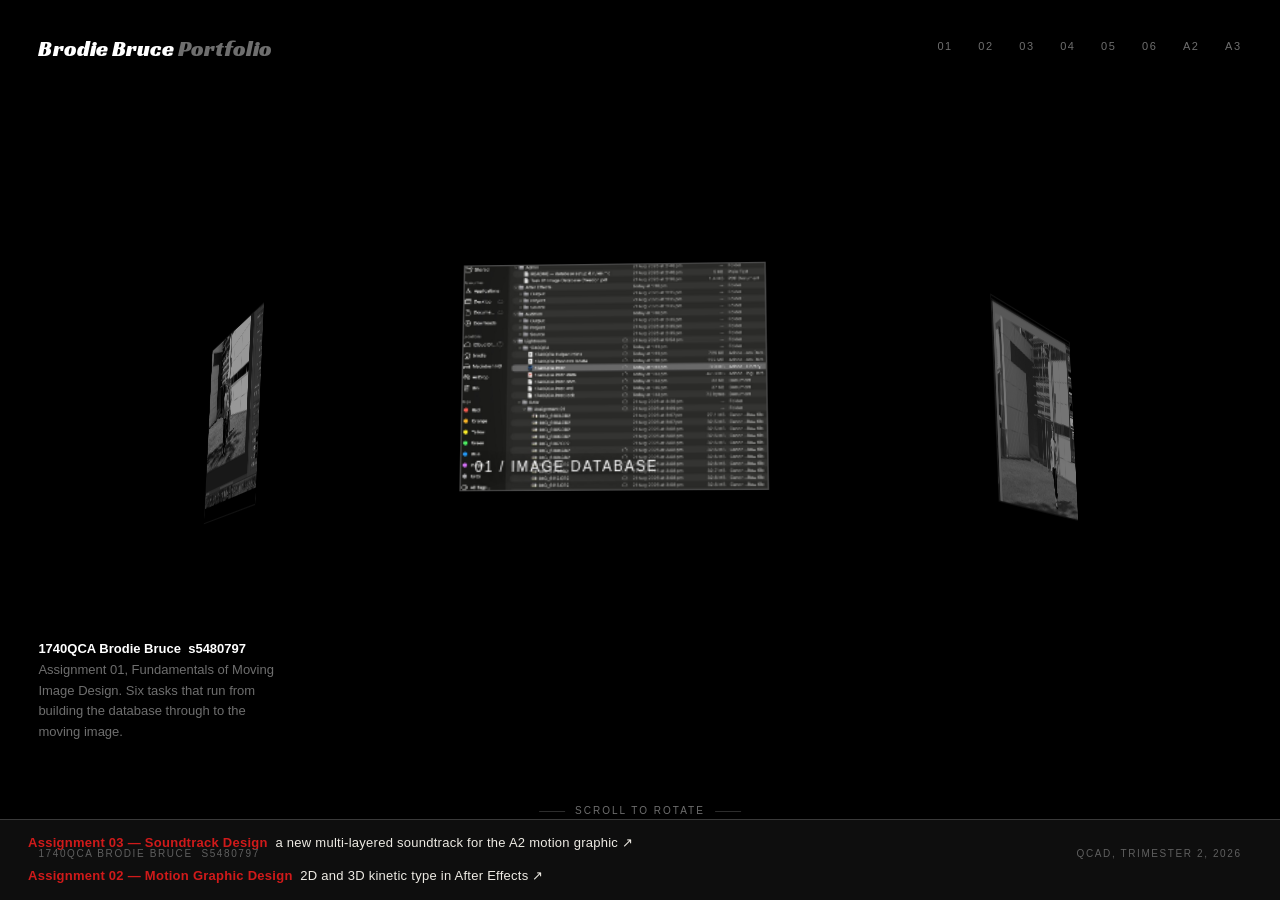
<file: index.html>
<!DOCTYPE html>
<html lang="en" class="index">
<head>
<meta charset="utf-8">
<meta name="viewport" content="width=device-width,initial-scale=1">
<title>1740QCA Brodie Bruce</title>
<meta name="description" content="Process journal for Motion Design at Queensland College of Art and Design.">
<link rel="stylesheet" href="css/style.css">
</head>
<body class="index has-intro">

<div class="intro" id="intro">
  <div class="intro-inner">
    <span class="intro-count" id="introCount">FRAME 001</span>
    <span class="intro-glyph" aria-hidden="true"><i></i><i></i><i></i><i></i><i></i></span>
    <span class="intro-word">Brodie Bruce <span>Portfolio</span></span>
    <span class="intro-sub">1740QCA Brodie Bruce &nbsp;s5480797</span>
  </div>
  <button class="intro-skip" id="introSkip" type="button">Skip</button>
</div>

<header class="masthead">
  <a class="wordmark" href="index.html">Brodie Bruce <span>Portfolio</span></a>
  <nav class="nav">
    <a href="01-database.html">01</a>
    <a href="02-capture.html">02</a>
    <a href="03-composite.html">03</a>
    <a href="04-gif.html">04</a>
    <a href="05-sequences.html">05</a>
    <a href="06-reflection.html">06</a>
    <a href="07-a2.html">A2</a>
    <a href="08-a3.html">A3</a>
  </nav>
</header>

<div style="position:fixed;left:0;right:0;bottom:0;z-index:40;background:#0E0E0E;border-top:1px solid rgba(255,255,255,.18)">
  <a href="08-a3.html" style="display:block;padding:13px 28px 6px;color:#EEEBE4;text-decoration:none;font-size:13px;letter-spacing:.02em"><strong style="color:#D01A1A">Assignment 03 &mdash; Soundtrack Design</strong> &nbsp;a new multi-layered soundtrack for the A2 motion graphic &nearr;</a>
  <a href="07-a2.html" style="display:block;padding:6px 28px 13px;color:#EEEBE4;text-decoration:none;font-size:13px;letter-spacing:.02em"><strong style="color:#D01A1A">Assignment 02 &mdash; Motion Graphic Design</strong> &nbsp;2D and 3D kinetic type in After Effects &nearr;</a>
</div>

<section class="stage">
 <div class="orbit-pin">
  <div class="scatter">

    <a class="tile t1" href="01-database.html" style="view-transition-name:card-01">
      <img src="images/thumb-01.jpg" alt="">
      <span class="meta">01 / Image Database</span>
    </a>

    <a class="tile t2" href="02-capture.html" style="view-transition-name:card-02">
      <img src="images/thumb-02.jpg" alt="">
      <span class="meta">02 / Capture · Import · Edit · Export</span>
    </a>

    <a class="tile t3" href="03-composite.html" style="view-transition-name:card-03">
      <img src="images/thumb-03.jpg" alt="">
      <span class="meta">03 / The Composite Image</span>
    </a>

    <a class="tile t4" href="04-gif.html" style="view-transition-name:card-04">
      <img src="images/thumb-04.jpg" alt="">
      <span class="meta">04 / The GIF</span>
    </a>

    <a class="tile t5" href="05-sequences.html" style="view-transition-name:card-05">
      <img src="images/thumb-05.jpg" alt="">
      <span class="meta">05 / Image Sequences</span>
    </a>

    <a class="tile t6" href="06-reflection.html" style="view-transition-name:card-06">
      <img src="images/thumb-06.jpg" alt="">
      <span class="meta">06 / Reflective Report</span>
    </a>

    <span class="glyph" aria-hidden="true"><i></i><i></i><i></i><i></i><i></i></span>

  </div>
  <p class="standfirst"><strong style="color:#fff">1740QCA Brodie Bruce &nbsp;s5480797</strong><br>Assignment 01, Fundamentals of Moving Image Design. Six tasks that run from building the database through to the moving image.</p>
  <span class="scrollhint">Scroll to rotate</span>
 </div>
</section>


<footer class="sitefoot">
  <span>1740QCA Brodie Bruce &nbsp;s5480797</span>
  <span>QCAD, Trimester 2, 2026</span>
</footer>

<script src="js/main.js"></script>
</body>
</html>
</file>
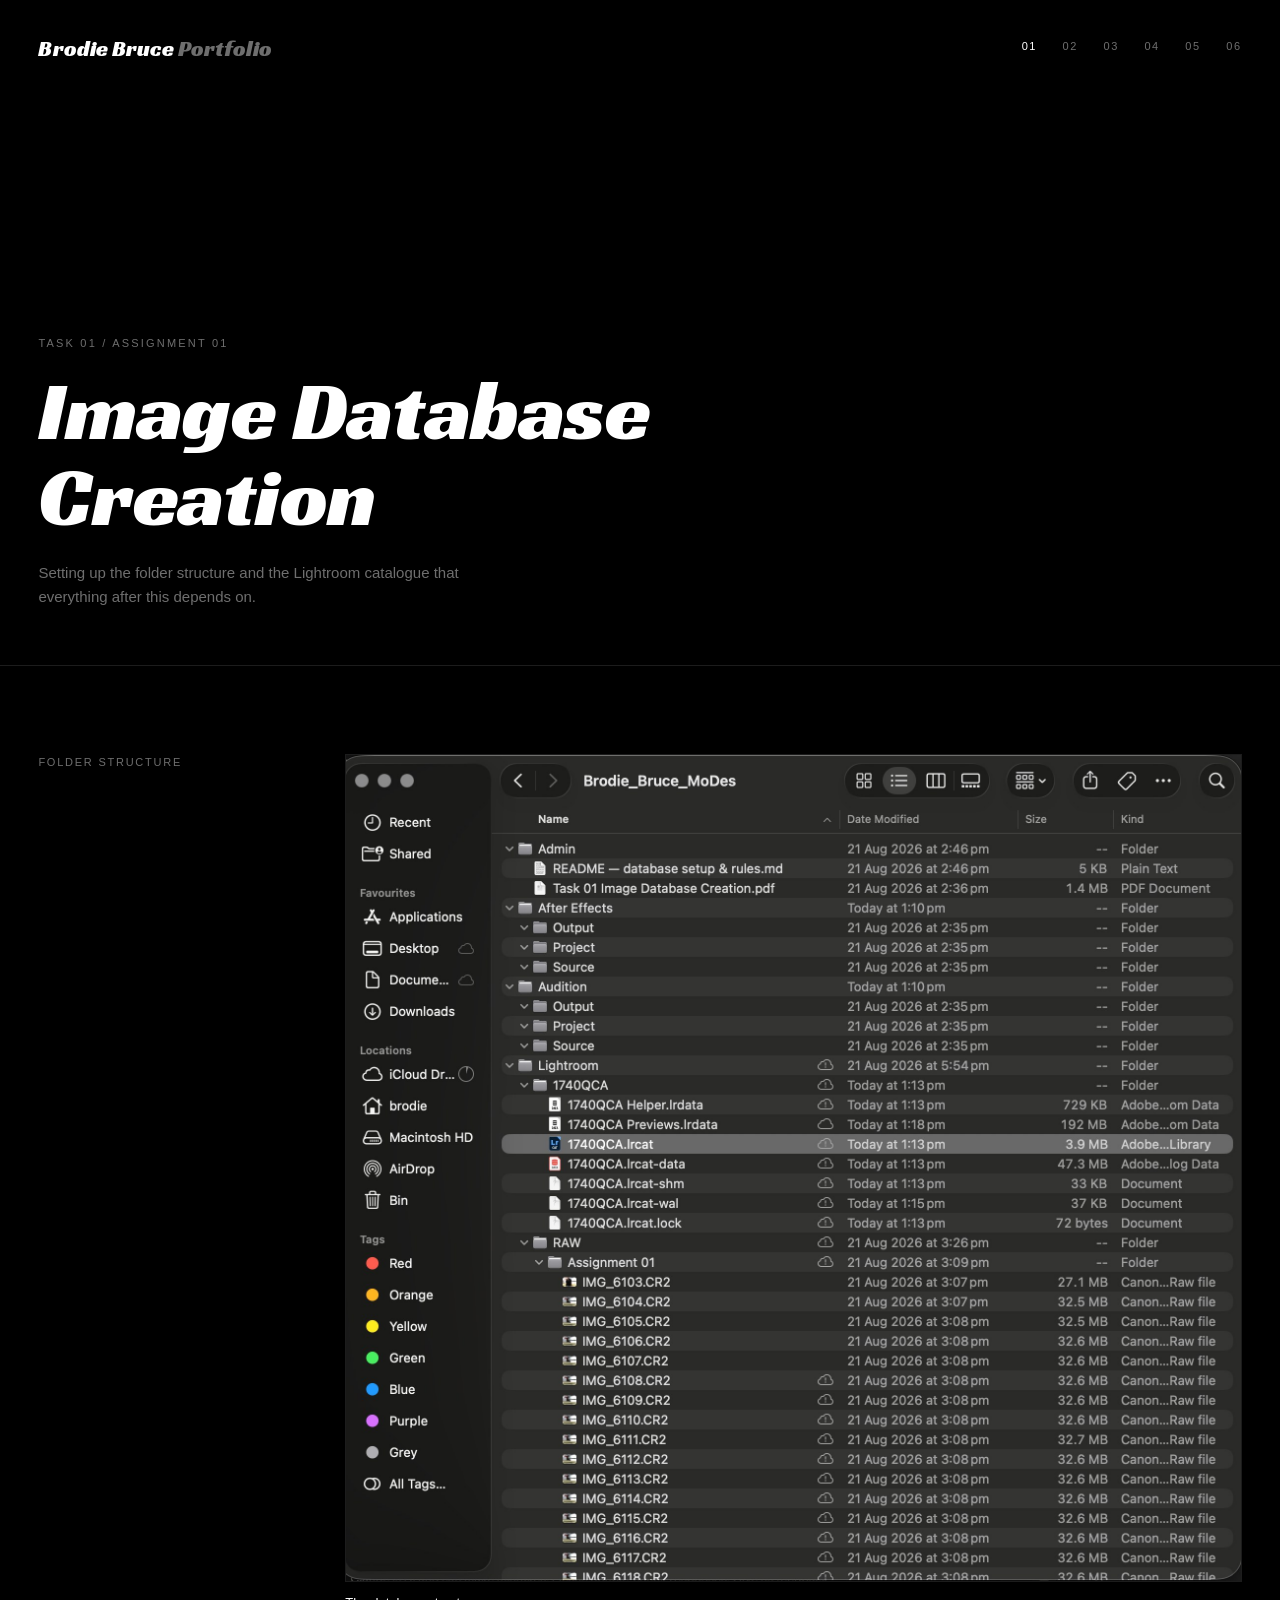
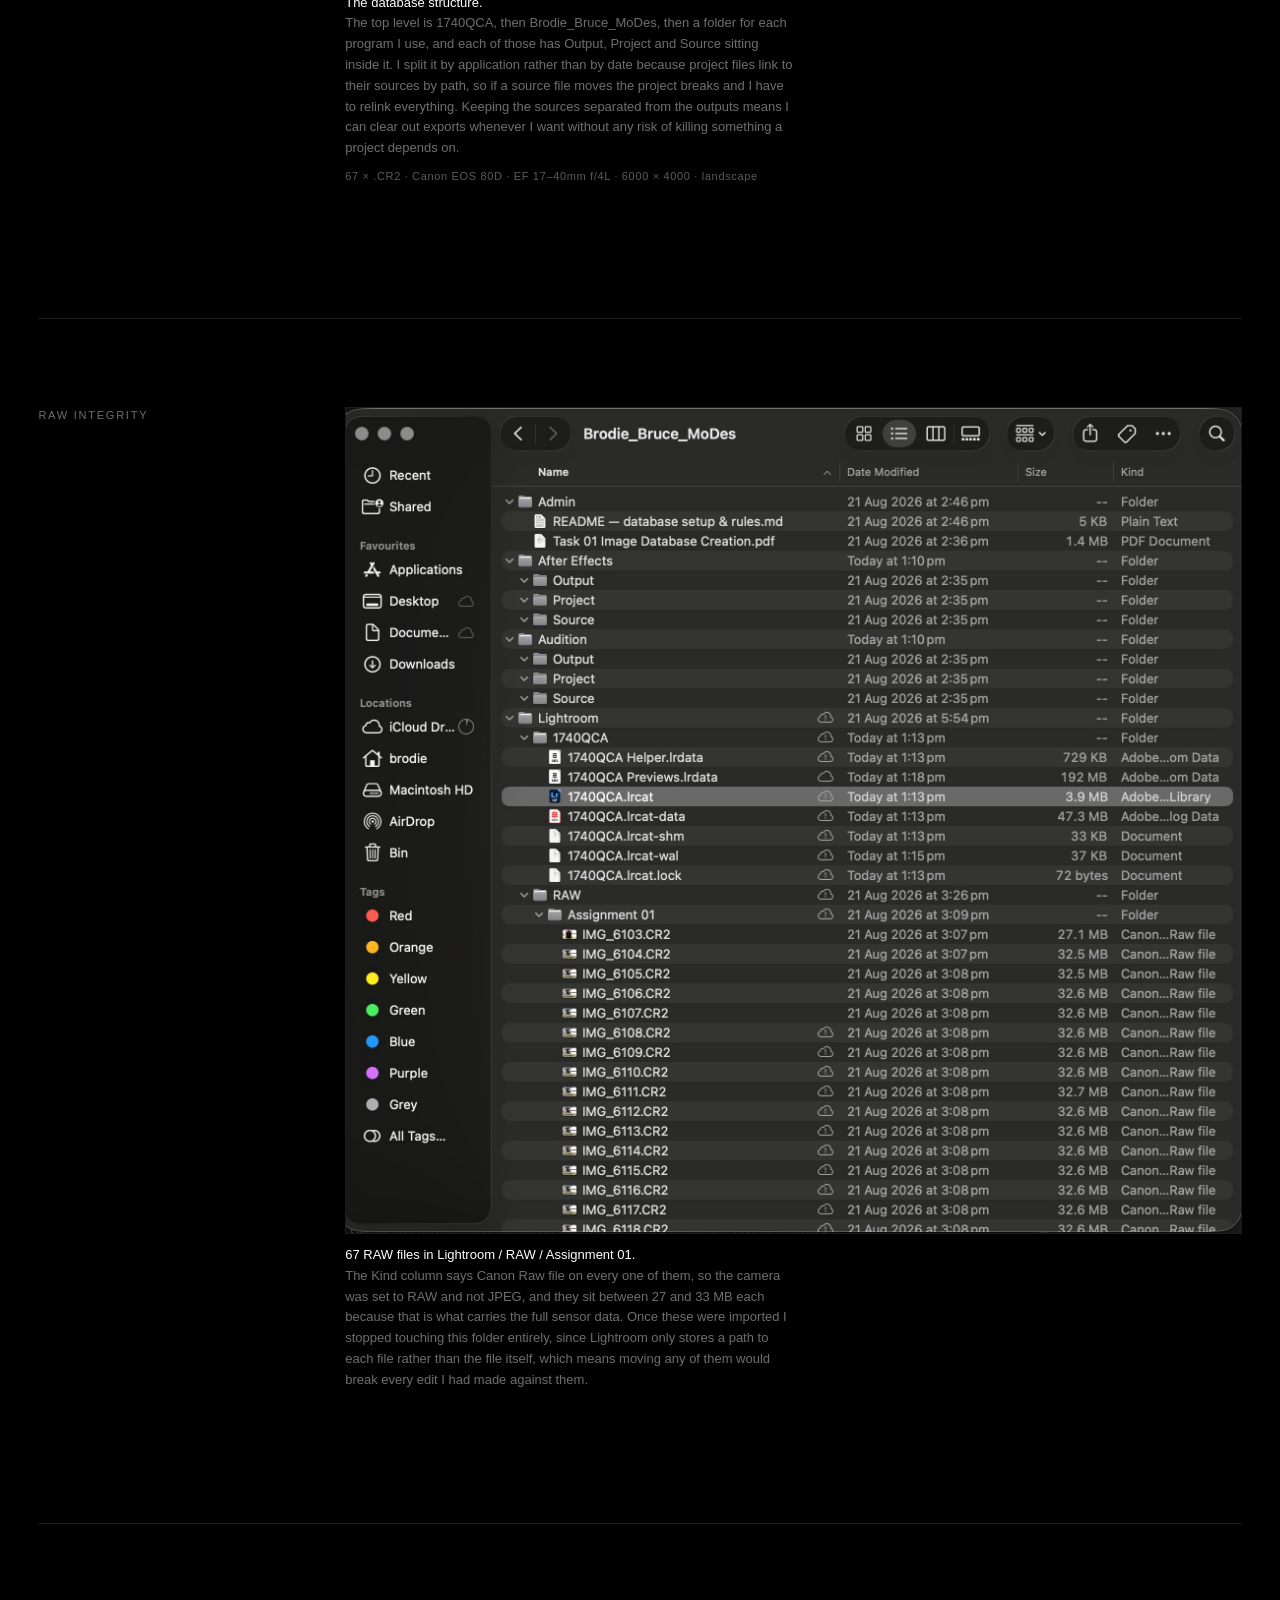
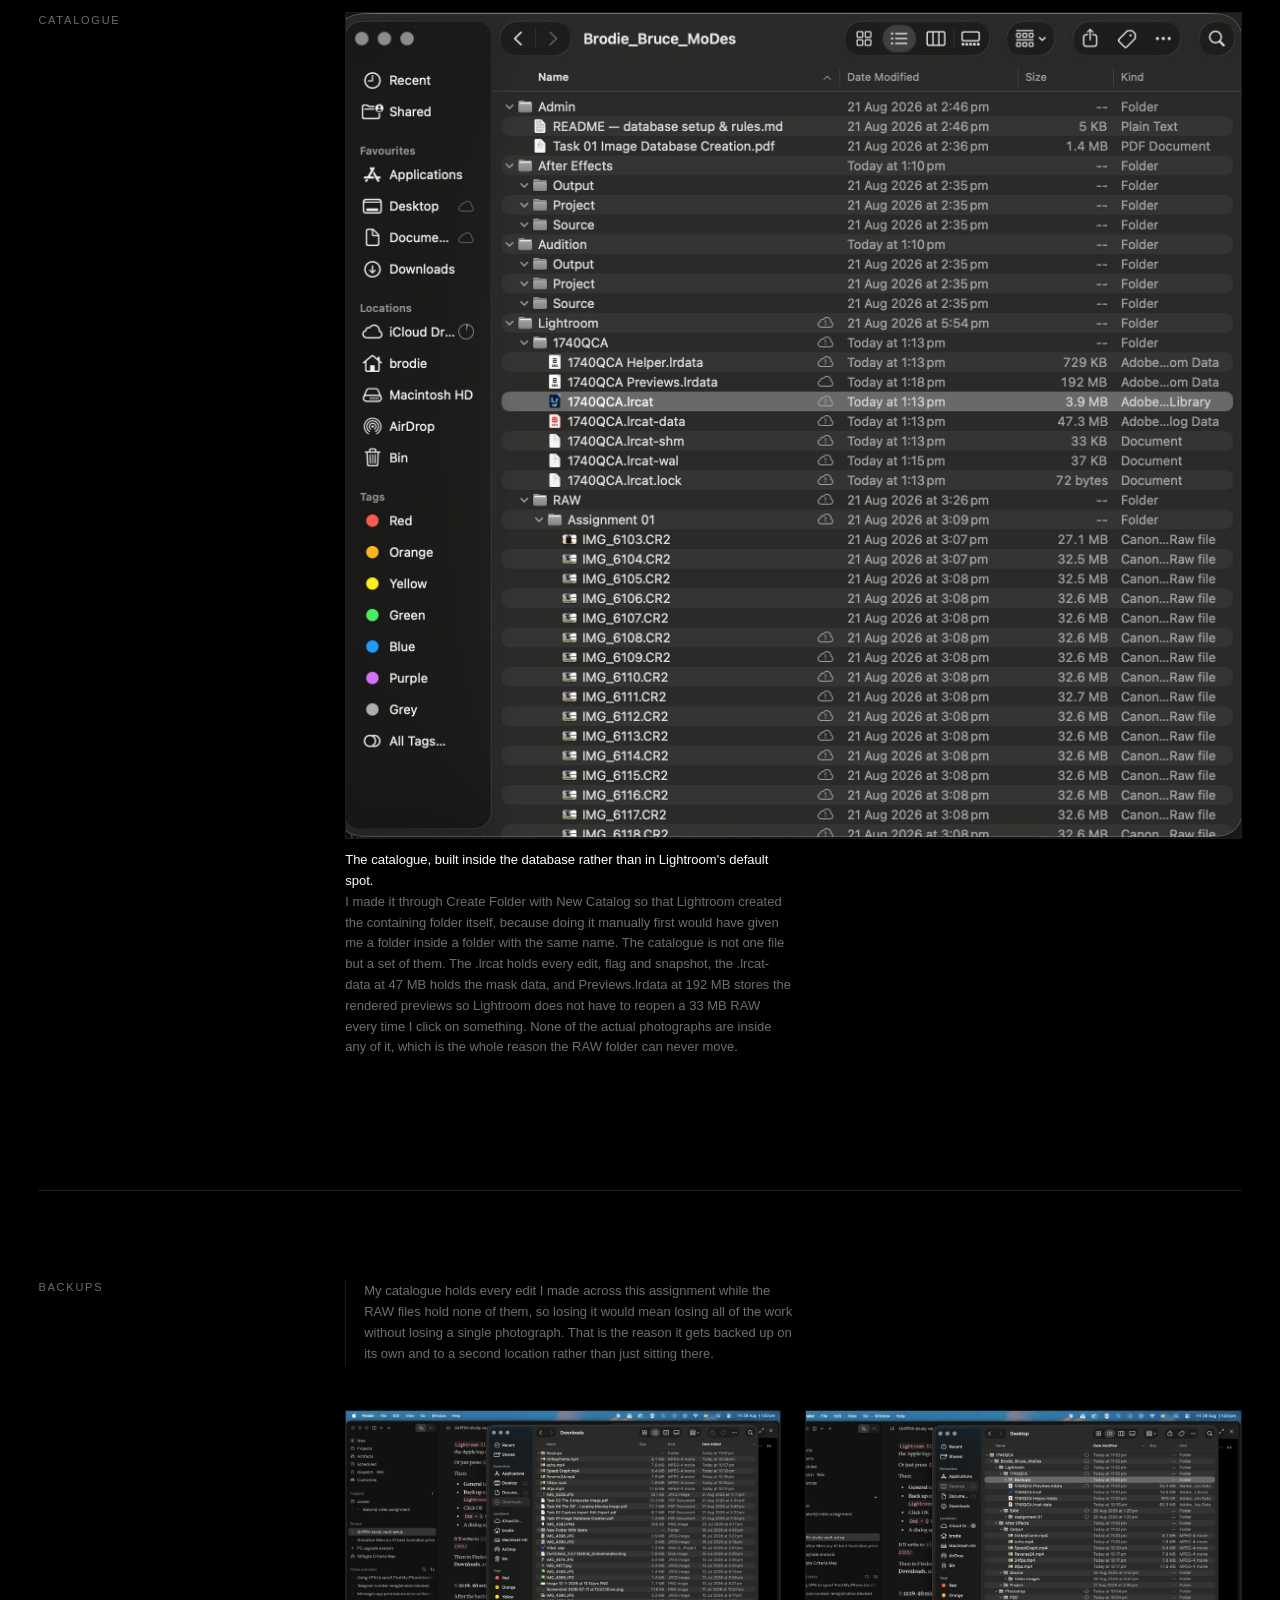
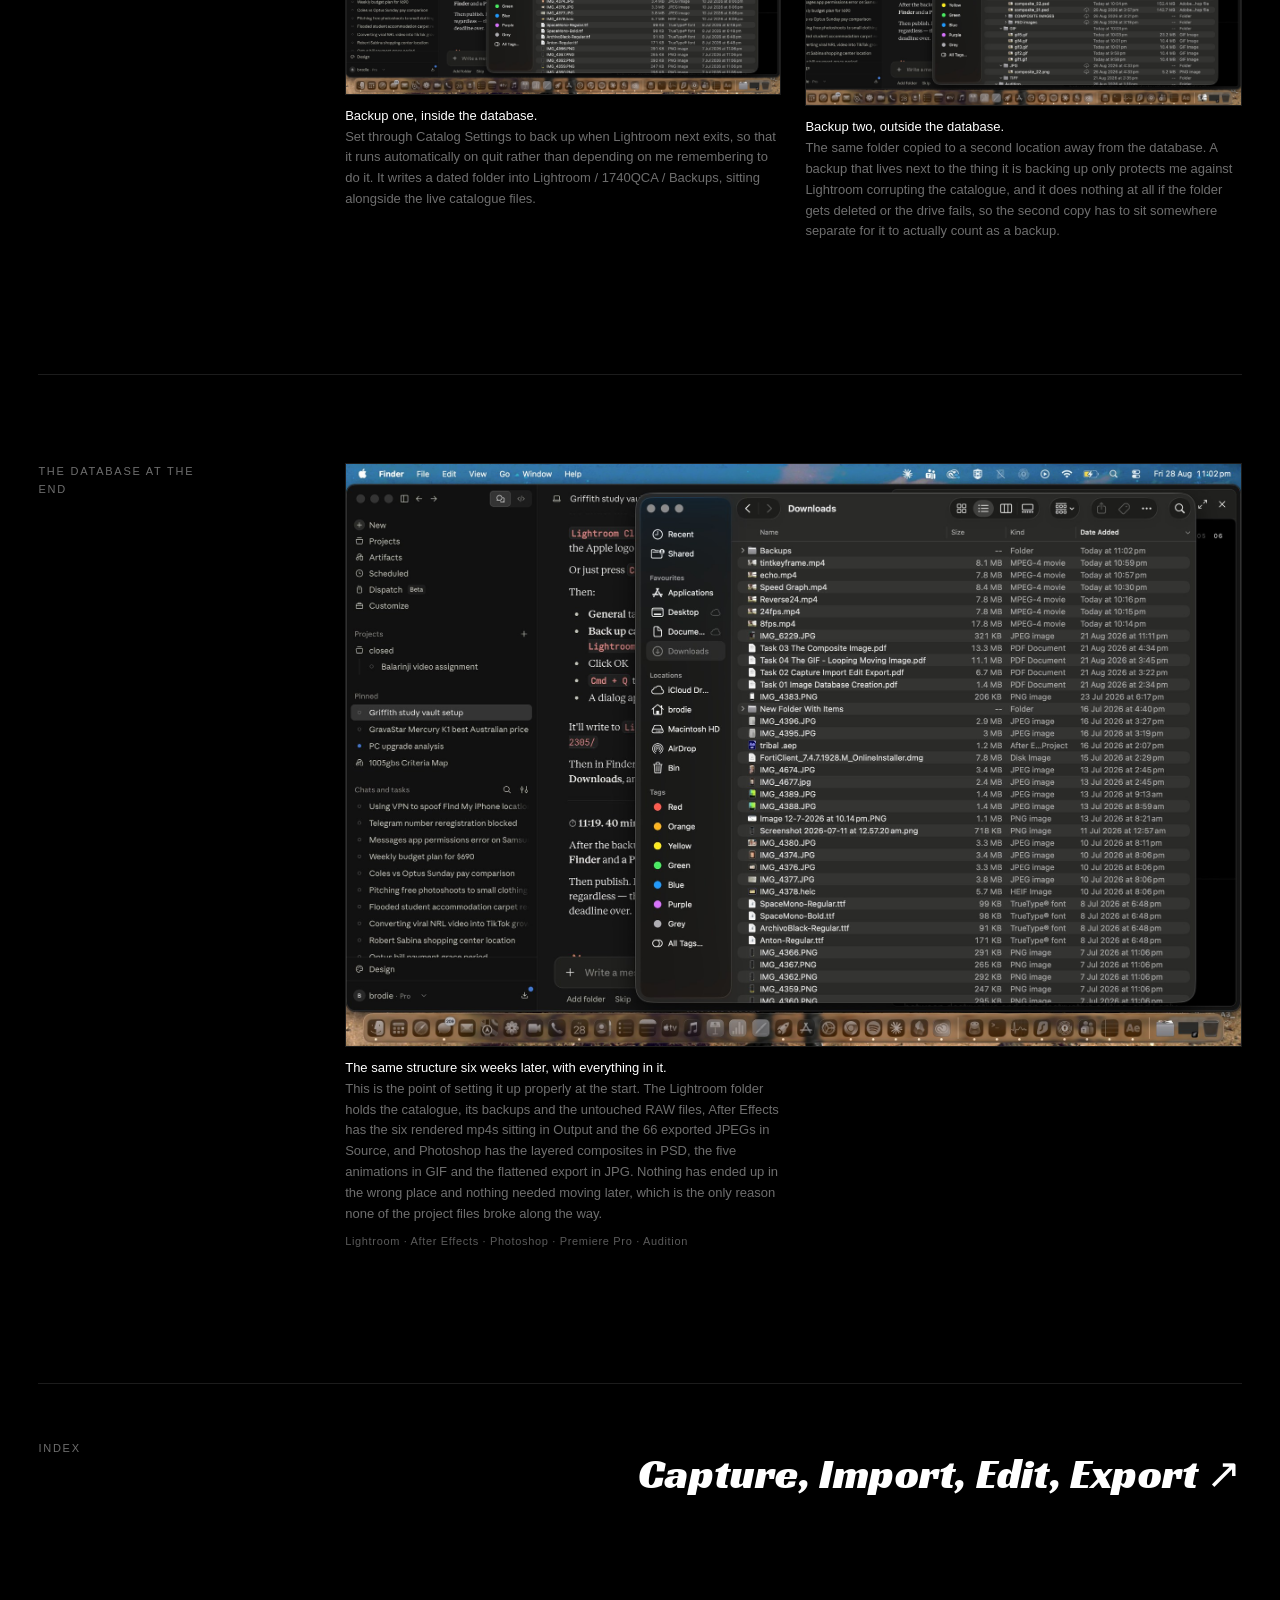
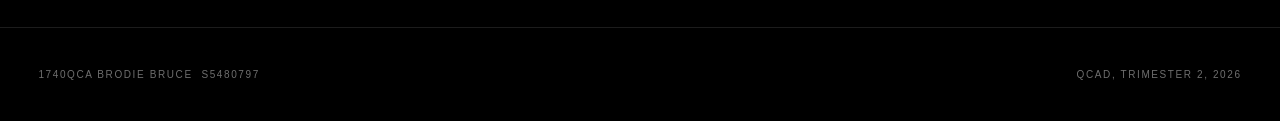
<file: 01-database.html>
<!DOCTYPE html>
<html lang="en">
<head>
<meta charset="utf-8">
<meta name="viewport" content="width=device-width,initial-scale=1">
<title>01 Image Database Creation / 1740QCA Brodie Bruce</title>
<link rel="stylesheet" href="css/style.css">
</head>
<body class="interior">

<header class="masthead">
  <a class="wordmark" href="index.html">Brodie Bruce <span>Portfolio</span></a>
  <nav class="nav">
    <a href="01-database.html" aria-current="page">01</a>
    <a href="02-capture.html">02</a>
    <a href="03-composite.html">03</a>
    <a href="04-gif.html">04</a>
    <a href="05-sequences.html">05</a>
    <a href="06-reflection.html">06</a>
  </nav>
</header>

<section class="hero" style="view-transition-name:card-01">
  <div>
    <div class="idx">Task 01 / Assignment 01</div>
    <h1>Image Database Creation</h1>
    <p>Setting up the folder structure and the Lightroom catalogue that everything after this depends on.</p>
  </div>
</section>

<main>
  <section class="band reveal">
    <h2>Folder structure</h2>
    <div class="body">
      <figure>
        <img src="images/t01-folder-structure.jpg" alt="Finder window showing the Brodie_Bruce_MoDes database structure expanded in list view">
        <figcaption>
          <strong>The database structure.</strong><br>
          The top level is 1740QCA, then Brodie_Bruce_MoDes, then a folder for each program I use, and each of those has Output, Project and Source sitting inside it. I split it by application rather than by date because project files link to their sources by path, so if a source file moves the project breaks and I have to relink everything. Keeping the sources separated from the outputs means I can clear out exports whenever I want without any risk of killing something a project depends on.
        </figcaption>
        <div class="specs">67 × .CR2 · Canon EOS 80D · EF 17–40mm f/4L · 6000 × 4000 · landscape</div>
      </figure>
    </div>
  </section>

  <section class="band reveal">
    <h2>RAW integrity</h2>
    <div class="body">
      <figure>
        <img src="images/t02-raw-folder.jpg" alt="Finder showing the Assignment 01 folder containing 67 Canon CR2 raw files">
        <figcaption>
          <strong>67 RAW files in Lightroom / RAW / Assignment 01.</strong><br>
          The Kind column says Canon Raw file on every one of them, so the camera was set to RAW and not JPEG, and they sit between 27 and 33 MB each because that is what carries the full sensor data. Once these were imported I stopped touching this folder entirely, since Lightroom only stores a path to each file rather than the file itself, which means moving any of them would break every edit I had made against them.
        </figcaption>
      </figure>
    </div>
  </section>

  <section class="band reveal">
    <h2>Catalogue</h2>
    <div class="body">
      <figure>
        <img src="images/t01-catalogue.jpg" alt="Finder showing the Lightroom catalogue files inside the 1740QCA folder">
        <figcaption>
          <strong>The catalogue, built inside the database rather than in Lightroom's default spot.</strong><br>
          I made it through Create Folder with New Catalog so that Lightroom created the containing folder itself, because doing it manually first would have given me a folder inside a folder with the same name. The catalogue is not one file but a set of them. The .lrcat holds every edit, flag and snapshot, the .lrcat-data at 47 MB holds the mask data, and Previews.lrdata at 192 MB stores the rendered previews so Lightroom does not have to reopen a 33 MB RAW every time I click on something. None of the actual photographs are inside any of it, which is the whole reason the RAW folder can never move.
        </figcaption>
      </figure>
    </div>
  </section>

  <section class="band reveal">
    <h2>Backups</h2>
    <div class="body">
      <p class="note">My catalogue holds every edit I made across this assignment while the RAW files hold none of them, so losing it would mean losing all of the work without losing a single photograph. That is the reason it gets backed up on its own and to a second location rather than just sitting there.</p>
      <div class="pair">
        <figure>
          <img src="images/t01-backup-drive.jpg" alt="Finder showing the Backups folder inside the Lightroom database">
          <figcaption>
          <strong>Backup one, inside the database.</strong><br>
          Set through Catalog Settings to back up when Lightroom next exits, so that it runs automatically on quit rather than depending on me remembering to do it. It writes a dated folder into Lightroom / 1740QCA / Backups, sitting alongside the live catalogue files.
        </figcaption>
        </figure>
        <figure>
          <img src="images/t01-backup-usb.jpg" alt="Finder showing the same Backups folder copied into Downloads">
          <figcaption>
          <strong>Backup two, outside the database.</strong><br>
          The same folder copied to a second location away from the database. A backup that lives next to the thing it is backing up only protects me against Lightroom corrupting the catalogue, and it does nothing at all if the folder gets deleted or the drive fails, so the second copy has to sit somewhere separate for it to actually count as a backup.
        </figcaption>
        </figure>
      </div>
    </div>
  </section>

  <section class="band reveal">
    <h2>The database at the end</h2>
    <div class="body">
      <figure>
        <img src="images/t01-final-structure.jpg" alt="Finder showing the full database expanded with every folder populated at the end of the assignment">
        <figcaption>
          <strong>The same structure six weeks later, with everything in it.</strong><br>
          This is the point of setting it up properly at the start. The Lightroom folder holds the catalogue, its backups and the untouched RAW files, After Effects has the six rendered mp4s sitting in Output and the 66 exported JPEGs in Source, and Photoshop has the layered composites in PSD, the five animations in GIF and the flattened export in JPG. Nothing has ended up in the wrong place and nothing needed moving later, which is the only reason none of the project files broke along the way.
        </figcaption>
        <div class="specs">Lightroom · After Effects · Photoshop · Premiere Pro · Audition</div>
      </figure>
    </div>
  </section>

  <div class="pager">
    <a href="index.html">Index</a>
    <a class="next" href="02-capture.html">Capture, Import, Edit, Export &nearr;</a>
  </div>
</main>

<footer class="sitefoot">
  <span>1740QCA Brodie Bruce &nbsp;s5480797</span>
  <span>QCAD, Trimester 2, 2026</span>
</footer>

<script src="js/main.js"></script>
</body>
</html>
</file>
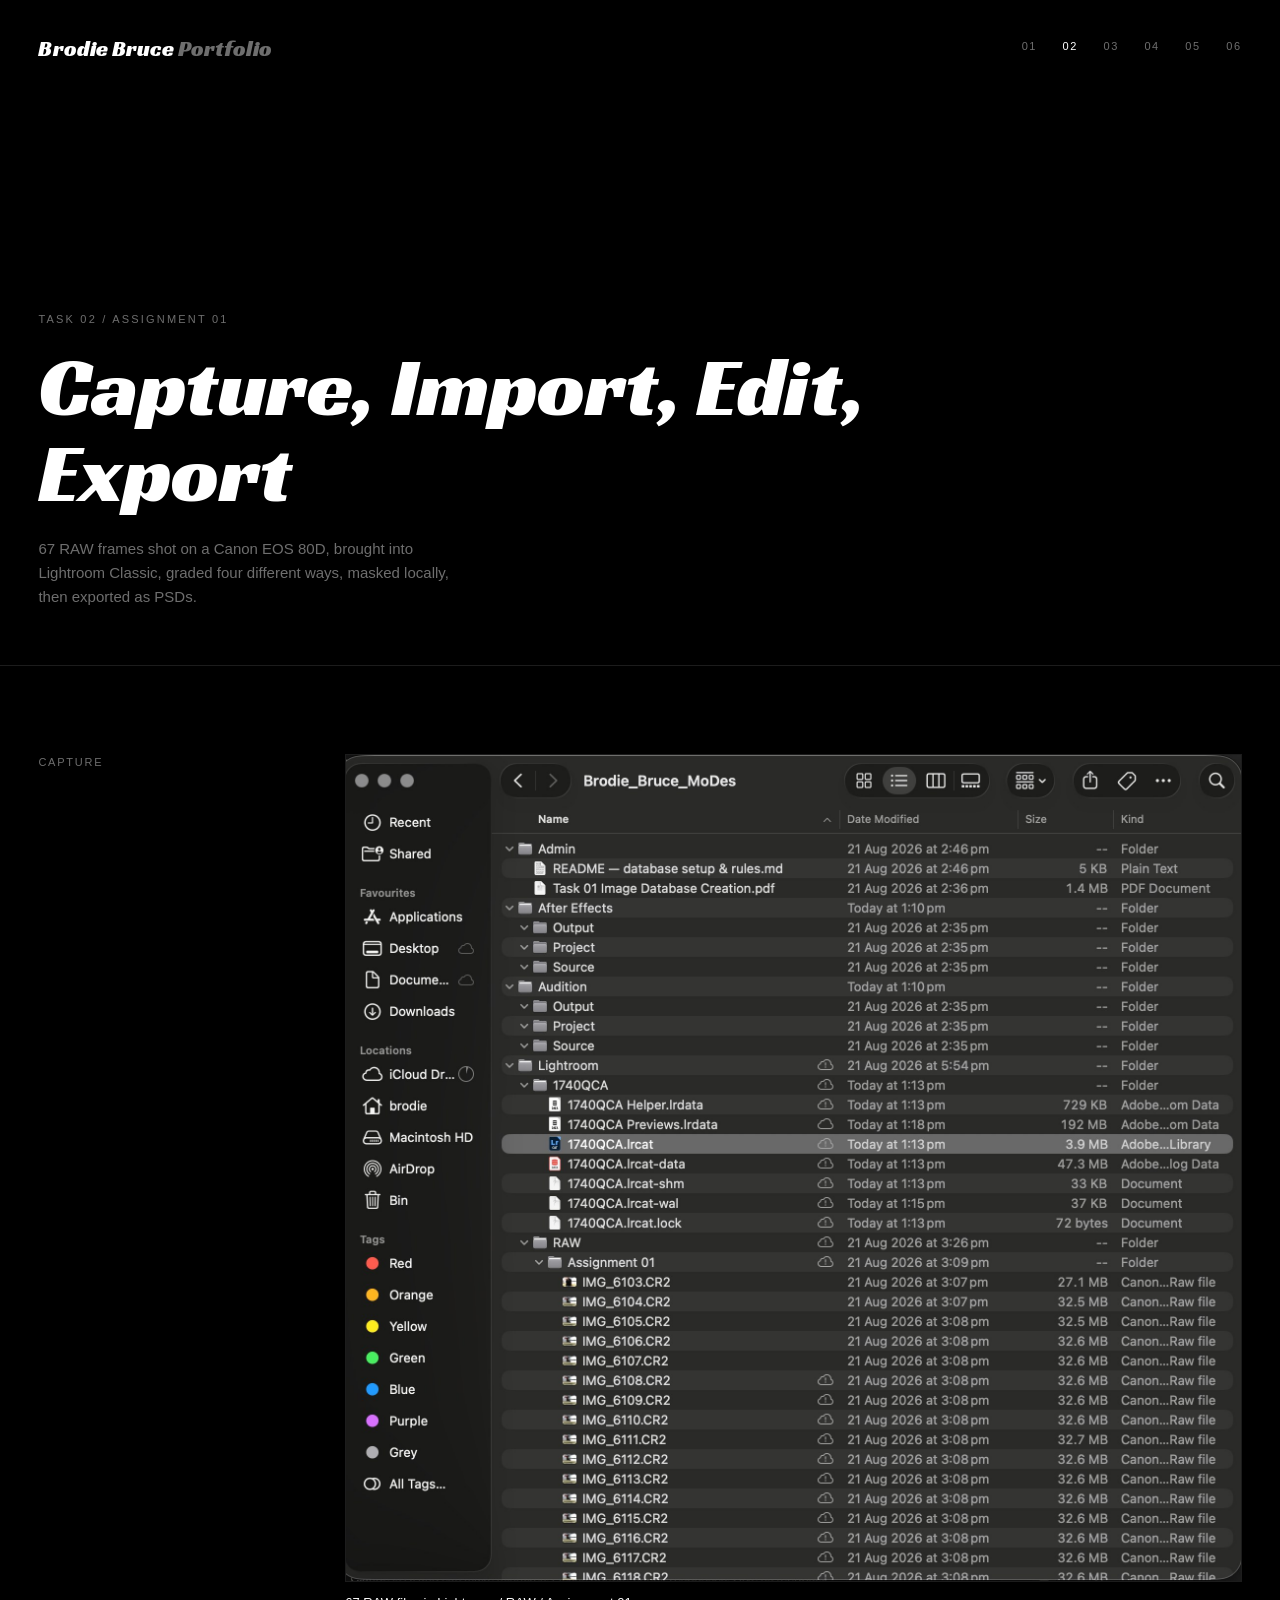
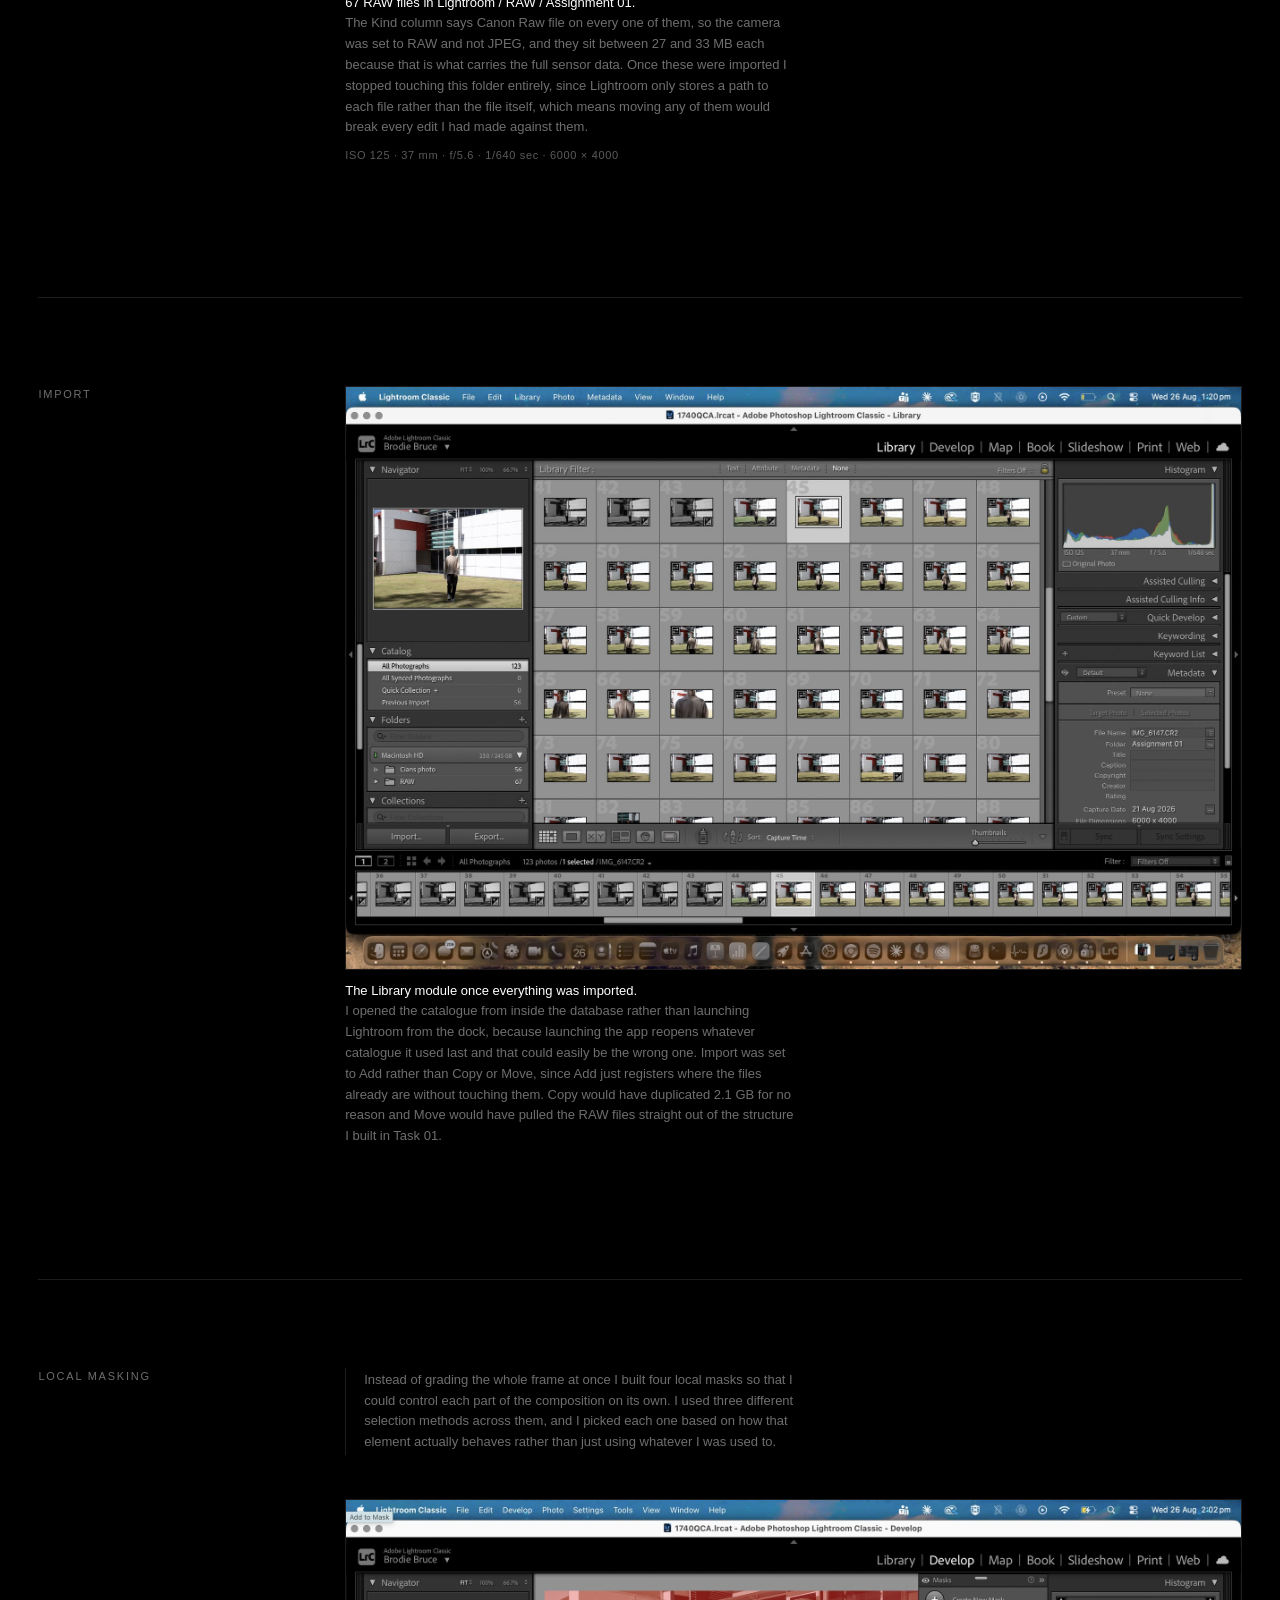
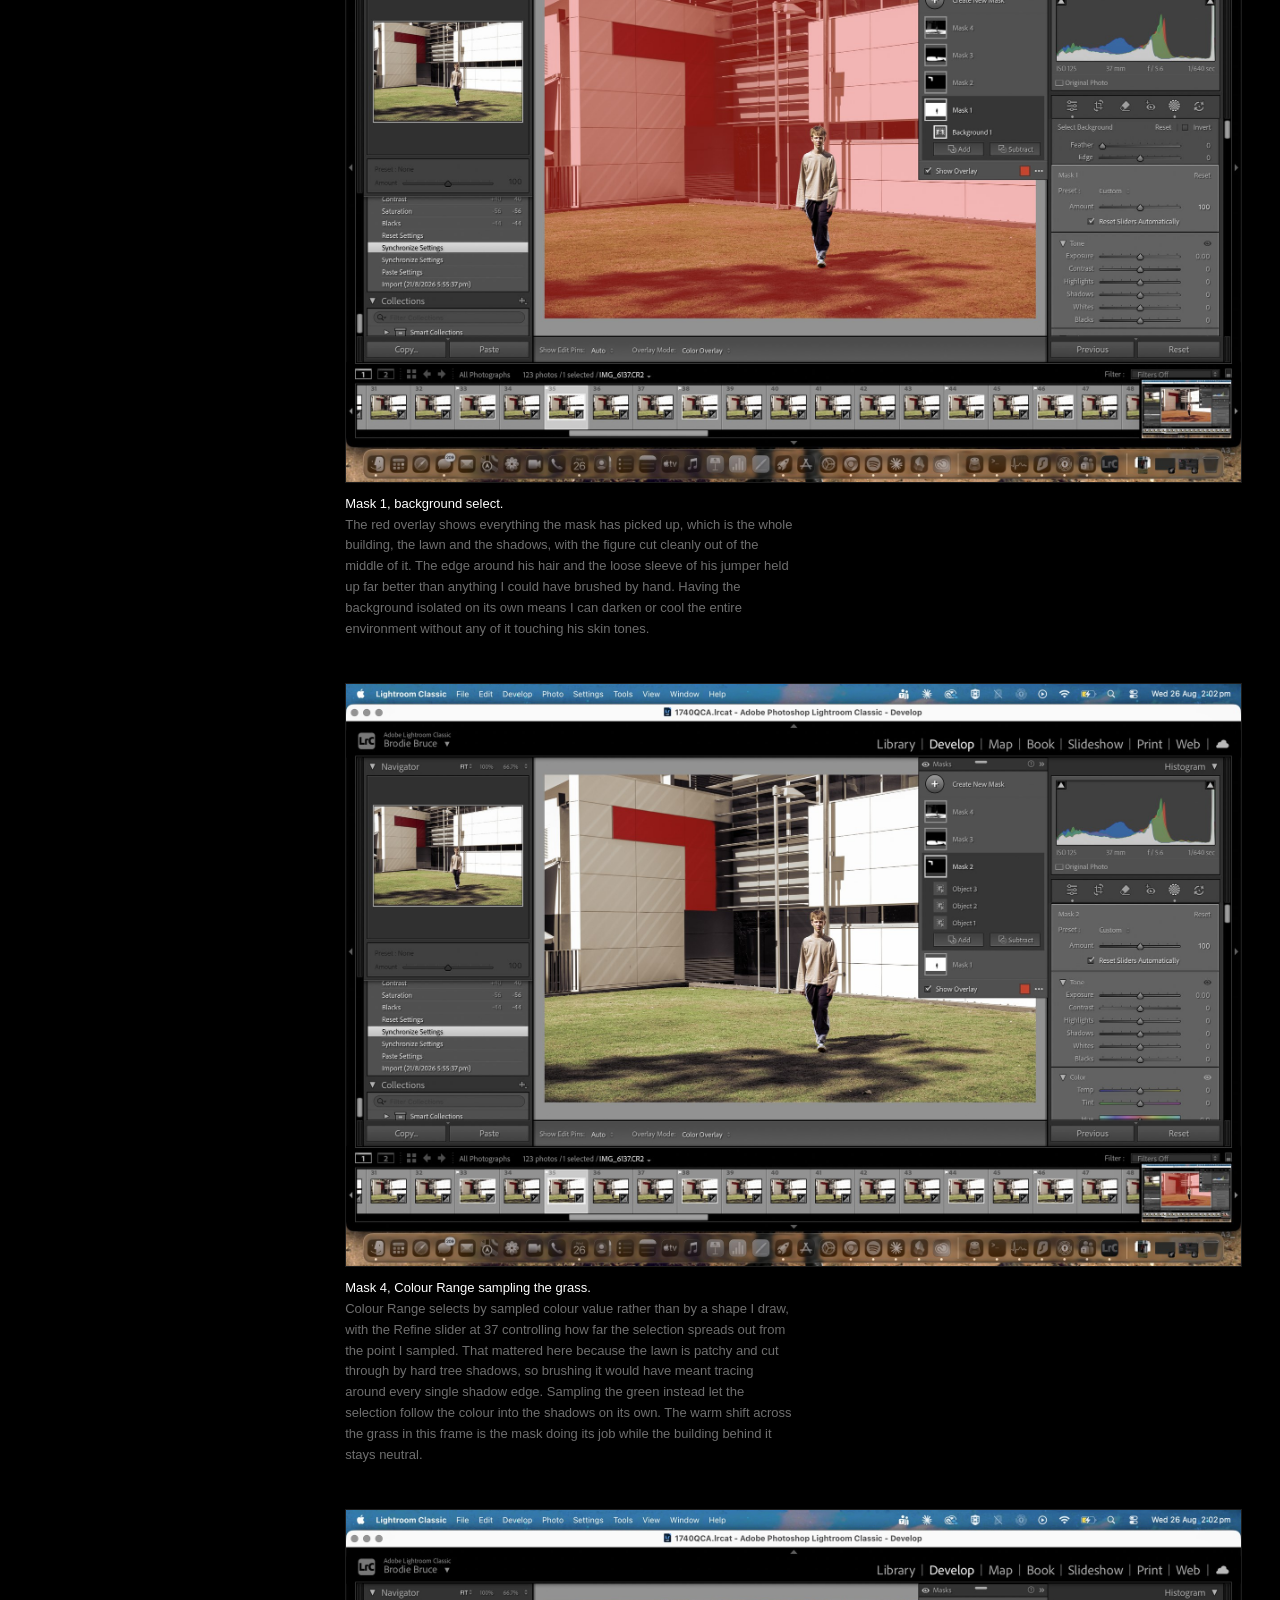
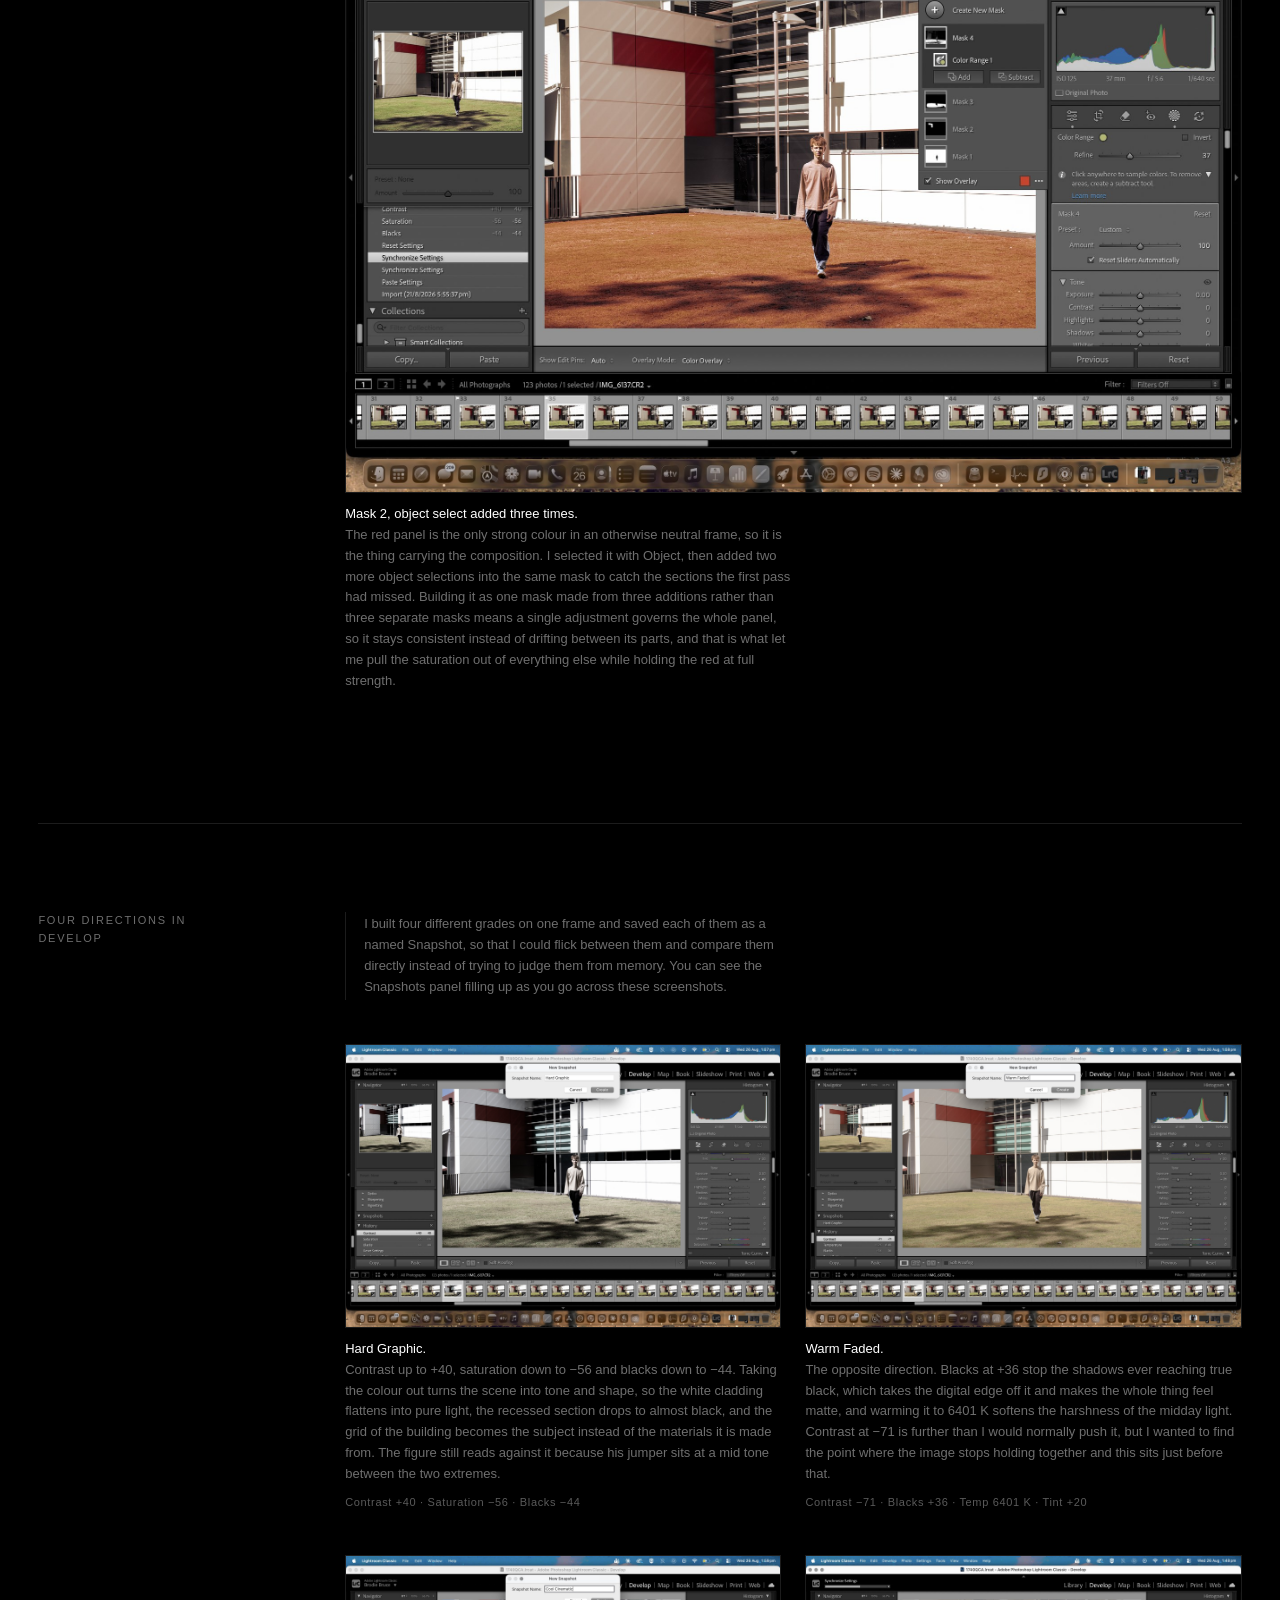
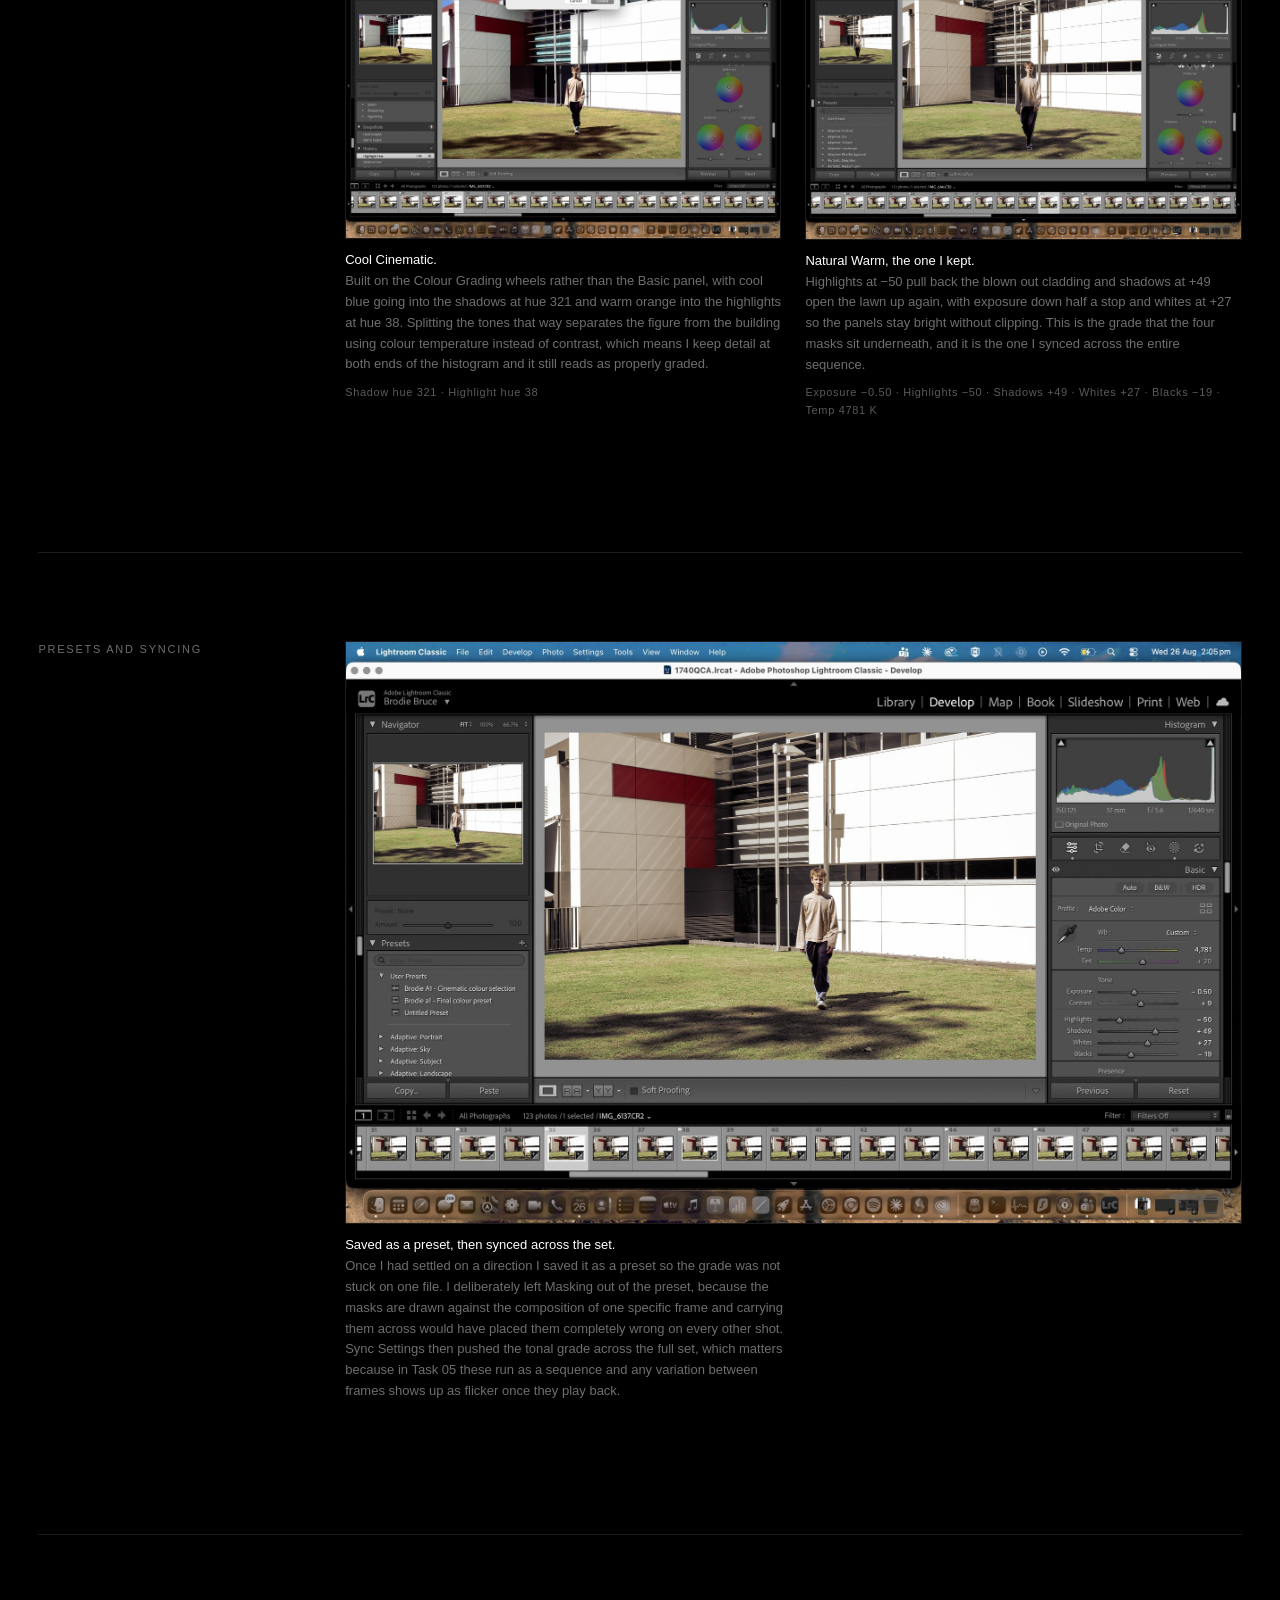
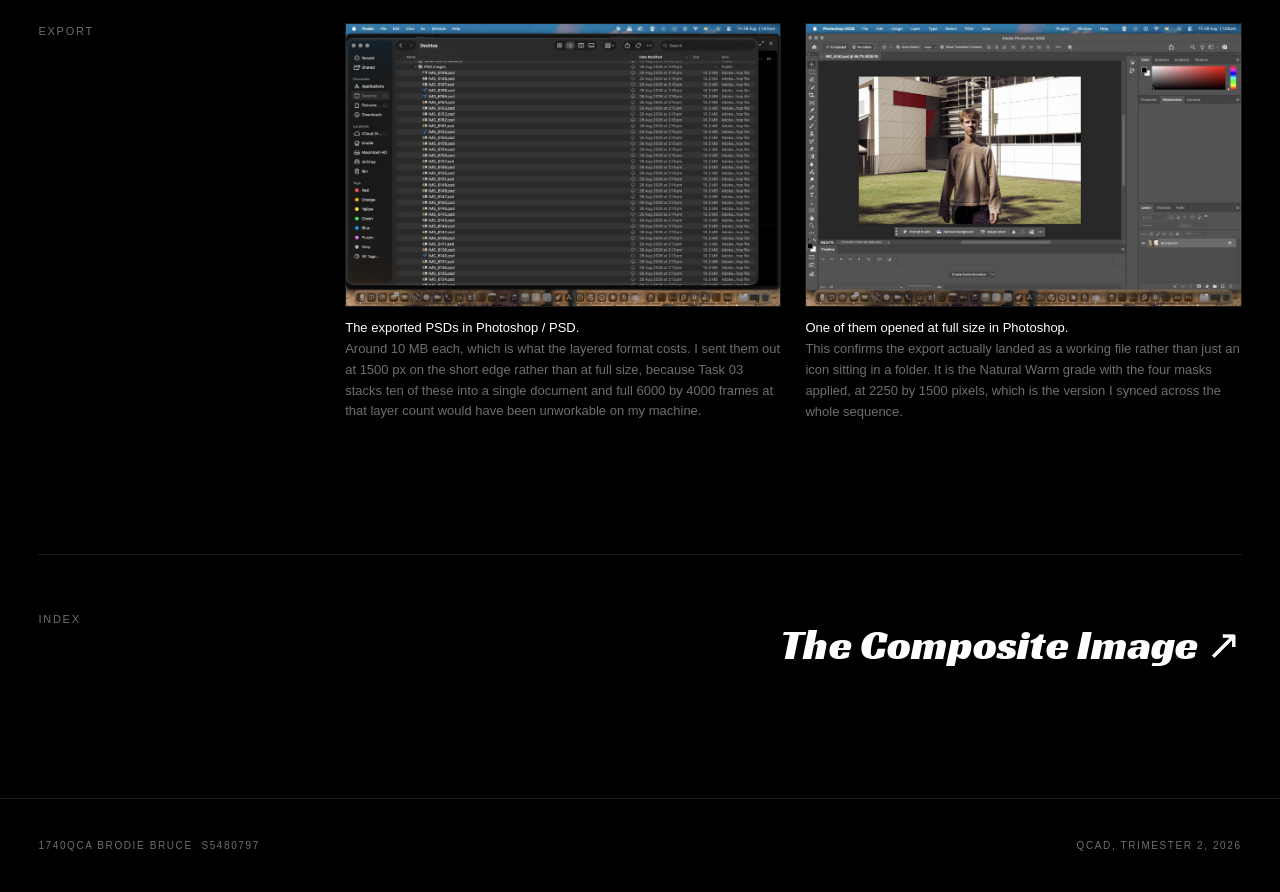
<file: 02-capture.html>
<!DOCTYPE html>
<html lang="en">
<head>
<meta charset="utf-8">
<meta name="viewport" content="width=device-width,initial-scale=1">
<title>02 Capture, Import, Edit, Export / 1740QCA Brodie Bruce</title>
<link rel="stylesheet" href="css/style.css">
</head>
<body class="interior">

<header class="masthead">
  <a class="wordmark" href="index.html">Brodie Bruce <span>Portfolio</span></a>
  <nav class="nav">
    <a href="01-database.html">01</a>
    <a href="02-capture.html" aria-current="page">02</a>
    <a href="03-composite.html">03</a>
    <a href="04-gif.html">04</a>
    <a href="05-sequences.html">05</a>
    <a href="06-reflection.html">06</a>
  </nav>
</header>

<section class="hero" style="view-transition-name:card-02">
  <div>
    <div class="idx">Task 02 / Assignment 01</div>
    <h1>Capture, Import, Edit, Export</h1>
    <p>67 RAW frames shot on a Canon EOS 80D, brought into Lightroom Classic, graded four different ways, masked locally, then exported as PSDs.</p>
  </div>
</section>

<main>
  <section class="band reveal">
    <h2>Capture</h2>
    <div class="body">
      <figure>
        <img src="images/t02-raw-folder.jpg" alt="Finder showing 67 Canon CR2 files">
        <figcaption>
          <strong>67 RAW files in Lightroom / RAW / Assignment 01.</strong><br>
          The Kind column says Canon Raw file on every one of them, so the camera was set to RAW and not JPEG, and they sit between 27 and 33 MB each because that is what carries the full sensor data. Once these were imported I stopped touching this folder entirely, since Lightroom only stores a path to each file rather than the file itself, which means moving any of them would break every edit I had made against them.
        </figcaption>
        <div class="specs">ISO 125 · 37 mm · f/5.6 · 1/640 sec · 6000 × 4000</div>
      </figure>
    </div>
  </section>

  <section class="band reveal">
    <h2>Import</h2>
    <div class="body">
      <figure>
        <img src="images/t02-library-module.jpg" alt="Lightroom Classic Library module showing the imported frames in grid view">
        <figcaption>
          <strong>The Library module once everything was imported.</strong><br>
          I opened the catalogue from inside the database rather than launching Lightroom from the dock, because launching the app reopens whatever catalogue it used last and that could easily be the wrong one. Import was set to Add rather than Copy or Move, since Add just registers where the files already are without touching them. Copy would have duplicated 2.1 GB for no reason and Move would have pulled the RAW files straight out of the structure I built in Task 01.
        </figcaption>
      </figure>
    </div>
  </section>

  <section class="band reveal">
    <h2>Local masking</h2>
    <div class="body">
      <p class="note">Instead of grading the whole frame at once I built four local masks so that I could control each part of the composition on its own. I used three different selection methods across them, and I picked each one based on how that element actually behaves rather than just using whatever I was used to.</p>

      <figure>
        <img src="images/t02-masking.jpg" alt="Lightroom mask overlay showing the background selected in red with the figure excluded">
        <figcaption>
          <strong>Mask 1, background select.</strong><br>
          The red overlay shows everything the mask has picked up, which is the whole building, the lawn and the shadows, with the figure cut cleanly out of the middle of it. The edge around his hair and the loose sleeve of his jumper held up far better than anything I could have brushed by hand. Having the background isolated on its own means I can darken or cool the entire environment without any of it touching his skin tones.
        </figcaption>
      </figure>

      <figure>
        <img src="images/t02-masking-02.jpg" alt="Lightroom Color Range mask selecting the grass">
        <figcaption>
          <strong>Mask 4, Colour Range sampling the grass.</strong><br>
          Colour Range selects by sampled colour value rather than by a shape I draw, with the Refine slider at 37 controlling how far the selection spreads out from the point I sampled. That mattered here because the lawn is patchy and cut through by hard tree shadows, so brushing it would have meant tracing around every single shadow edge. Sampling the green instead let the selection follow the colour into the shadows on its own. The warm shift across the grass in this frame is the mask doing its job while the building behind it stays neutral.
        </figcaption>
      </figure>

      <figure>
        <img src="images/t02-masking-03.jpg" alt="Lightroom masks panel showing Mask 2 built from three object selections">
        <figcaption>
          <strong>Mask 2, object select added three times.</strong><br>
          The red panel is the only strong colour in an otherwise neutral frame, so it is the thing carrying the composition. I selected it with Object, then added two more object selections into the same mask to catch the sections the first pass had missed. Building it as one mask made from three additions rather than three separate masks means a single adjustment governs the whole panel, so it stays consistent instead of drifting between its parts, and that is what let me pull the saturation out of everything else while holding the red at full strength.
        </figcaption>
      </figure>
    </div>
  </section>

  <section class="band reveal">
    <h2>Four directions in Develop</h2>
    <div class="body">
      <p class="note">I built four different grades on one frame and saved each of them as a named Snapshot, so that I could flick between them and compare them directly instead of trying to judge them from memory. You can see the Snapshots panel filling up as you go across these screenshots.</p>

      <div class="pair">
        <figure>
          <img src="images/t02-develop-01.jpg" alt="Lightroom Develop module, high contrast desaturated grade">
          <figcaption>
          <strong>Hard Graphic.</strong><br>
          Contrast up to +40, saturation down to −56 and blacks down to −44. Taking the colour out turns the scene into tone and shape, so the white cladding flattens into pure light, the recessed section drops to almost black, and the grid of the building becomes the subject instead of the materials it is made from. The figure still reads against it because his jumper sits at a mid tone between the two extremes.
        </figcaption>
          <div class="specs">Contrast +40 · Saturation −56 · Blacks −44</div>
        </figure>
        <figure>
          <img src="images/t02-develop-02.jpg" alt="Lightroom Develop module, low contrast warm faded grade">
          <figcaption>
          <strong>Warm Faded.</strong><br>
          The opposite direction. Blacks at +36 stop the shadows ever reaching true black, which takes the digital edge off it and makes the whole thing feel matte, and warming it to 6401 K softens the harshness of the midday light. Contrast at −71 is further than I would normally push it, but I wanted to find the point where the image stops holding together and this sits just before that.
        </figcaption>
          <div class="specs">Contrast −71 · Blacks +36 · Temp 6401 K · Tint +20</div>
        </figure>
      </div>

      <div class="pair">
        <figure>
          <img src="images/t02-develop-03.jpg" alt="Lightroom Develop module showing colour grading wheels">
          <figcaption>
          <strong>Cool Cinematic.</strong><br>
          Built on the Colour Grading wheels rather than the Basic panel, with cool blue going into the shadows at hue 321 and warm orange into the highlights at hue 38. Splitting the tones that way separates the figure from the building using colour temperature instead of contrast, which means I keep detail at both ends of the histogram and it still reads as properly graded.
        </figcaption>
          <div class="specs">Shadow hue 321 · Highlight hue 38</div>
        </figure>
        <figure>
          <img src="images/t02-develop-04.jpg" alt="Lightroom Develop module, natural warm grade with masks applied">
          <figcaption>
          <strong>Natural Warm, the one I kept.</strong><br>
          Highlights at −50 pull back the blown out cladding and shadows at +49 open the lawn up again, with exposure down half a stop and whites at +27 so the panels stay bright without clipping. This is the grade that the four masks sit underneath, and it is the one I synced across the entire sequence.
        </figcaption>
          <div class="specs">Exposure −0.50 · Highlights −50 · Shadows +49 · Whites +27 · Blacks −19 · Temp 4781 K</div>
        </figure>
      </div>
    </div>
  </section>

  <section class="band reveal">
    <h2>Presets and syncing</h2>
    <div class="body">
      <figure>
        <img src="images/t02-presets.jpg" alt="Lightroom Presets panel with User Presets expanded">
        <figcaption>
          <strong>Saved as a preset, then synced across the set.</strong><br>
          Once I had settled on a direction I saved it as a preset so the grade was not stuck on one file. I deliberately left Masking out of the preset, because the masks are drawn against the composition of one specific frame and carrying them across would have placed them completely wrong on every other shot. Sync Settings then pushed the tonal grade across the full set, which matters because in Task 05 these run as a sequence and any variation between frames shows up as flicker once they play back.
        </figcaption>
      </figure>
    </div>
  </section>

  

  <section class="band reveal">
    <h2>Export</h2>
    <div class="body">
      <div class="pair">
        <figure>
          <img src="images/t02-psd-export.jpg" alt="Finder showing the exported PSD files in the Photoshop PSD folder">
          <figcaption>
          <strong>The exported PSDs in Photoshop / PSD.</strong><br>
          Around 10 MB each, which is what the layered format costs. I sent them out at 1500 px on the short edge rather than at full size, because Task 03 stacks ten of these into a single document and full 6000 by 4000 frames at that layer count would have been unworkable on my machine.
        </figcaption>
        </figure>
        <figure>
          <img src="images/t02-photoshop-open.jpg" alt="A finished PSD opened at full screen size">
          <figcaption>
          <strong>One of them opened at full size in Photoshop.</strong><br>
          This confirms the export actually landed as a working file rather than just an icon sitting in a folder. It is the Natural Warm grade with the four masks applied, at 2250 by 1500 pixels, which is the version I synced across the whole sequence.
        </figcaption>
        </figure>
      </div>
    </div>
  </section>

  <div class="pager">
    <a href="index.html">Index</a>
    <a class="next" href="03-composite.html">The Composite Image &nearr;</a>
  </div>
</main>

<footer class="sitefoot">
  <span>1740QCA Brodie Bruce &nbsp;s5480797</span>
  <span>QCAD, Trimester 2, 2026</span>
</footer>

<script src="js/main.js"></script>
</body>
</html>
</file>
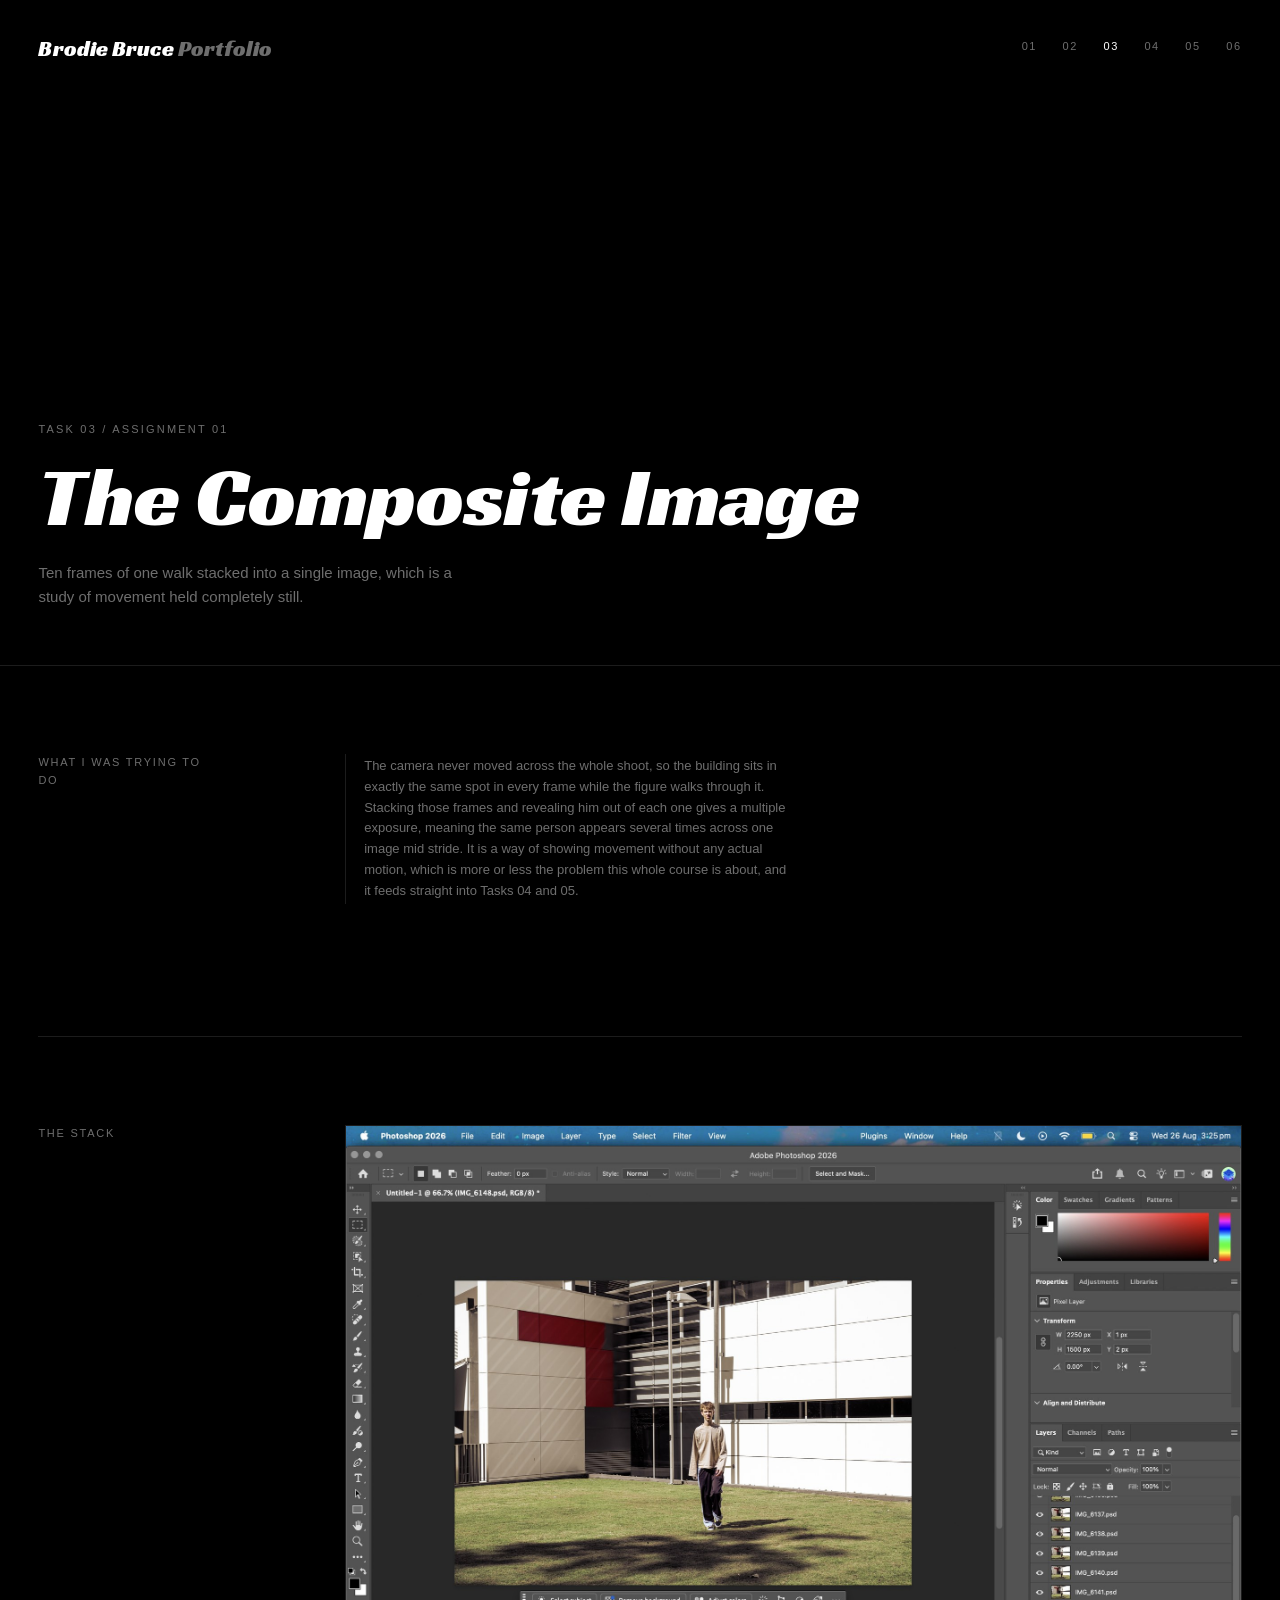
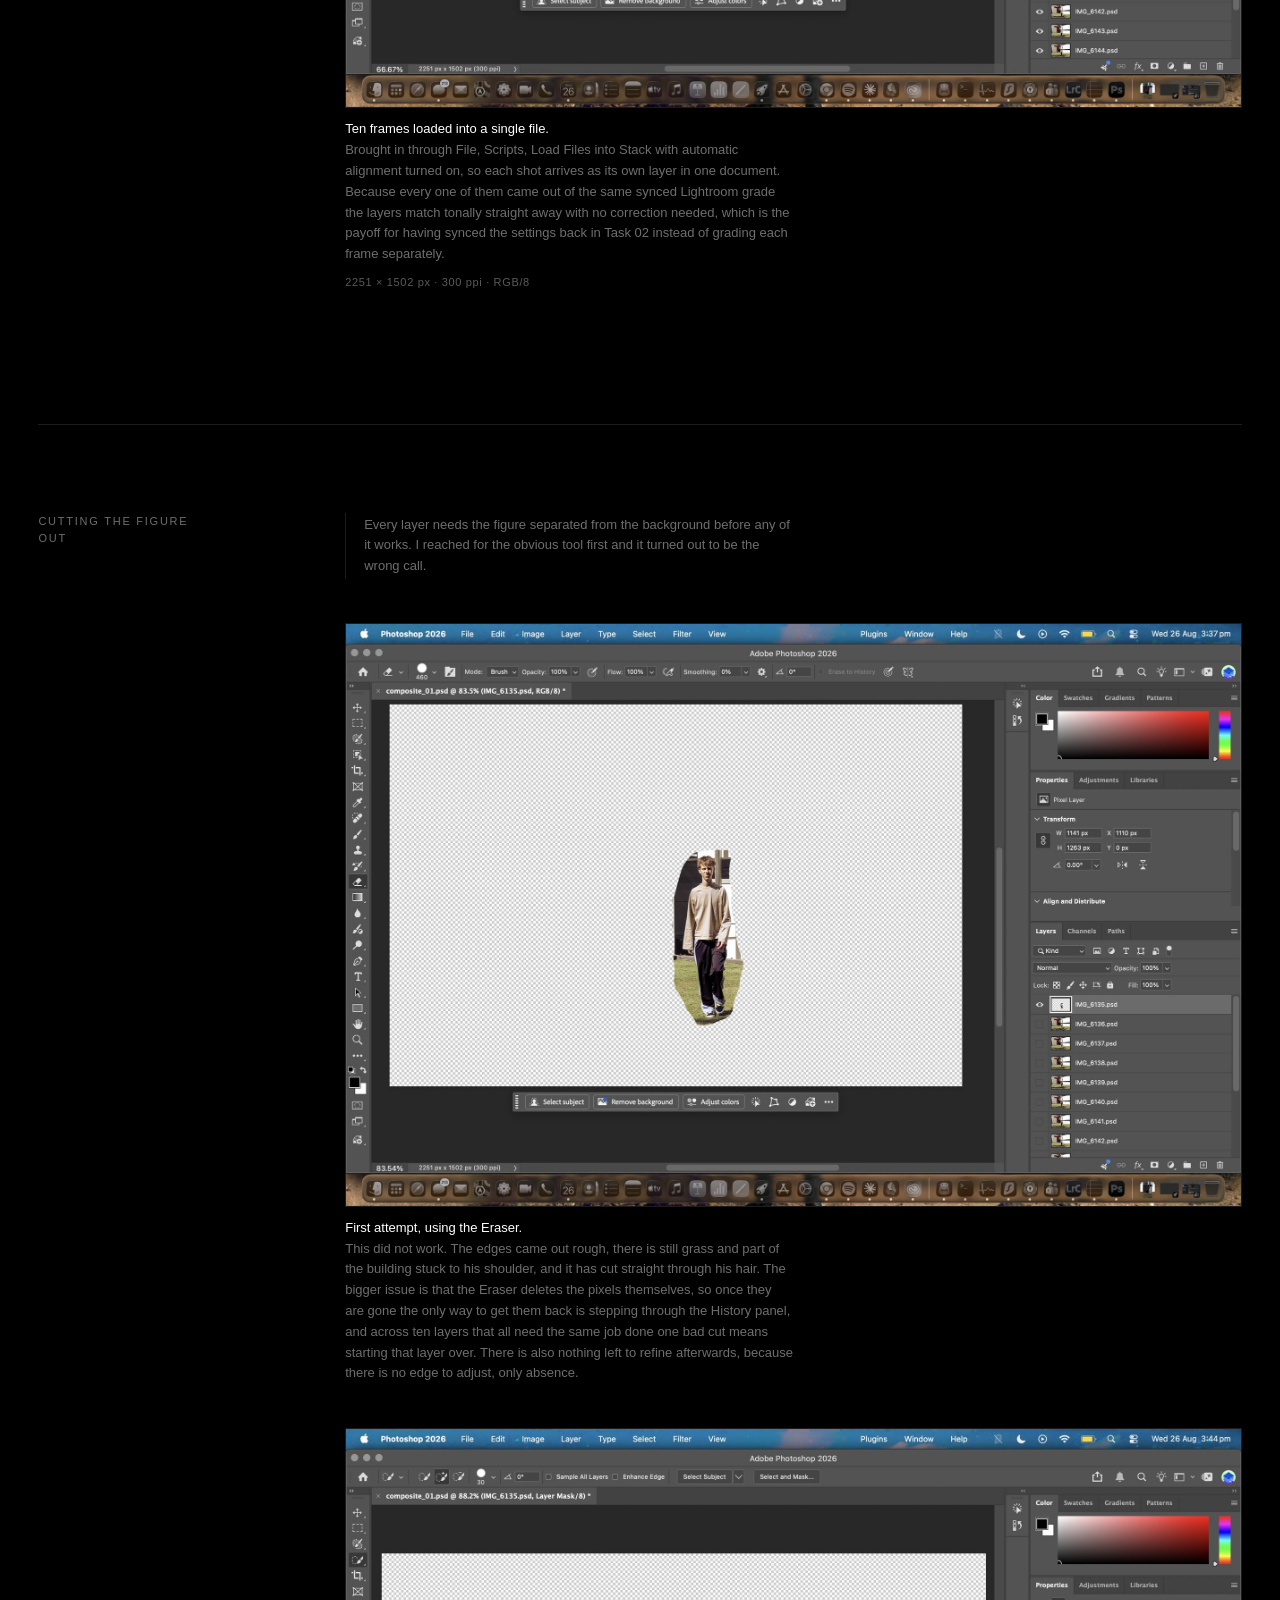
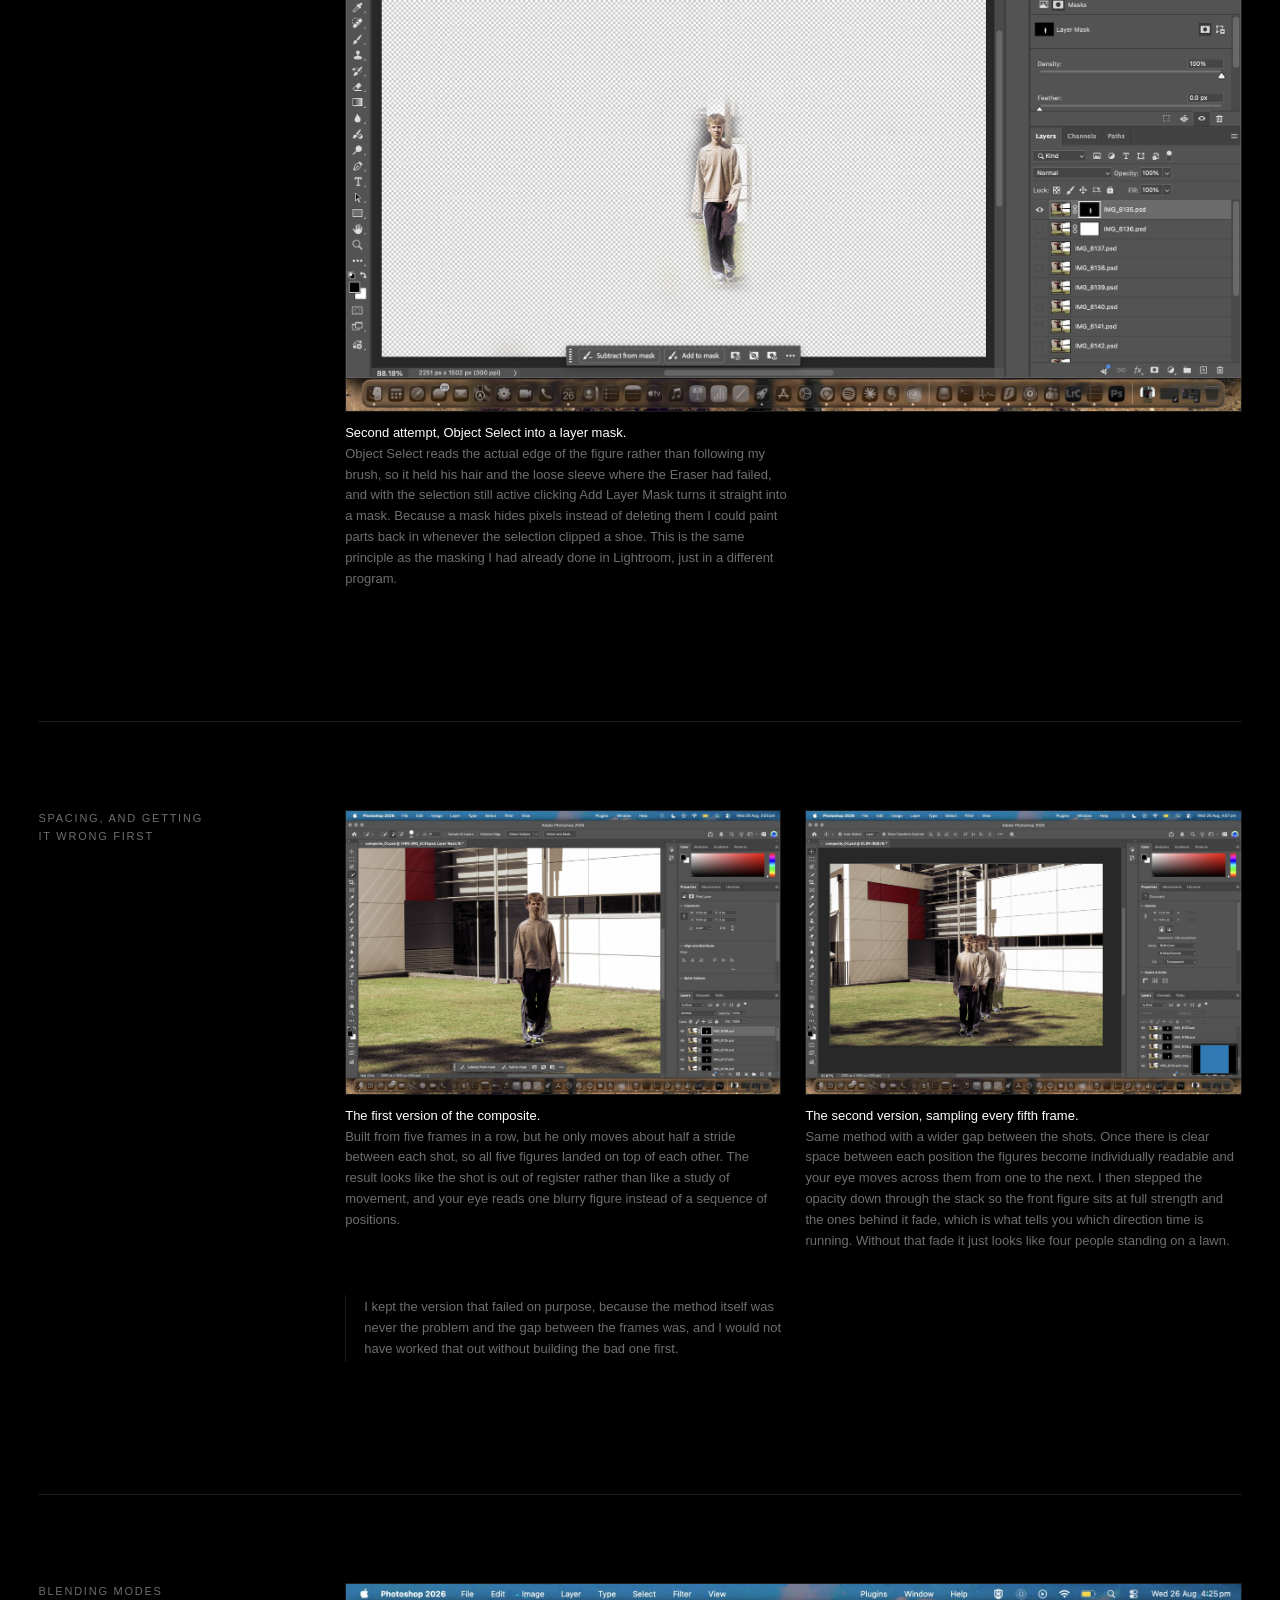
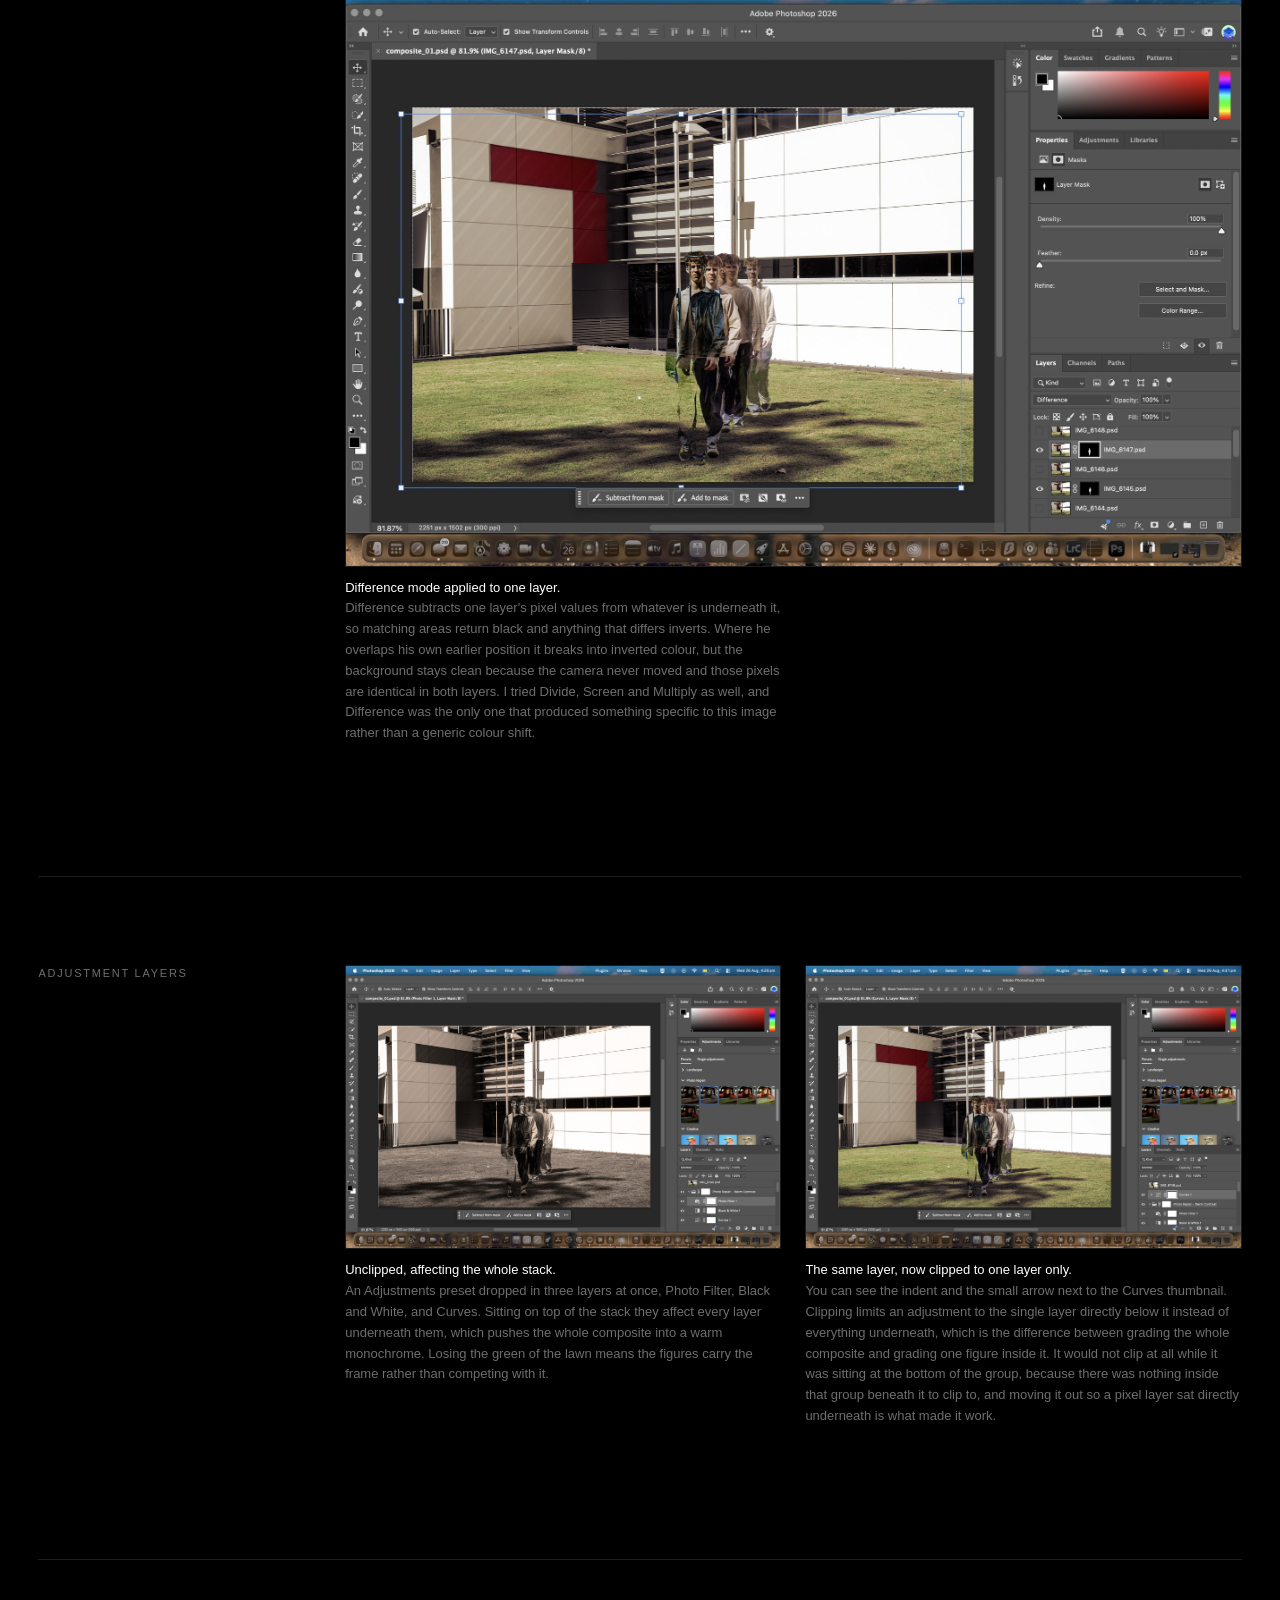
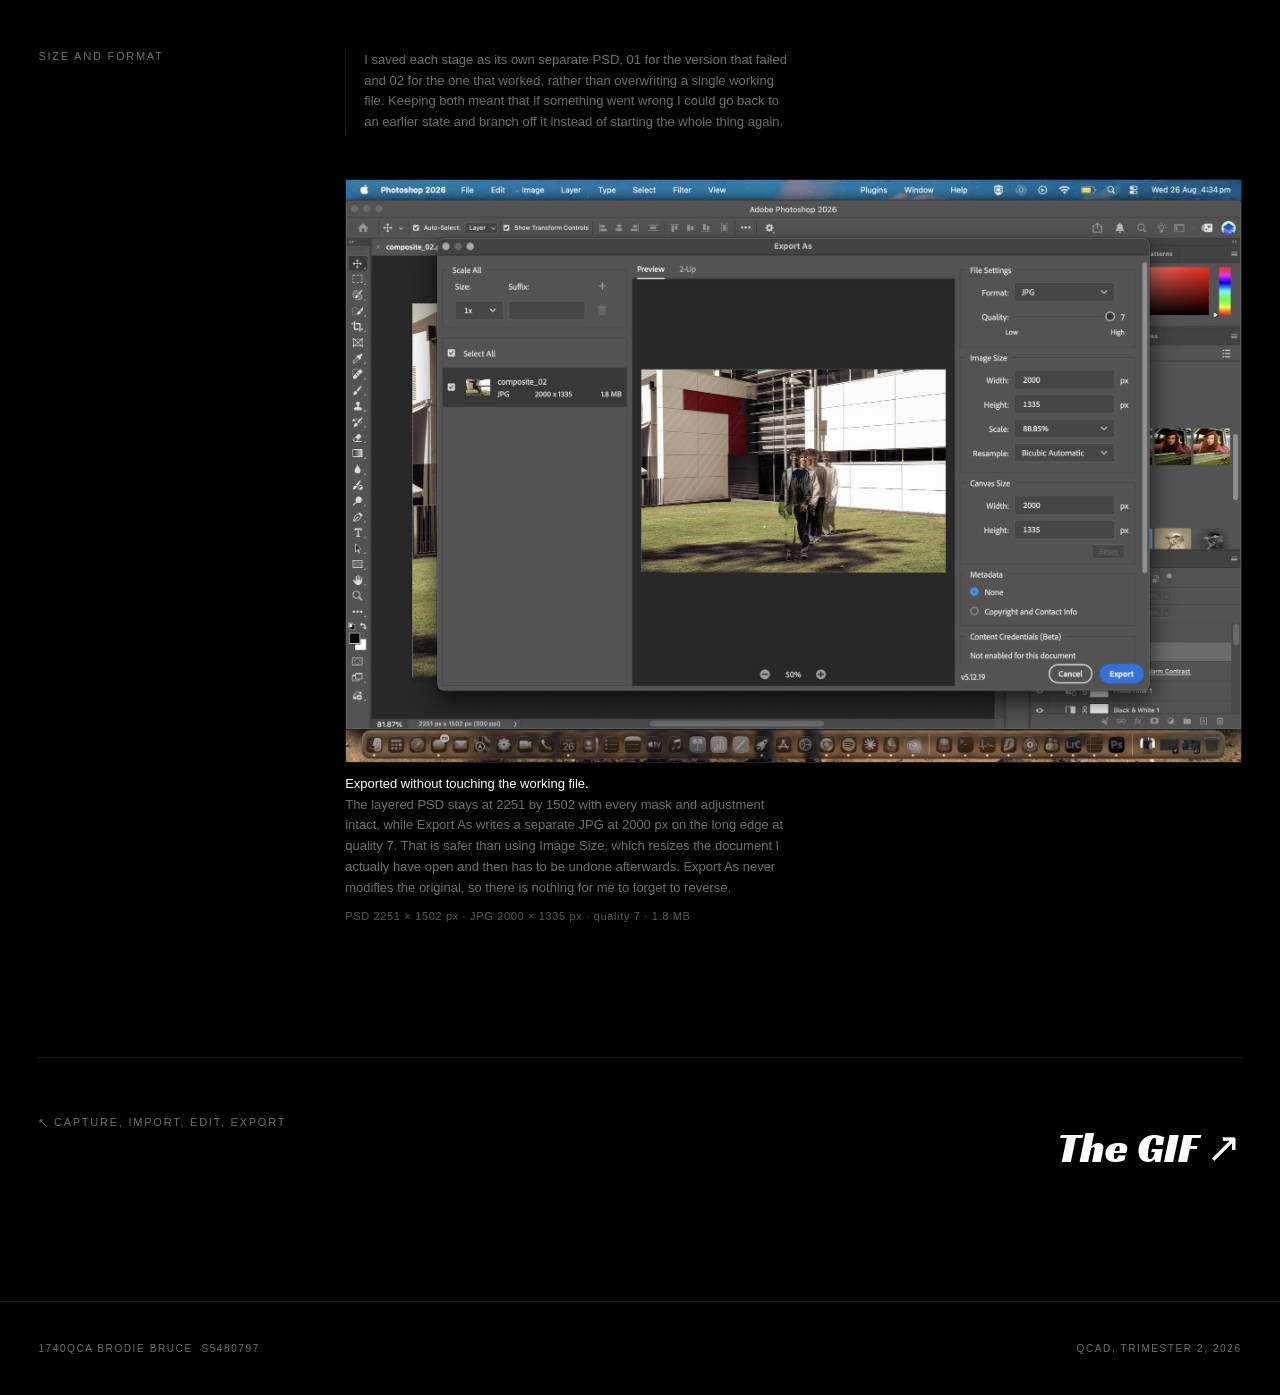
<file: 03-composite.html>
<!DOCTYPE html>
<html lang="en">
<head>
<meta charset="utf-8">
<meta name="viewport" content="width=device-width,initial-scale=1">
<title>03 The Composite Image / 1740QCA Brodie Bruce</title>
<link rel="stylesheet" href="css/style.css">
</head>
<body class="interior">

<header class="masthead">
  <a class="wordmark" href="index.html">Brodie Bruce <span>Portfolio</span></a>
  <nav class="nav">
    <a href="01-database.html">01</a>
    <a href="02-capture.html">02</a>
    <a href="03-composite.html" aria-current="page">03</a>
    <a href="04-gif.html">04</a>
    <a href="05-sequences.html">05</a>
    <a href="06-reflection.html">06</a>
  </nav>
</header>

<section class="hero" style="view-transition-name:card-03">
  <div>
    <div class="idx">Task 03 / Assignment 01</div>
    <h1>The Composite Image</h1>
    <p>Ten frames of one walk stacked into a single image, which is a study of movement held completely still.</p>
  </div>
</section>

<main>
  <section class="band reveal">
    <h2>What I was trying to do</h2>
    <div class="body">
      <p class="note">The camera never moved across the whole shoot, so the building sits in exactly the same spot in every frame while the figure walks through it. Stacking those frames and revealing him out of each one gives a multiple exposure, meaning the same person appears several times across one image mid stride. It is a way of showing movement without any actual motion, which is more or less the problem this whole course is about, and it feeds straight into Tasks 04 and 05.</p>
    </div>
  </section>

  <section class="band reveal">
    <h2>The stack</h2>
    <div class="body">
      <figure>
        <img src="images/t03-layers.jpg" alt="Photoshop layers panel showing ten PSDs loaded as a stack">
        <figcaption>
          <strong>Ten frames loaded into a single file.</strong><br>
          Brought in through File, Scripts, Load Files into Stack with automatic alignment turned on, so each shot arrives as its own layer in one document. Because every one of them came out of the same synced Lightroom grade the layers match tonally straight away with no correction needed, which is the payoff for having synced the settings back in Task 02 instead of grading each frame separately.
        </figcaption>
        <div class="specs">2251 × 1502 px · 300 ppi · RGB/8</div>
      </figure>
    </div>
  </section>

  <section class="band reveal">
    <h2>Cutting the figure out</h2>
    <div class="body">
      <p class="note">Every layer needs the figure separated from the background before any of it works. I reached for the obvious tool first and it turned out to be the wrong call.</p>

      <figure>
        <img src="images/t03-eraser.jpg" alt="Photoshop showing a figure crudely erased from its background">
        <figcaption>
          <strong>First attempt, using the Eraser.</strong><br>
          This did not work. The edges came out rough, there is still grass and part of the building stuck to his shoulder, and it has cut straight through his hair. The bigger issue is that the Eraser deletes the pixels themselves, so once they are gone the only way to get them back is stepping through the History panel, and across ten layers that all need the same job done one bad cut means starting that layer over. There is also nothing left to refine afterwards, because there is no edge to adjust, only absence.
        </figcaption>
      </figure>

      <figure>
        <img src="images/t03-blend-01.jpg" alt="Photoshop layers panel showing layer masks applied to the stack">
        <figcaption>
          <strong>Second attempt, Object Select into a layer mask.</strong><br>
          Object Select reads the actual edge of the figure rather than following my brush, so it held his hair and the loose sleeve where the Eraser had failed, and with the selection still active clicking Add Layer Mask turns it straight into a mask. Because a mask hides pixels instead of deleting them I could paint parts back in whenever the selection clipped a shoe. This is the same principle as the masking I had already done in Lightroom, just in a different program.
        </figcaption>
      </figure>
    </div>
  </section>

  <section class="band reveal">
    <h2>Spacing, and getting it wrong first</h2>
    <div class="body">
      <div class="pair">
        <figure>
          <img src="images/t03-opacity.jpg" alt="Composite attempt with overlapping figures">
          <figcaption>
          <strong>The first version of the composite.</strong><br>
          Built from five frames in a row, but he only moves about half a stride between each shot, so all five figures landed on top of each other. The result looks like the shot is out of register rather than like a study of movement, and your eye reads one blurry figure instead of a sequence of positions.
        </figcaption>
        </figure>
        <figure>
          <img src="images/t03-composite-02.jpg" alt="Composite with figures spaced across the frame receding into depth">
          <figcaption>
          <strong>The second version, sampling every fifth frame.</strong><br>
          Same method with a wider gap between the shots. Once there is clear space between each position the figures become individually readable and your eye moves across them from one to the next. I then stepped the opacity down through the stack so the front figure sits at full strength and the ones behind it fade, which is what tells you which direction time is running. Without that fade it just looks like four people standing on a lawn.
        </figcaption>
        </figure>
      </div>
      <p class="note">I kept the version that failed on purpose, because the method itself was never the problem and the gap between the frames was, and I would not have worked that out without building the bad one first.</p>
    </div>
  </section>

  <section class="band reveal">
    <h2>Blending modes</h2>
    <div class="body">
      <figure>
        <img src="images/t03-blend-02.jpg" alt="Photoshop with Difference blending mode applied to one layer">
        <figcaption>
          <strong>Difference mode applied to one layer.</strong><br>
          Difference subtracts one layer's pixel values from whatever is underneath it, so matching areas return black and anything that differs inverts. Where he overlaps his own earlier position it breaks into inverted colour, but the background stays clean because the camera never moved and those pixels are identical in both layers. I tried Divide, Screen and Multiply as well, and Difference was the only one that produced something specific to this image rather than a generic colour shift.
        </figcaption>
      </figure>
    </div>
  </section>

  <section class="band reveal">
    <h2>Adjustment layers</h2>
    <div class="body">
      <div class="pair">
        <figure>
          <img src="images/t03-adjustment.jpg" alt="Photoshop showing a grouped adjustment preset affecting the whole stack">
          <figcaption>
          <strong>Unclipped, affecting the whole stack.</strong><br>
          An Adjustments preset dropped in three layers at once, Photo Filter, Black and White, and Curves. Sitting on top of the stack they affect every layer underneath them, which pushes the whole composite into a warm monochrome. Losing the green of the lawn means the figures carry the frame rather than competing with it.
        </figcaption>
        </figure>
        <figure>
          <img src="images/t03-clip.jpg" alt="Photoshop layers panel showing a clipped Curves adjustment layer">
          <figcaption>
          <strong>The same layer, now clipped to one layer only.</strong><br>
          You can see the indent and the small arrow next to the Curves thumbnail. Clipping limits an adjustment to the single layer directly below it instead of everything underneath, which is the difference between grading the whole composite and grading one figure inside it. It would not clip at all while it was sitting at the bottom of the group, because there was nothing inside that group beneath it to clip to, and moving it out so a pixel layer sat directly underneath is what made it work.
        </figcaption>
        </figure>
      </div>
    </div>
  </section>

  <section class="band reveal">
    <h2>Size and format</h2>
    <div class="body">
      <p class="note">I saved each stage as its own separate PSD, 01 for the version that failed and 02 for the one that worked, rather than overwriting a single working file. Keeping both meant that if something went wrong I could go back to an earlier state and branch off it instead of starting the whole thing again.</p>
      <figure>
        <img src="images/t03-metadata.jpg" alt="Photoshop Export As dialog showing JPG at 2000 by 1335 pixels">
        <figcaption>
          <strong>Exported without touching the working file.</strong><br>
          The layered PSD stays at 2251 by 1502 with every mask and adjustment intact, while Export As writes a separate JPG at 2000 px on the long edge at quality 7. That is safer than using Image Size, which resizes the document I actually have open and then has to be undone afterwards. Export As never modifies the original, so there is nothing for me to forget to reverse.
        </figcaption>
        <div class="specs">PSD 2251 × 1502 px · JPG 2000 × 1335 px · quality 7 · 1.8 MB</div>
      </figure>
    </div>
  </section>

  <div class="pager">
    <a href="02-capture.html">&nwarr; Capture, Import, Edit, Export</a>
    <a class="next" href="04-gif.html">The GIF &nearr;</a>
  </div>
</main>

<footer class="sitefoot">
  <span>1740QCA Brodie Bruce &nbsp;s5480797</span>
  <span>QCAD, Trimester 2, 2026</span>
</footer>

<script src="js/main.js"></script>
</body>
</html>
</file>
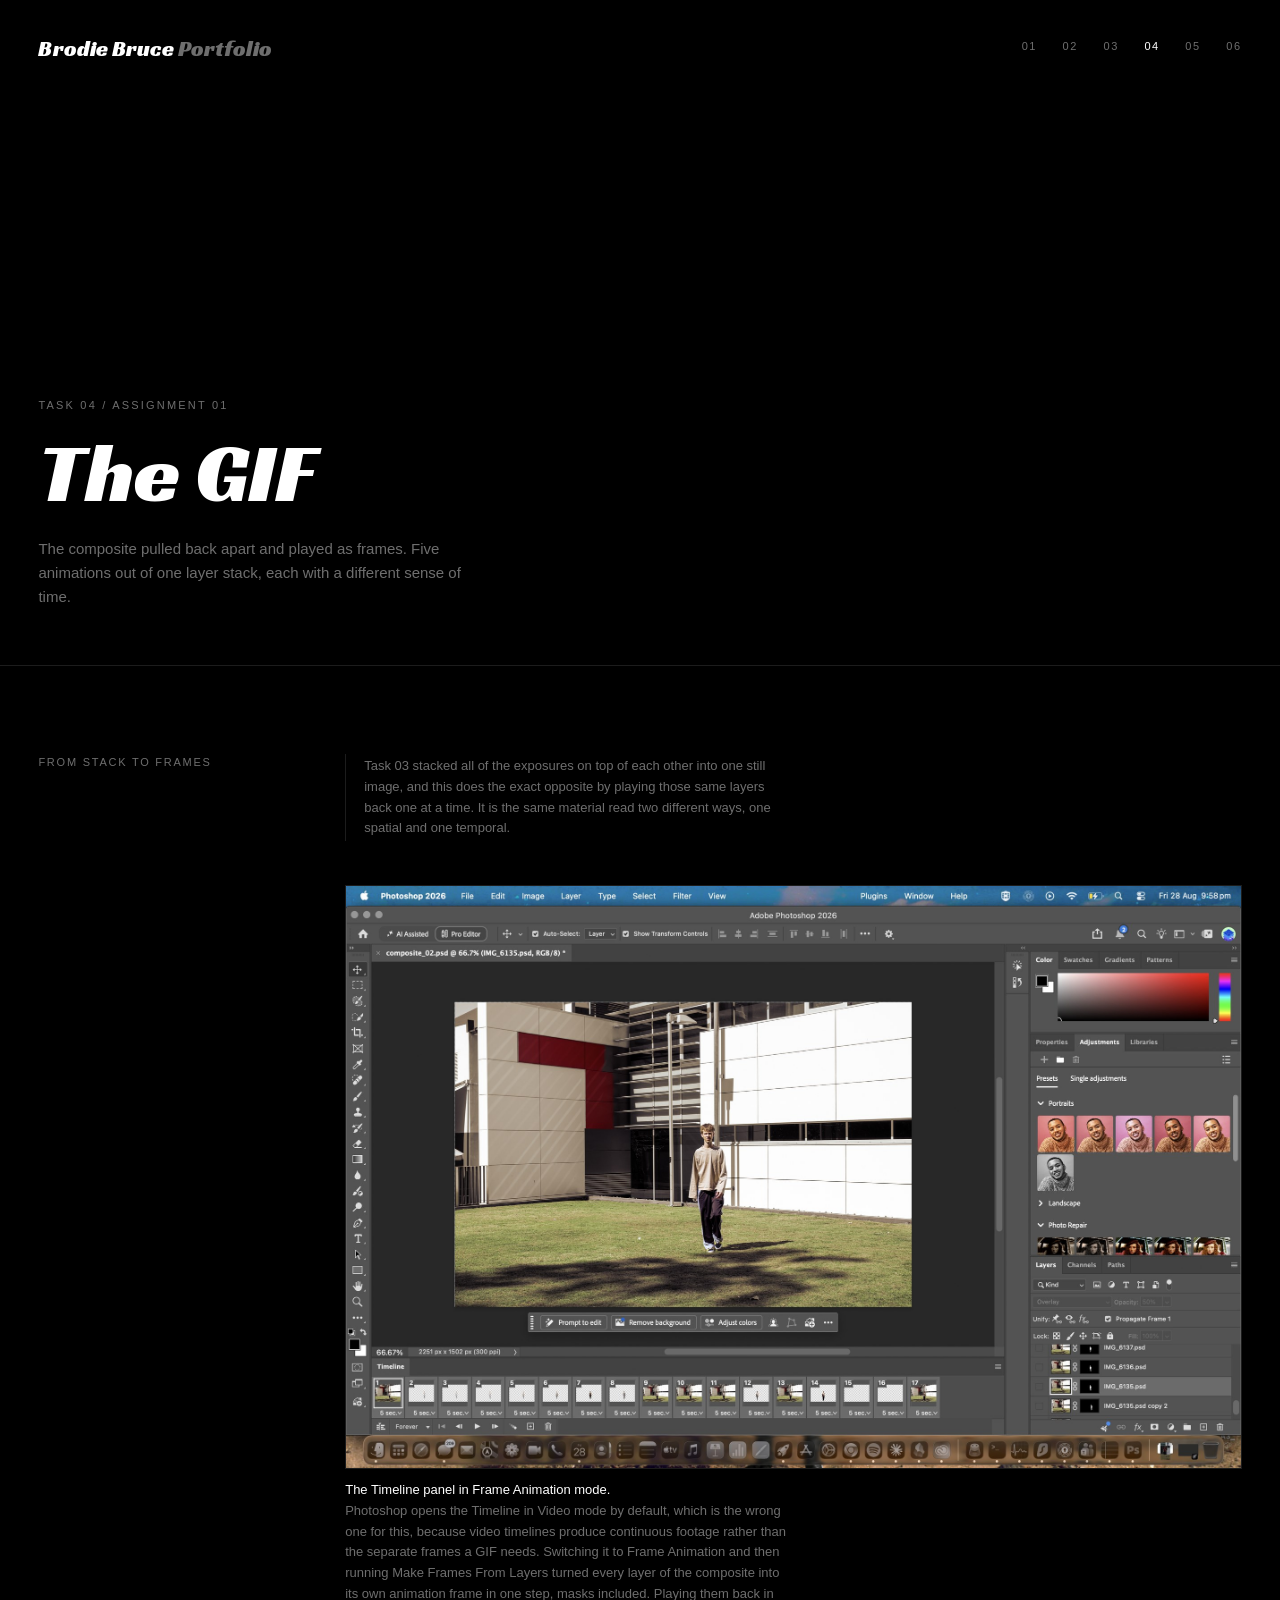
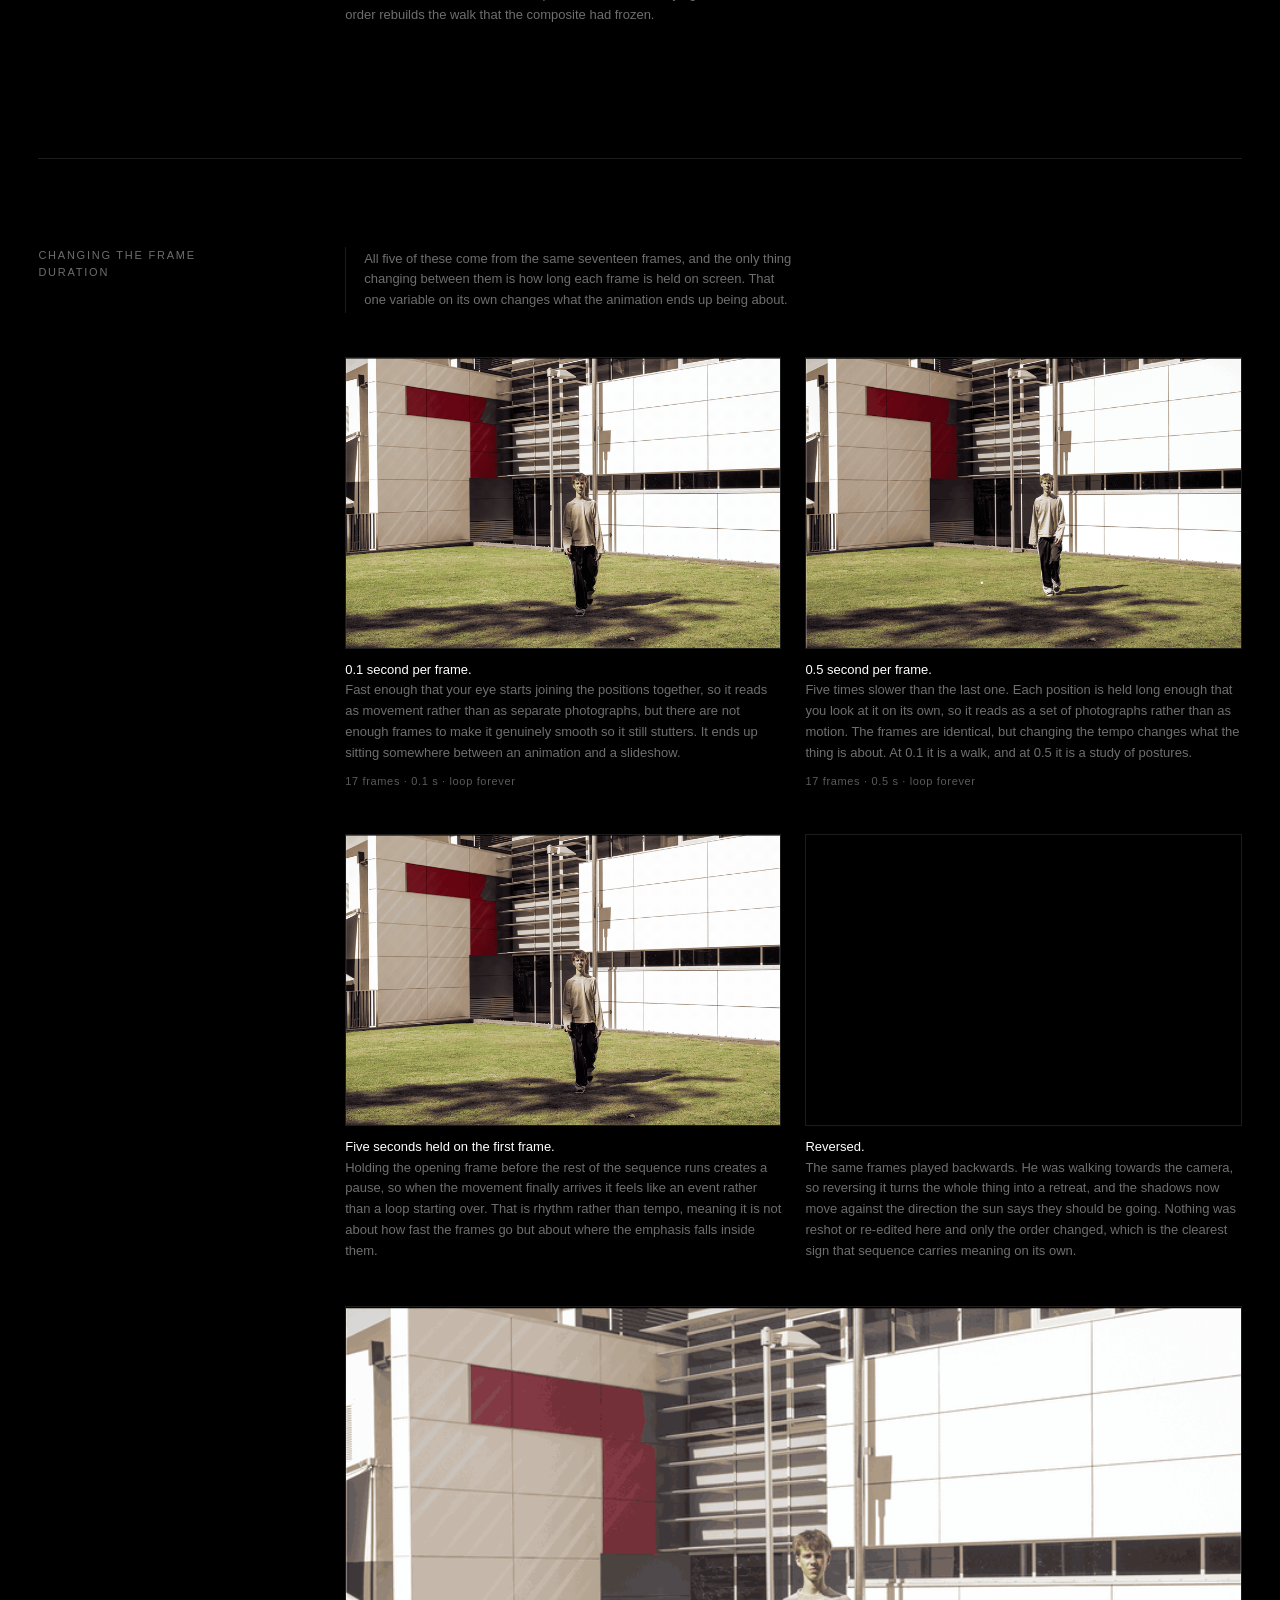
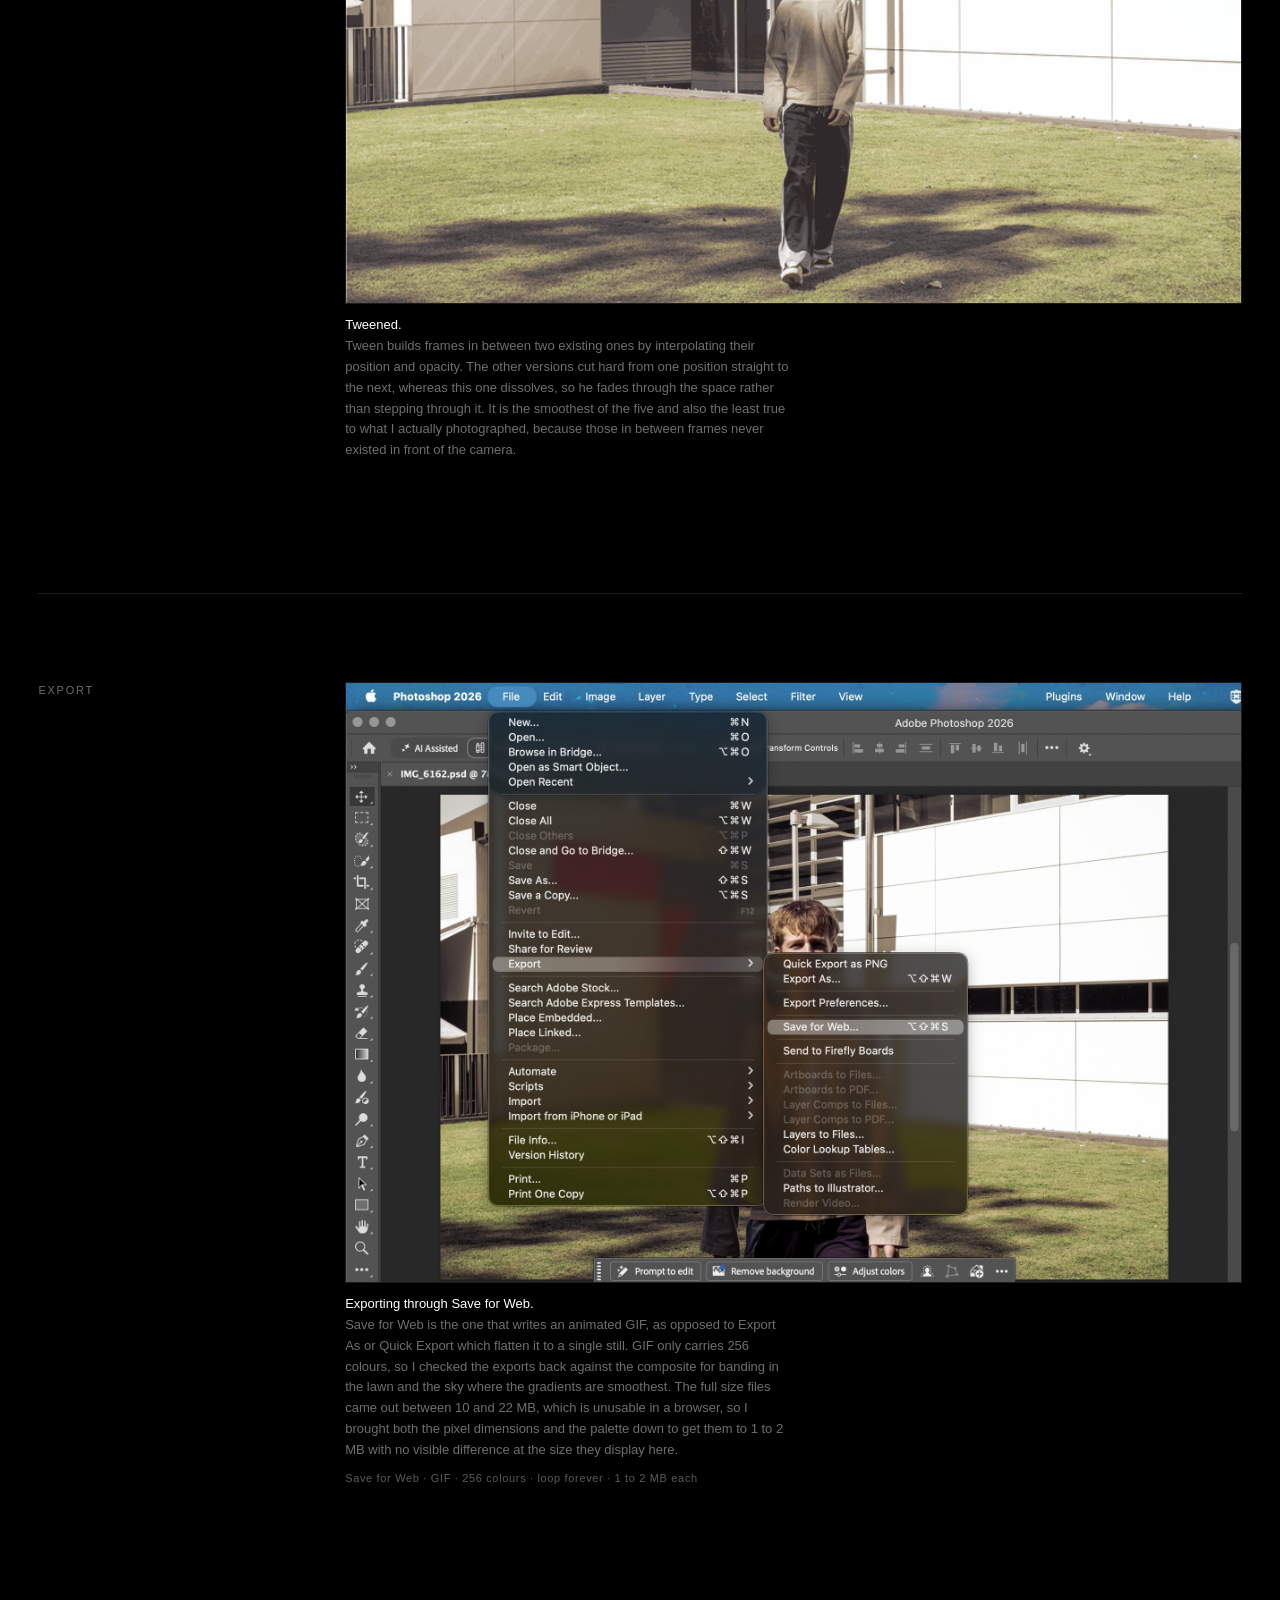
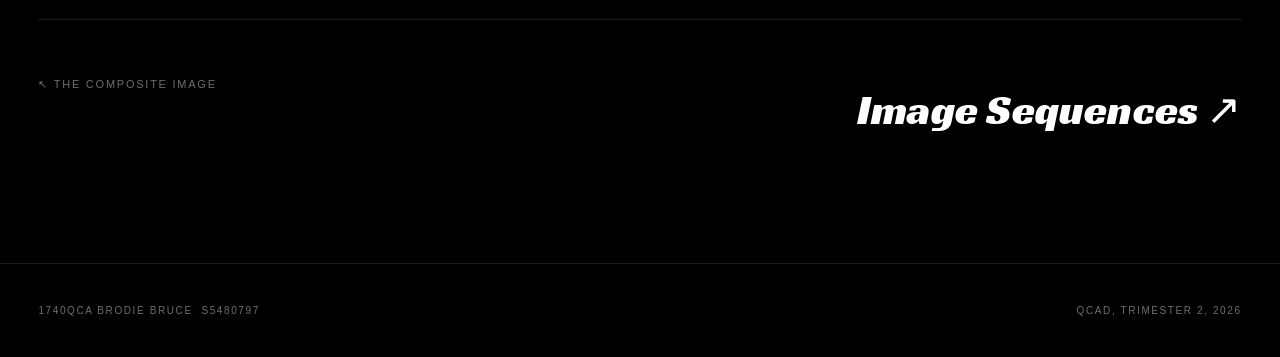
<file: 04-gif.html>
<!DOCTYPE html>
<html lang="en">
<head>
<meta charset="utf-8">
<meta name="viewport" content="width=device-width,initial-scale=1">
<title>04 The GIF / 1740QCA Brodie Bruce</title>
<link rel="stylesheet" href="css/style.css">
</head>
<body class="interior">

<header class="masthead">
  <a class="wordmark" href="index.html">Brodie Bruce <span>Portfolio</span></a>
  <nav class="nav">
    <a href="01-database.html">01</a>
    <a href="02-capture.html">02</a>
    <a href="03-composite.html">03</a>
    <a href="04-gif.html" aria-current="page">04</a>
    <a href="05-sequences.html">05</a>
    <a href="06-reflection.html">06</a>
  </nav>
</header>

<section class="hero" style="view-transition-name:card-04">
  <div>
    <div class="idx">Task 04 / Assignment 01</div>
    <h1>The GIF</h1>
    <p>The composite pulled back apart and played as frames. Five animations out of one layer stack, each with a different sense of time.</p>
  </div>
</section>

<main>
  <section class="band reveal">
    <h2>From stack to frames</h2>
    <div class="body">
      <p class="note">Task 03 stacked all of the exposures on top of each other into one still image, and this does the exact opposite by playing those same layers back one at a time. It is the same material read two different ways, one spatial and one temporal.</p>
      <figure>
        <img src="images/t04-timeline.jpg" alt="Photoshop Timeline panel in frame animation mode showing seventeen frames">
        <figcaption>
          <strong>The Timeline panel in Frame Animation mode.</strong><br>
          Photoshop opens the Timeline in Video mode by default, which is the wrong one for this, because video timelines produce continuous footage rather than the separate frames a GIF needs. Switching it to Frame Animation and then running Make Frames From Layers turned every layer of the composite into its own animation frame in one step, masks included. Playing them back in order rebuilds the walk that the composite had frozen.
        </figcaption>
      </figure>
    </div>
  </section>

  <section class="band reveal">
    <h2>Changing the frame duration</h2>
    <div class="body">
      <p class="note">All five of these come from the same seventeen frames, and the only thing changing between them is how long each frame is held on screen. That one variable on its own changes what the animation ends up being about.</p>

      <div class="pair">
        <figure>
          <img src="images/t04-gif-01.gif" alt="Animation at a fast frame rate">
          <figcaption>
          <strong>0.1 second per frame.</strong><br>
          Fast enough that your eye starts joining the positions together, so it reads as movement rather than as separate photographs, but there are not enough frames to make it genuinely smooth so it still stutters. It ends up sitting somewhere between an animation and a slideshow.
        </figcaption>
          <div class="specs">17 frames · 0.1 s · loop forever</div>
        </figure>
        <figure>
          <img src="images/t04-gif-02.gif" alt="Animation at a slow frame rate">
          <figcaption>
          <strong>0.5 second per frame.</strong><br>
          Five times slower than the last one. Each position is held long enough that you look at it on its own, so it reads as a set of photographs rather than as motion. The frames are identical, but changing the tempo changes what the thing is about. At 0.1 it is a walk, and at 0.5 it is a study of postures.
        </figcaption>
          <div class="specs">17 frames · 0.5 s · loop forever</div>
        </figure>
      </div>

      <div class="pair">
        <figure>
          <img src="images/t04-gif-03.gif" alt="Animation with a long hold on the opening frame">
          <figcaption>
          <strong>Five seconds held on the first frame.</strong><br>
          Holding the opening frame before the rest of the sequence runs creates a pause, so when the movement finally arrives it feels like an event rather than a loop starting over. That is rhythm rather than tempo, meaning it is not about how fast the frames go but about where the emphasis falls inside them.
        </figcaption>
        </figure>
        <figure>
          <img src="images/t04-gif-04.gif" alt="Animation with reversed frame order">
          <figcaption>
          <strong>Reversed.</strong><br>
          The same frames played backwards. He was walking towards the camera, so reversing it turns the whole thing into a retreat, and the shadows now move against the direction the sun says they should be going. Nothing was reshot or re-edited here and only the order changed, which is the clearest sign that sequence carries meaning on its own.
        </figcaption>
        </figure>
      </div>

      <figure>
        <img src="images/t04-gif-05.gif" alt="Animation with tweened intermediate frames">
        <figcaption>
          <strong>Tweened.</strong><br>
          Tween builds frames in between two existing ones by interpolating their position and opacity. The other versions cut hard from one position straight to the next, whereas this one dissolves, so he fades through the space rather than stepping through it. It is the smoothest of the five and also the least true to what I actually photographed, because those in between frames never existed in front of the camera.
        </figcaption>
      </figure>
    </div>
  </section>

  <section class="band reveal">
    <h2>Export</h2>
    <div class="body">
      <figure>
        <img src="images/t04-export.jpg" alt="Photoshop Timeline showing frame delays set across every frame">
        <figcaption>
          <strong>Exporting through Save for Web.</strong><br>
          Save for Web is the one that writes an animated GIF, as opposed to Export As or Quick Export which flatten it to a single still. GIF only carries 256 colours, so I checked the exports back against the composite for banding in the lawn and the sky where the gradients are smoothest. The full size files came out between 10 and 22 MB, which is unusable in a browser, so I brought both the pixel dimensions and the palette down to get them to 1 to 2 MB with no visible difference at the size they display here.
        </figcaption>
        <div class="specs">Save for Web · GIF · 256 colours · loop forever · 1 to 2 MB each</div>
      </figure>
    </div>
  </section>

  <div class="pager">
    <a href="03-composite.html">&nwarr; The Composite Image</a>
    <a class="next" href="05-sequences.html">Image Sequences &nearr;</a>
  </div>
</main>

<footer class="sitefoot">
  <span>1740QCA Brodie Bruce &nbsp;s5480797</span>
  <span>QCAD, Trimester 2, 2026</span>
</footer>

<script src="js/main.js"></script>
</body>
</html>
</file>
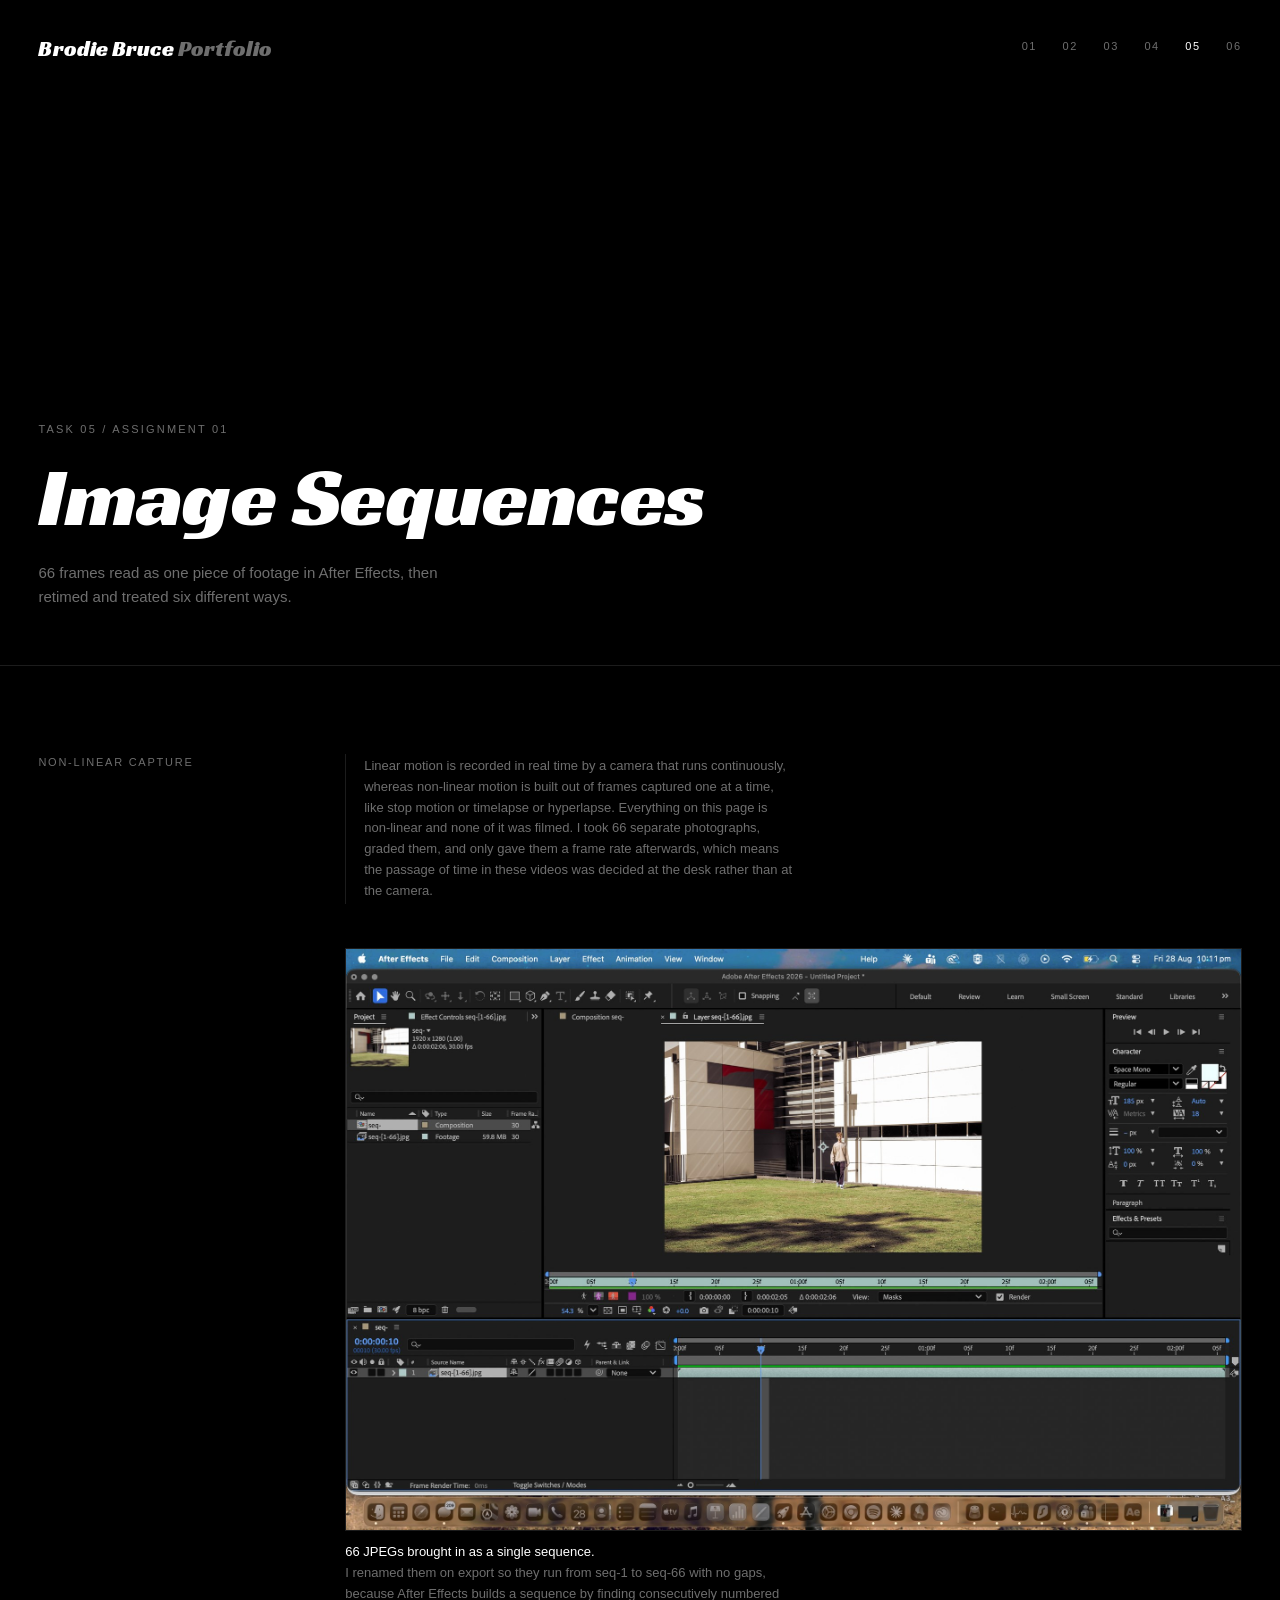
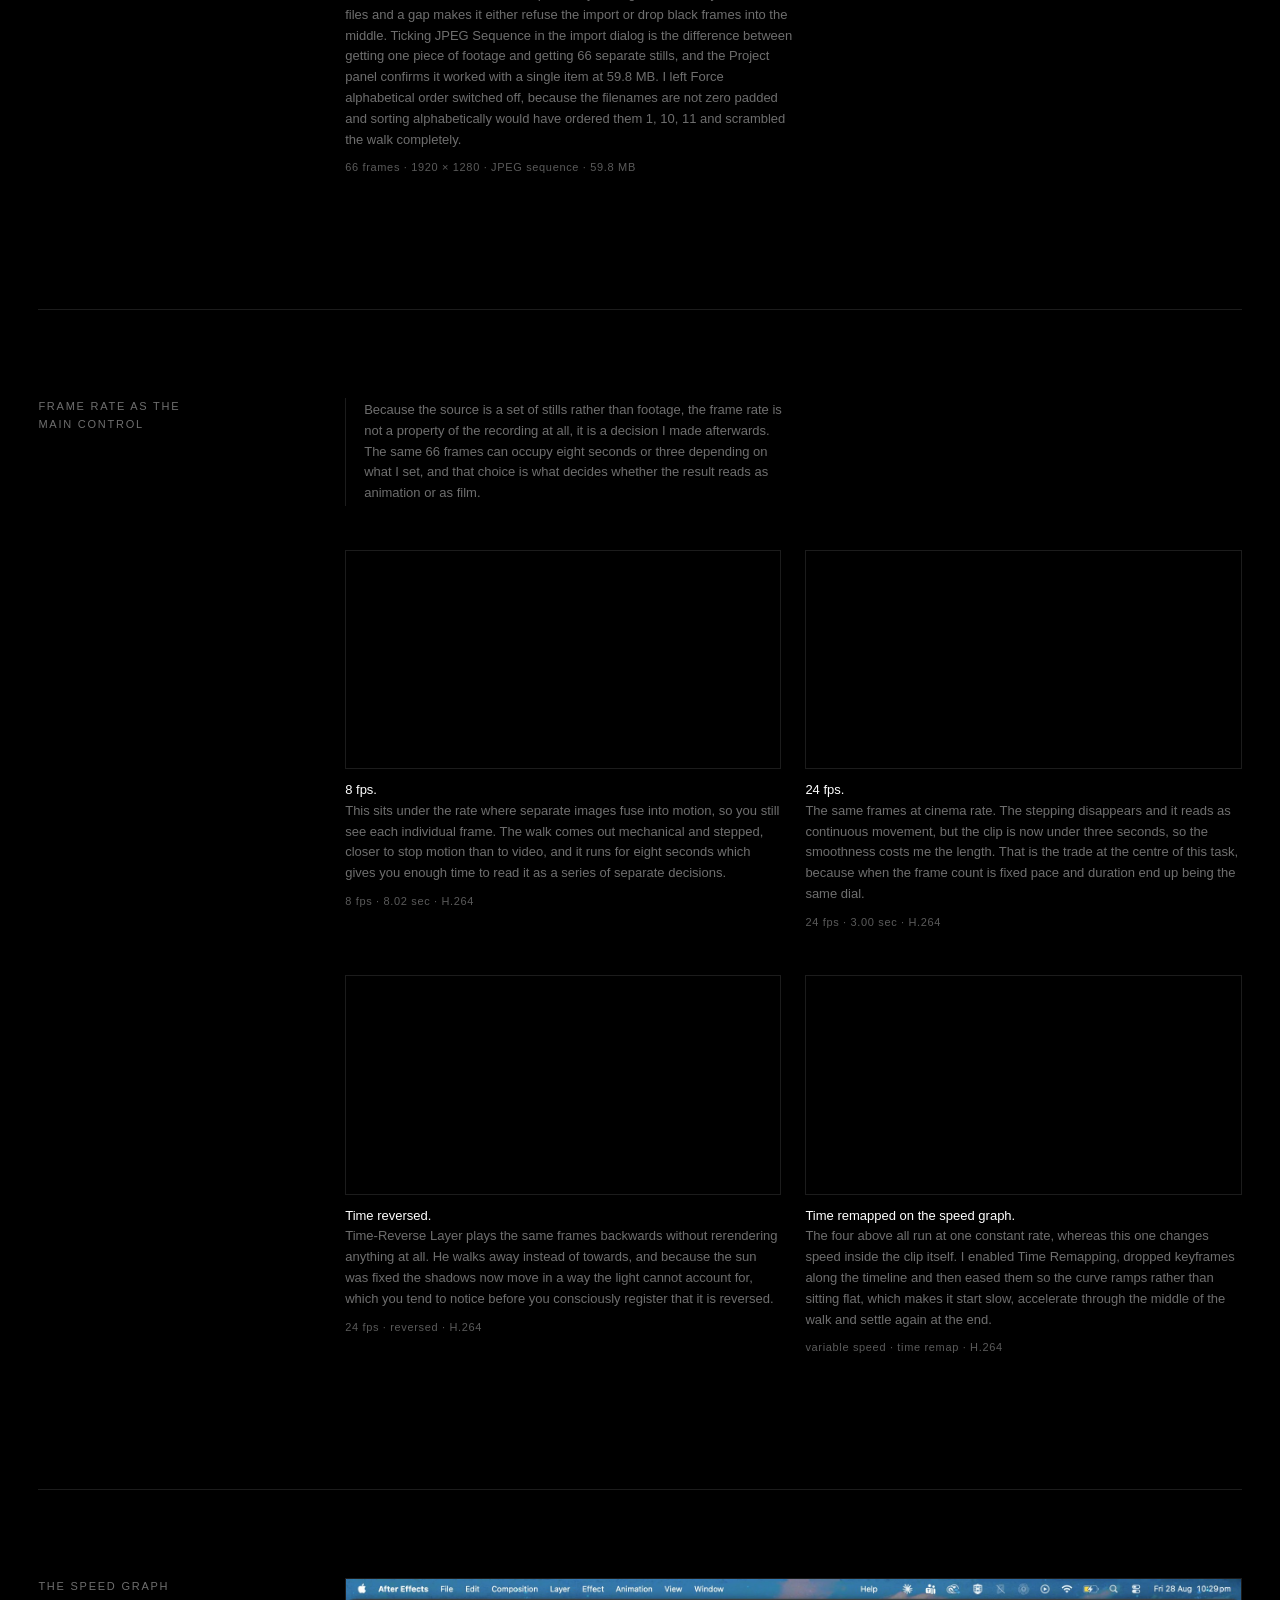
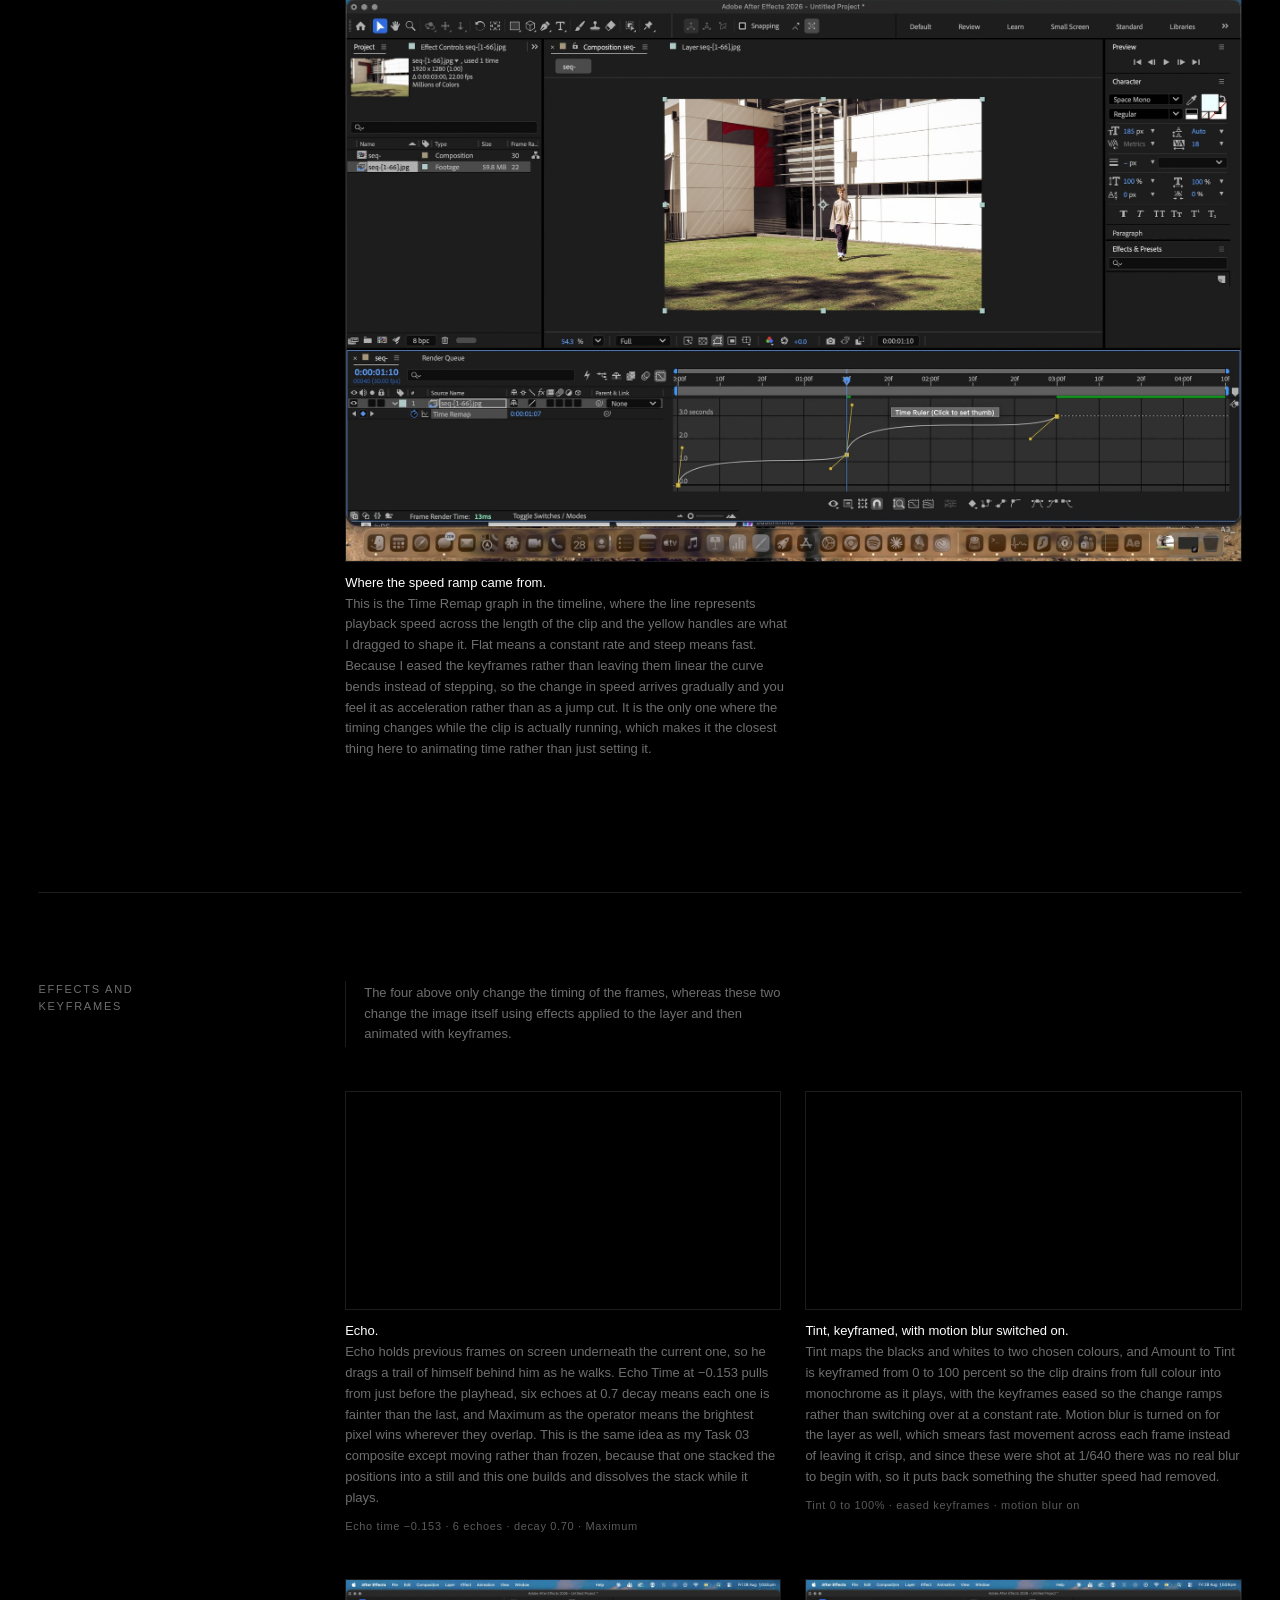
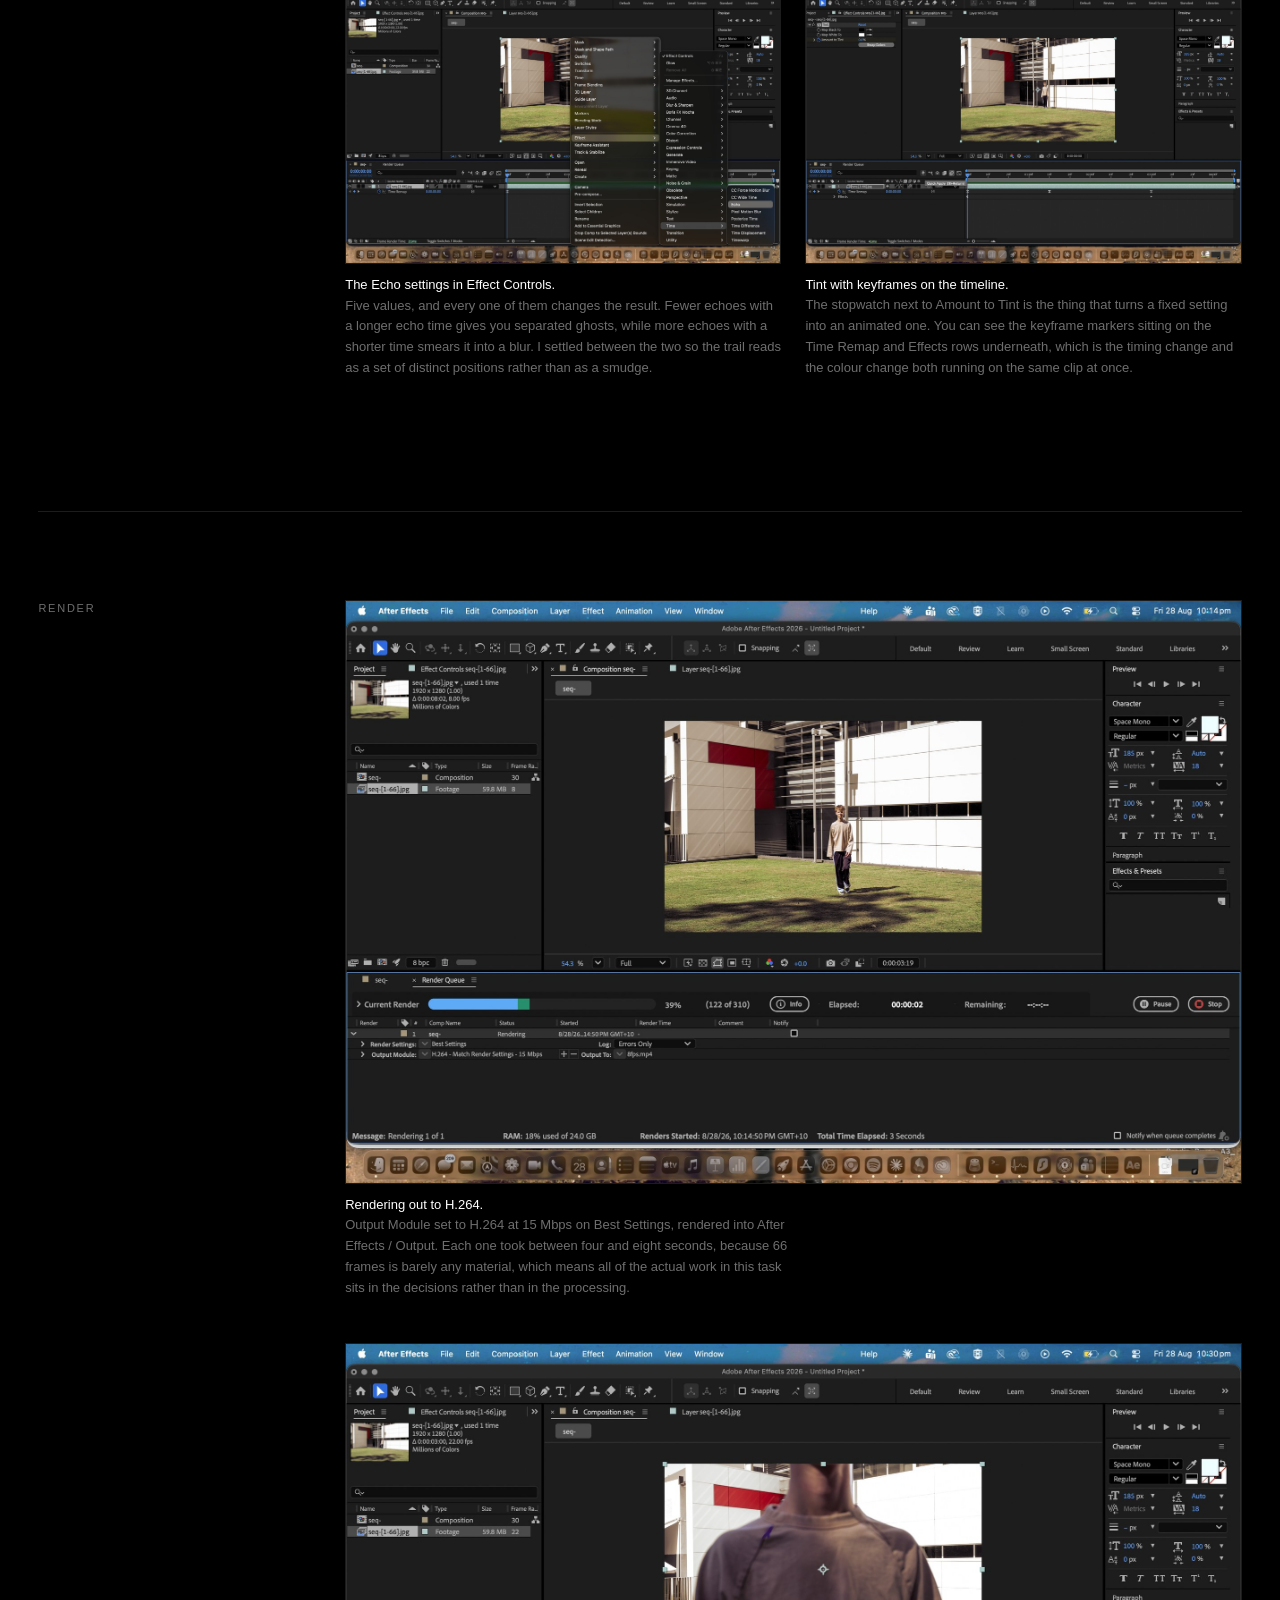
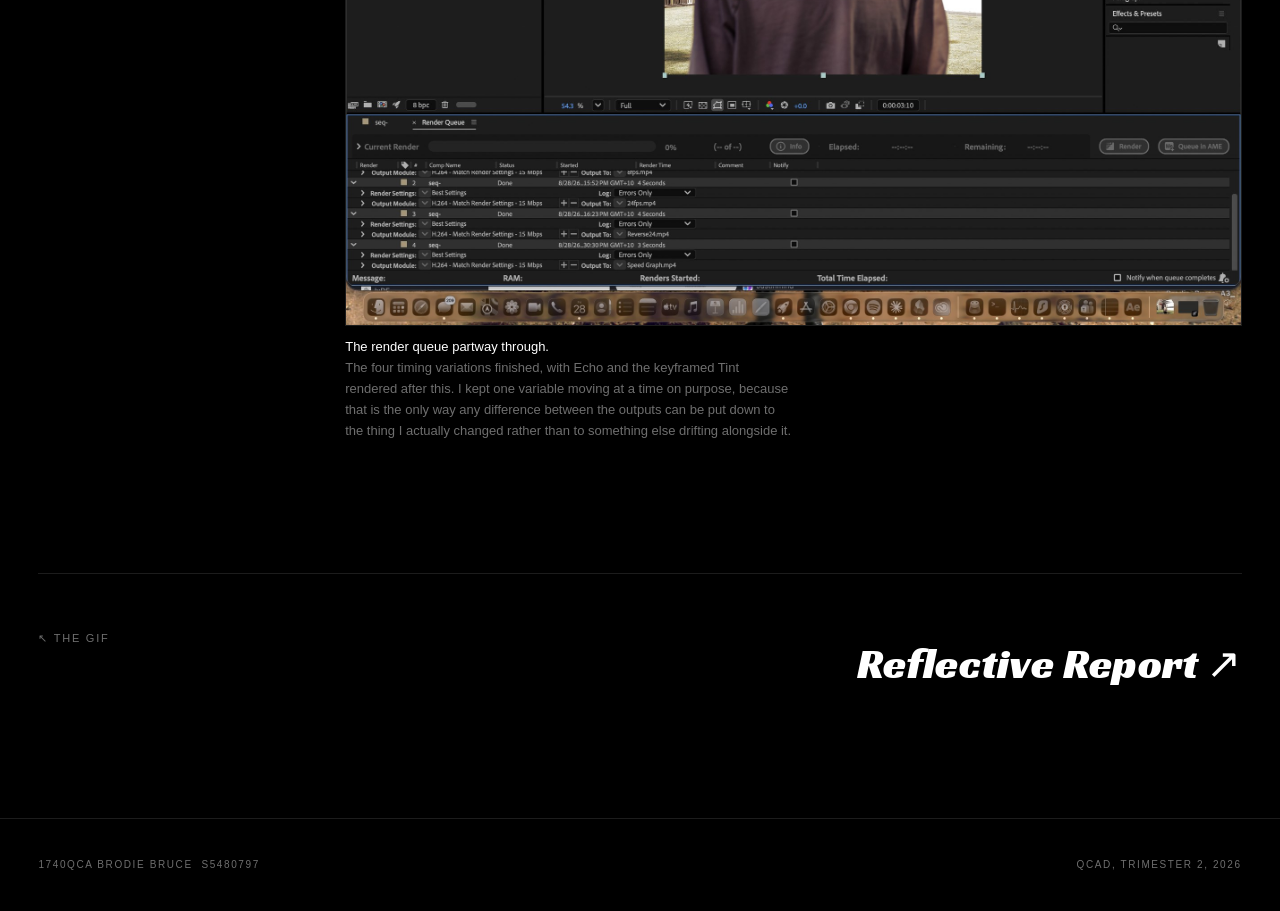
<file: 05-sequences.html>
<!DOCTYPE html>
<html lang="en">
<head>
<meta charset="utf-8">
<meta name="viewport" content="width=device-width,initial-scale=1">
<title>05 Image Sequences / 1740QCA Brodie Bruce</title>
<link rel="stylesheet" href="css/style.css">
</head>
<body class="interior">

<header class="masthead">
  <a class="wordmark" href="index.html">Brodie Bruce <span>Portfolio</span></a>
  <nav class="nav">
    <a href="01-database.html">01</a>
    <a href="02-capture.html">02</a>
    <a href="03-composite.html">03</a>
    <a href="04-gif.html">04</a>
    <a href="05-sequences.html" aria-current="page">05</a>
    <a href="06-reflection.html">06</a>
  </nav>
</header>

<section class="hero" style="view-transition-name:card-05">
  <div>
    <div class="idx">Task 05 / Assignment 01</div>
    <h1>Image Sequences</h1>
    <p>66 frames read as one piece of footage in After Effects, then retimed and treated six different ways.</p>
  </div>
</section>

<main>
  <section class="band reveal">
    <h2>Non-linear capture</h2>
    <div class="body">
      <p class="note">Linear motion is recorded in real time by a camera that runs continuously, whereas non-linear motion is built out of frames captured one at a time, like stop motion or timelapse or hyperlapse. Everything on this page is non-linear and none of it was filmed. I took 66 separate photographs, graded them, and only gave them a frame rate afterwards, which means the passage of time in these videos was decided at the desk rather than at the camera.</p>
      <figure>
        <img src="images/t05-ae-timeline.jpg" alt="After Effects project panel showing the imported image sequence">
        <figcaption>
          <strong>66 JPEGs brought in as a single sequence.</strong><br>
          I renamed them on export so they run from seq-1 to seq-66 with no gaps, because After Effects builds a sequence by finding consecutively numbered files and a gap makes it either refuse the import or drop black frames into the middle. Ticking JPEG Sequence in the import dialog is the difference between getting one piece of footage and getting 66 separate stills, and the Project panel confirms it worked with a single item at 59.8 MB. I left Force alphabetical order switched off, because the filenames are not zero padded and sorting alphabetically would have ordered them 1, 10, 11 and scrambled the walk completely.
        </figcaption>
        <div class="specs">66 frames · 1920 × 1280 · JPEG sequence · 59.8 MB</div>
      </figure>
    </div>
  </section>

  <section class="band reveal">
    <h2>Frame rate as the main control</h2>
    <div class="body">
      <p class="note">Because the source is a set of stills rather than footage, the frame rate is not a property of the recording at all, it is a decision I made afterwards. The same 66 frames can occupy eight seconds or three depending on what I set, and that choice is what decides whether the result reads as animation or as film.</p>

      <div class="pair">
        <figure>
          <video src="video/8fps.mp4" autoplay muted loop playsinline></video>
          <figcaption>
          <strong>8 fps.</strong><br>
          This sits under the rate where separate images fuse into motion, so you still see each individual frame. The walk comes out mechanical and stepped, closer to stop motion than to video, and it runs for eight seconds which gives you enough time to read it as a series of separate decisions.
        </figcaption>
          <div class="specs">8 fps · 8.02 sec · H.264</div>
        </figure>
        <figure>
          <video src="video/24fps.mp4" autoplay muted loop playsinline></video>
          <figcaption>
          <strong>24 fps.</strong><br>
          The same frames at cinema rate. The stepping disappears and it reads as continuous movement, but the clip is now under three seconds, so the smoothness costs me the length. That is the trade at the centre of this task, because when the frame count is fixed pace and duration end up being the same dial.
        </figcaption>
          <div class="specs">24 fps · 3.00 sec · H.264</div>
        </figure>
      </div>

      <div class="pair">
        <figure>
          <video src="video/Reverse24.mp4" autoplay muted loop playsinline></video>
          <figcaption>
          <strong>Time reversed.</strong><br>
          Time-Reverse Layer plays the same frames backwards without rerendering anything at all. He walks away instead of towards, and because the sun was fixed the shadows now move in a way the light cannot account for, which you tend to notice before you consciously register that it is reversed.
        </figcaption>
          <div class="specs">24 fps · reversed · H.264</div>
        </figure>
        <figure>
          <video src="video/SpeedGraph.mp4" autoplay muted loop playsinline></video>
          <figcaption>
          <strong>Time remapped on the speed graph.</strong><br>
          The four above all run at one constant rate, whereas this one changes speed inside the clip itself. I enabled Time Remapping, dropped keyframes along the timeline and then eased them so the curve ramps rather than sitting flat, which makes it start slow, accelerate through the middle of the walk and settle again at the end.
        </figcaption>
          <div class="specs">variable speed · time remap · H.264</div>
        </figure>
      </div>
    </div>
  </section>

  <section class="band reveal">
    <h2>The speed graph</h2>
    <div class="body">
      <figure>
        <img src="images/t05-speedgraph.jpg" alt="After Effects timeline showing the time remap speed graph with eased keyframes">
        <figcaption>
          <strong>Where the speed ramp came from.</strong><br>
          This is the Time Remap graph in the timeline, where the line represents playback speed across the length of the clip and the yellow handles are what I dragged to shape it. Flat means a constant rate and steep means fast. Because I eased the keyframes rather than leaving them linear the curve bends instead of stepping, so the change in speed arrives gradually and you feel it as acceleration rather than as a jump cut. It is the only one where the timing changes while the clip is actually running, which makes it the closest thing here to animating time rather than just setting it.
        </figcaption>
      </figure>
    </div>
  </section>

  <section class="band reveal">
    <h2>Effects and keyframes</h2>
    <div class="body">
      <p class="note">The four above only change the timing of the frames, whereas these two change the image itself using effects applied to the layer and then animated with keyframes.</p>

      <div class="pair">
        <figure>
          <video src="video/echo.mp4" autoplay muted loop playsinline></video>
          <figcaption>
          <strong>Echo.</strong><br>
          Echo holds previous frames on screen underneath the current one, so he drags a trail of himself behind him as he walks. Echo Time at −0.153 pulls from just before the playhead, six echoes at 0.7 decay means each one is fainter than the last, and Maximum as the operator means the brightest pixel wins wherever they overlap. This is the same idea as my Task 03 composite except moving rather than frozen, because that one stacked the positions into a still and this one builds and dissolves the stack while it plays.
        </figcaption>
          <div class="specs">Echo time −0.153 · 6 echoes · decay 0.70 · Maximum</div>
        </figure>
        <figure>
          <video src="video/tintkeyframe.mp4" autoplay muted loop playsinline></video>
          <figcaption>
          <strong>Tint, keyframed, with motion blur switched on.</strong><br>
          Tint maps the blacks and whites to two chosen colours, and Amount to Tint is keyframed from 0 to 100 percent so the clip drains from full colour into monochrome as it plays, with the keyframes eased so the change ramps rather than switching over at a constant rate. Motion blur is turned on for the layer as well, which smears fast movement across each frame instead of leaving it crisp, and since these were shot at 1/640 there was no real blur to begin with, so it puts back something the shutter speed had removed.
        </figcaption>
          <div class="specs">Tint 0 to 100% · eased keyframes · motion blur on</div>
        </figure>
      </div>

      <div class="pair">
        <figure>
          <img src="images/t05-echo-controls.jpg" alt="After Effects Effect Controls panel showing Echo settings">
          <figcaption>
          <strong>The Echo settings in Effect Controls.</strong><br>
          Five values, and every one of them changes the result. Fewer echoes with a longer echo time gives you separated ghosts, while more echoes with a shorter time smears it into a blur. I settled between the two so the trail reads as a set of distinct positions rather than as a smudge.
        </figcaption>
        </figure>
        <figure>
          <img src="images/t05-tint-controls.jpg" alt="After Effects Effect Controls panel showing Tint with keyframes on the timeline">
          <figcaption>
          <strong>Tint with keyframes on the timeline.</strong><br>
          The stopwatch next to Amount to Tint is the thing that turns a fixed setting into an animated one. You can see the keyframe markers sitting on the Time Remap and Effects rows underneath, which is the timing change and the colour change both running on the same clip at once.
        </figcaption>
        </figure>
      </div>
    </div>
  </section>

  <section class="band reveal">
    <h2>Render</h2>
    <div class="body">
      <figure>
        <img src="images/t05-render.jpg" alt="After Effects render queue mid-render">
        <figcaption>
          <strong>Rendering out to H.264.</strong><br>
          Output Module set to H.264 at 15 Mbps on Best Settings, rendered into After Effects / Output. Each one took between four and eight seconds, because 66 frames is barely any material, which means all of the actual work in this task sits in the decisions rather than in the processing.
        </figcaption>
      </figure>
      <figure>
        <img src="images/t05-queue.jpg" alt="After Effects render queue showing three completed renders">
        <figcaption>
          <strong>The render queue partway through.</strong><br>
          The four timing variations finished, with Echo and the keyframed Tint rendered after this. I kept one variable moving at a time on purpose, because that is the only way any difference between the outputs can be put down to the thing I actually changed rather than to something else drifting alongside it.
        </figcaption>
      </figure>
    </div>
  </section>

  <div class="pager">
    <a href="04-gif.html">&nwarr; The GIF</a>
    <a class="next" href="06-reflection.html">Reflective Report &nearr;</a>
  </div>
</main>

<footer class="sitefoot">
  <span>1740QCA Brodie Bruce &nbsp;s5480797</span>
  <span>QCAD, Trimester 2, 2026</span>
</footer>

<script src="js/main.js"></script>
</body>
</html>
</file>
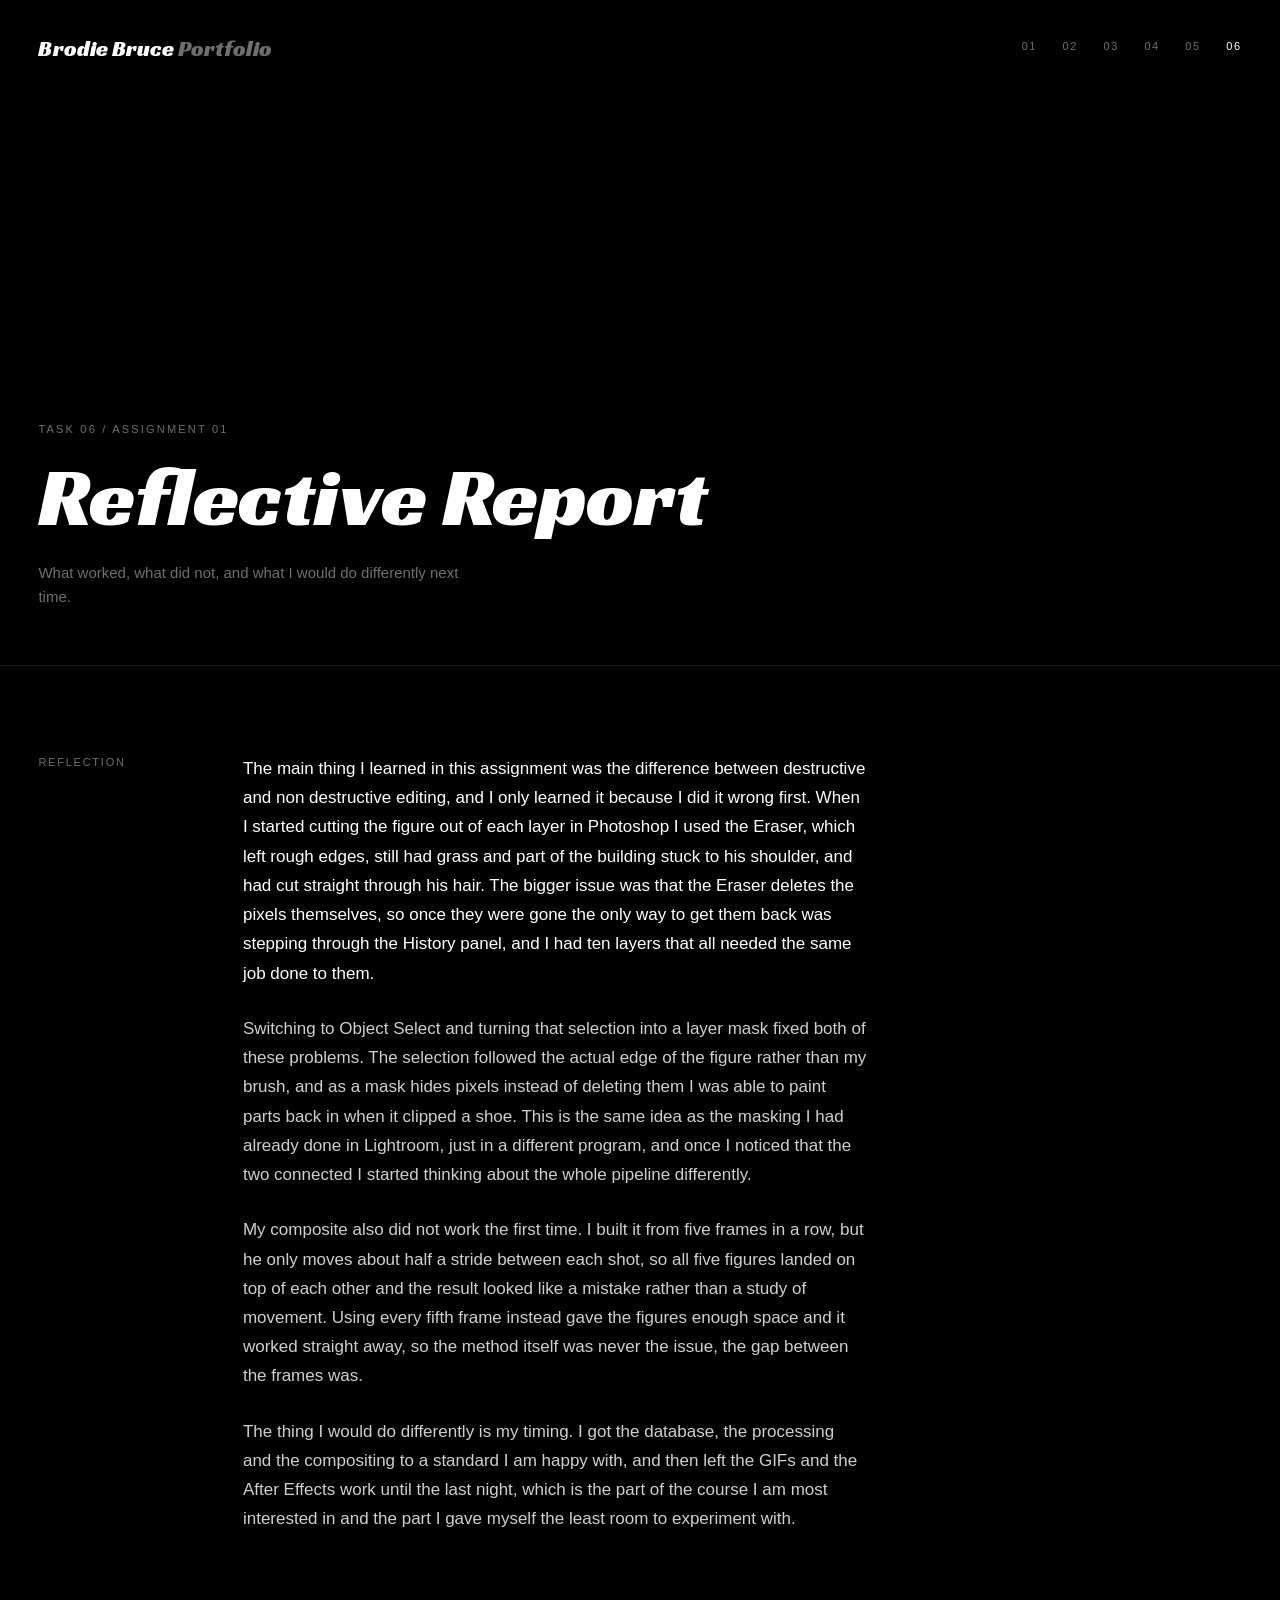
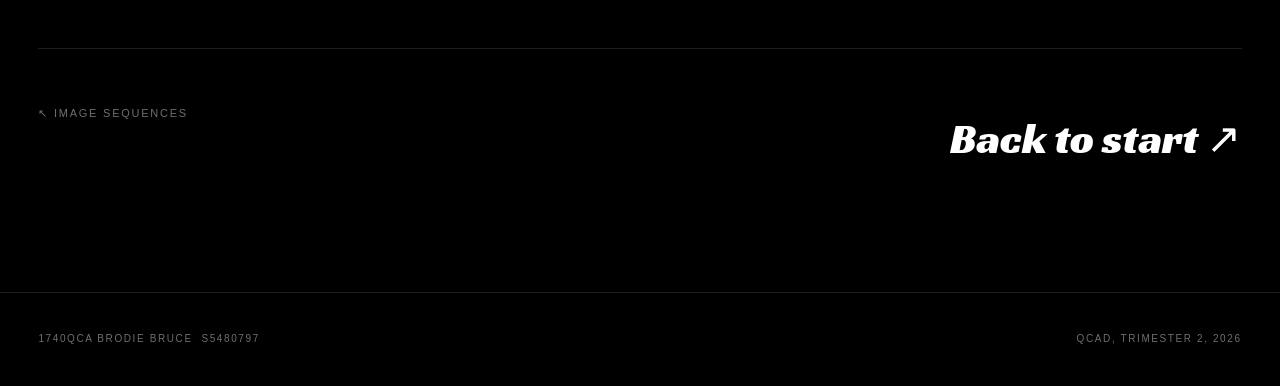
<file: 06-reflection.html>
<!DOCTYPE html>
<html lang="en">
<head>
<meta charset="utf-8">
<meta name="viewport" content="width=device-width,initial-scale=1">
<title>06 Reflective Report / 1740QCA Brodie Bruce</title>
<link rel="stylesheet" href="css/style.css">
</head>
<body class="interior">

<header class="masthead">
  <a class="wordmark" href="index.html">Brodie Bruce <span>Portfolio</span></a>
  <nav class="nav">
    <a href="01-database.html">01</a>
    <a href="02-capture.html">02</a>
    <a href="03-composite.html">03</a>
    <a href="04-gif.html">04</a>
    <a href="05-sequences.html">05</a>
    <a href="06-reflection.html" aria-current="page">06</a>
  </nav>
</header>

<section class="hero" style="view-transition-name:card-06">
  <div>
    <div class="idx">Task 06 / Assignment 01</div>
    <h1>Reflective Report</h1>
    <p>What worked, what did not, and what I would do differently next time.</p>
  </div>
</section>

<main>
  <section class="band wide reveal">
    <h2>Reflection</h2>
    <div class="body">
      <p class="reflect">The main thing I learned in this assignment was the difference between destructive and non destructive editing, and I only learned it because I did it wrong first. When I started cutting the figure out of each layer in Photoshop I used the Eraser, which left rough edges, still had grass and part of the building stuck to his shoulder, and had cut straight through his hair. The bigger issue was that the Eraser deletes the pixels themselves, so once they were gone the only way to get them back was stepping through the History panel, and I had ten layers that all needed the same job done to them.</p>

      <p class="reflect">Switching to Object Select and turning that selection into a layer mask fixed both of these problems. The selection followed the actual edge of the figure rather than my brush, and as a mask hides pixels instead of deleting them I was able to paint parts back in when it clipped a shoe. This is the same idea as the masking I had already done in Lightroom, just in a different program, and once I noticed that the two connected I started thinking about the whole pipeline differently.</p>

      <p class="reflect">My composite also did not work the first time. I built it from five frames in a row, but he only moves about half a stride between each shot, so all five figures landed on top of each other and the result looked like a mistake rather than a study of movement. Using every fifth frame instead gave the figures enough space and it worked straight away, so the method itself was never the issue, the gap between the frames was.</p>

      <p class="reflect">The thing I would do differently is my timing. I got the database, the processing and the compositing to a standard I am happy with, and then left the GIFs and the After Effects work until the last night, which is the part of the course I am most interested in and the part I gave myself the least room to experiment with.</p>
    </div>
  </section>

  <div class="pager">
    <a href="05-sequences.html">&nwarr; Image Sequences</a>
    <a class="next" href="index.html">Back to start &nearr;</a>
  </div>
</main>

<footer class="sitefoot">
  <span>1740QCA Brodie Bruce &nbsp;s5480797</span>
  <span>QCAD, Trimester 2, 2026</span>
</footer>

<script src="js/main.js"></script>
</body>
</html>
</file>
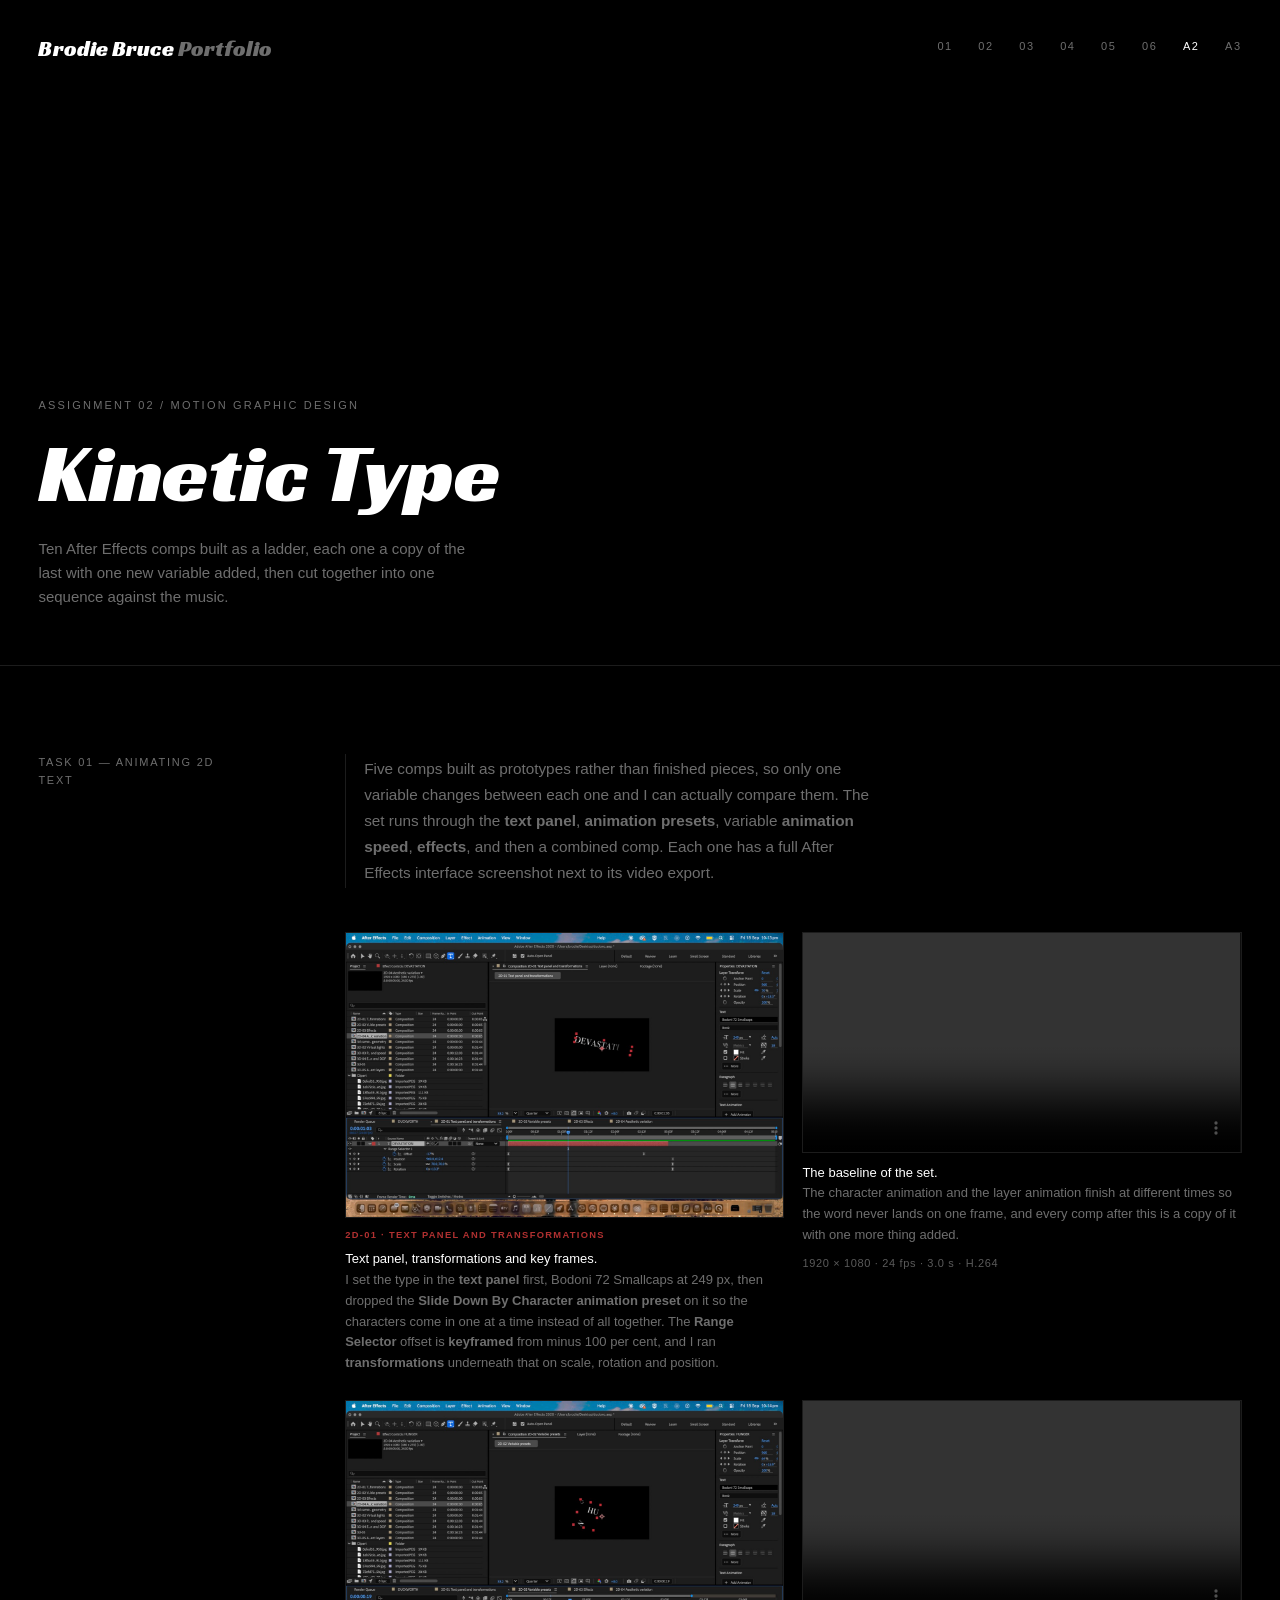
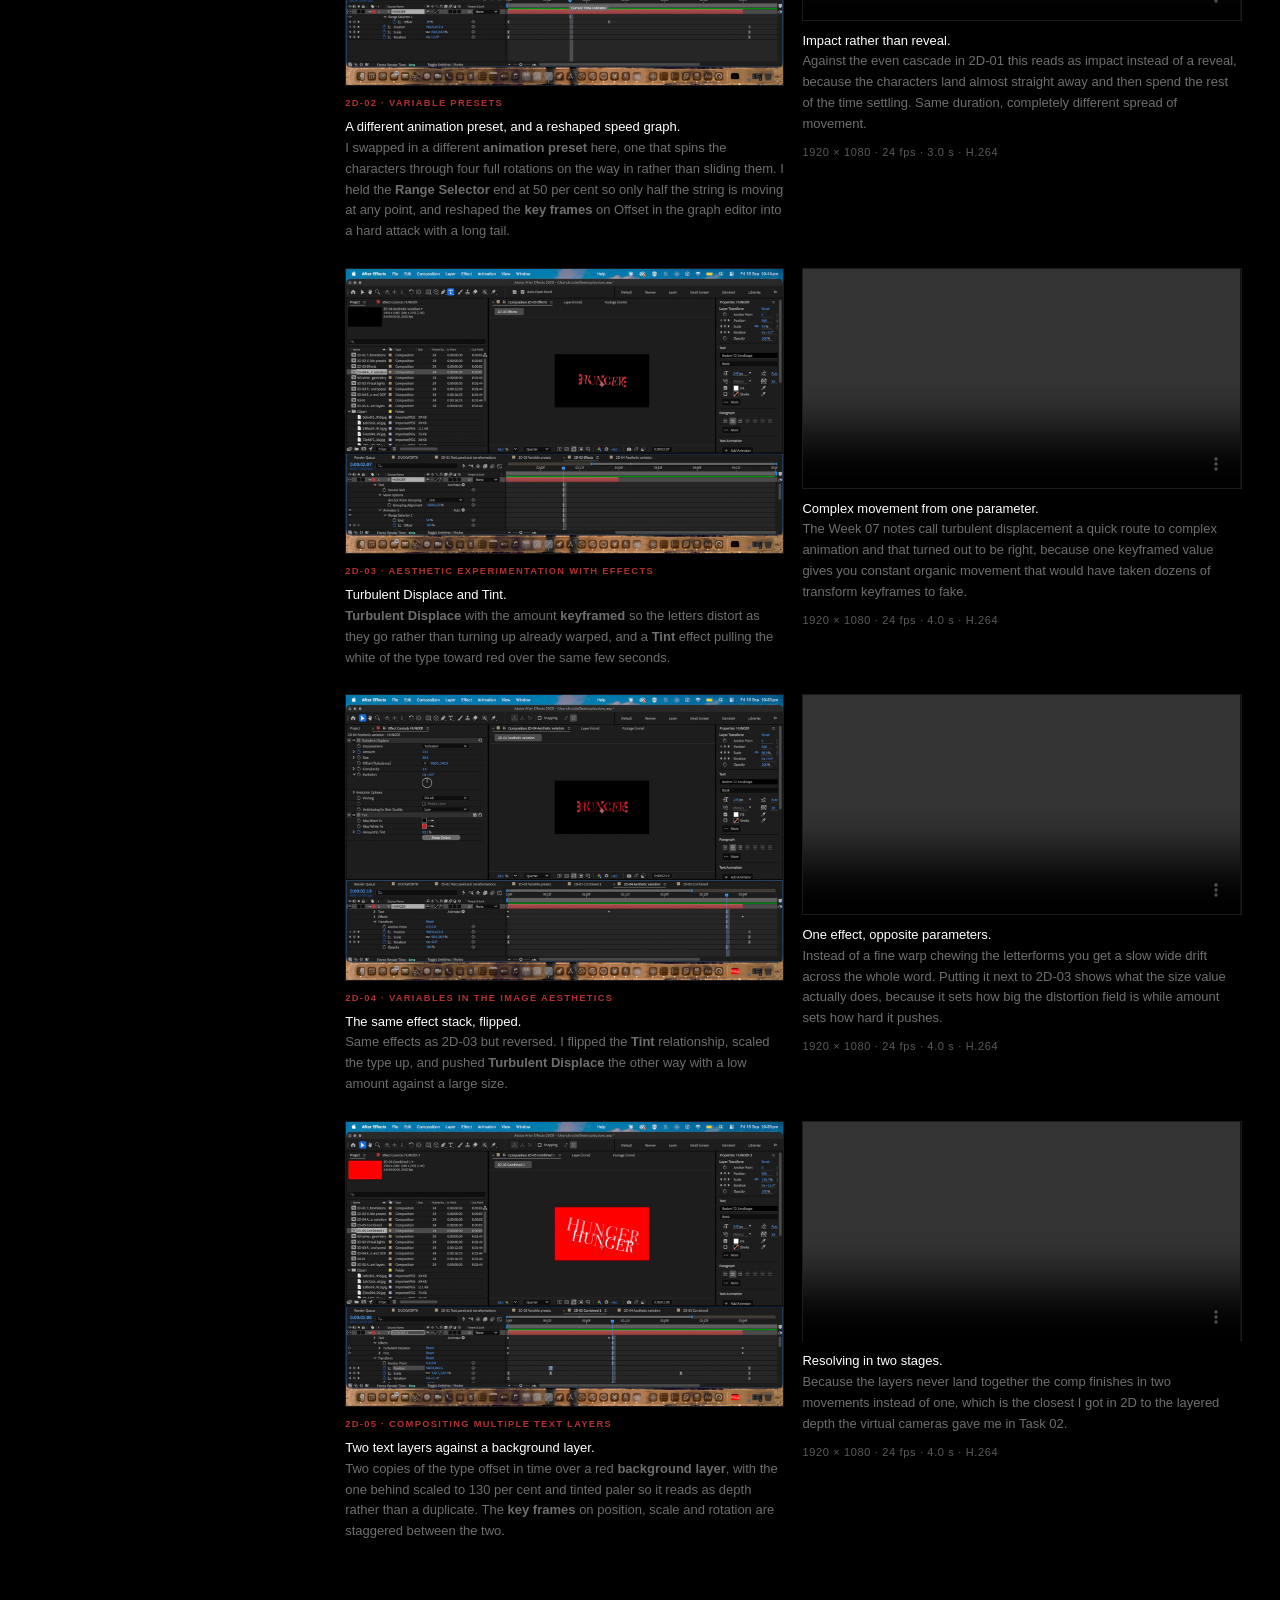
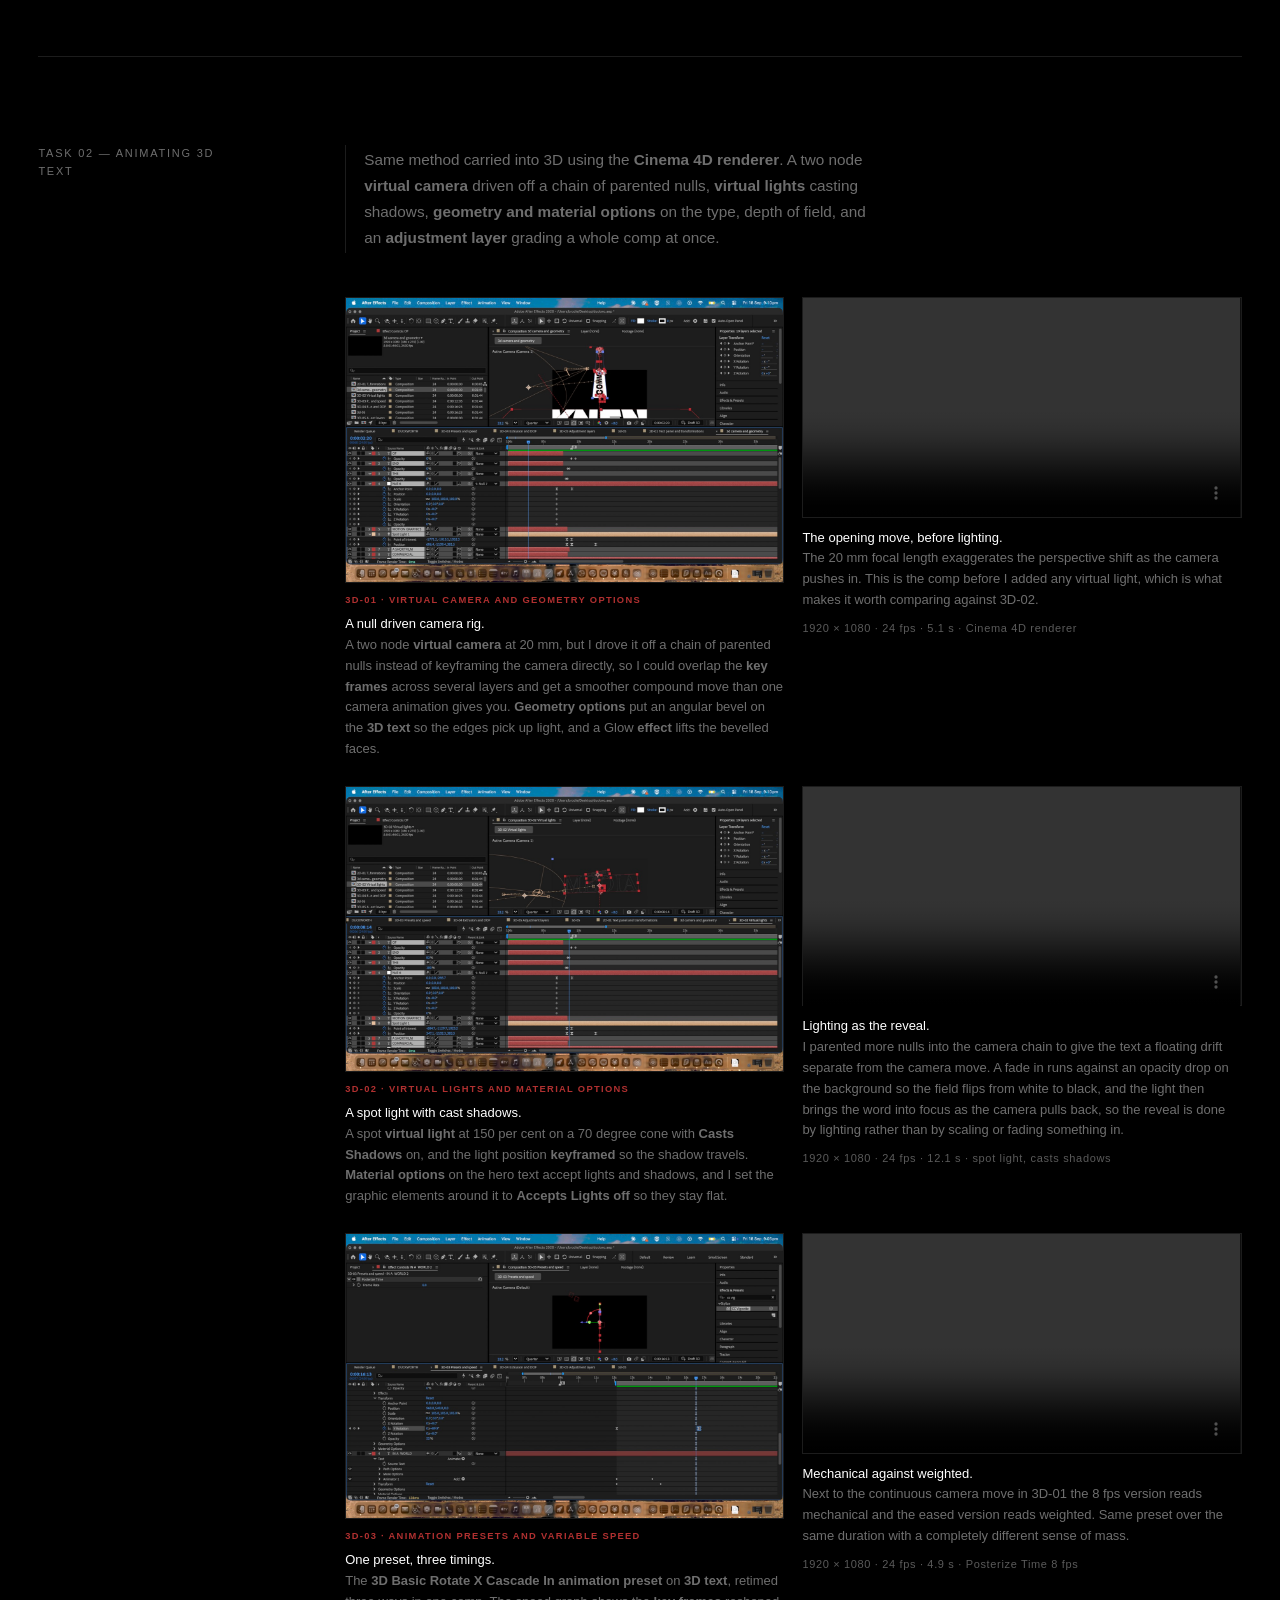
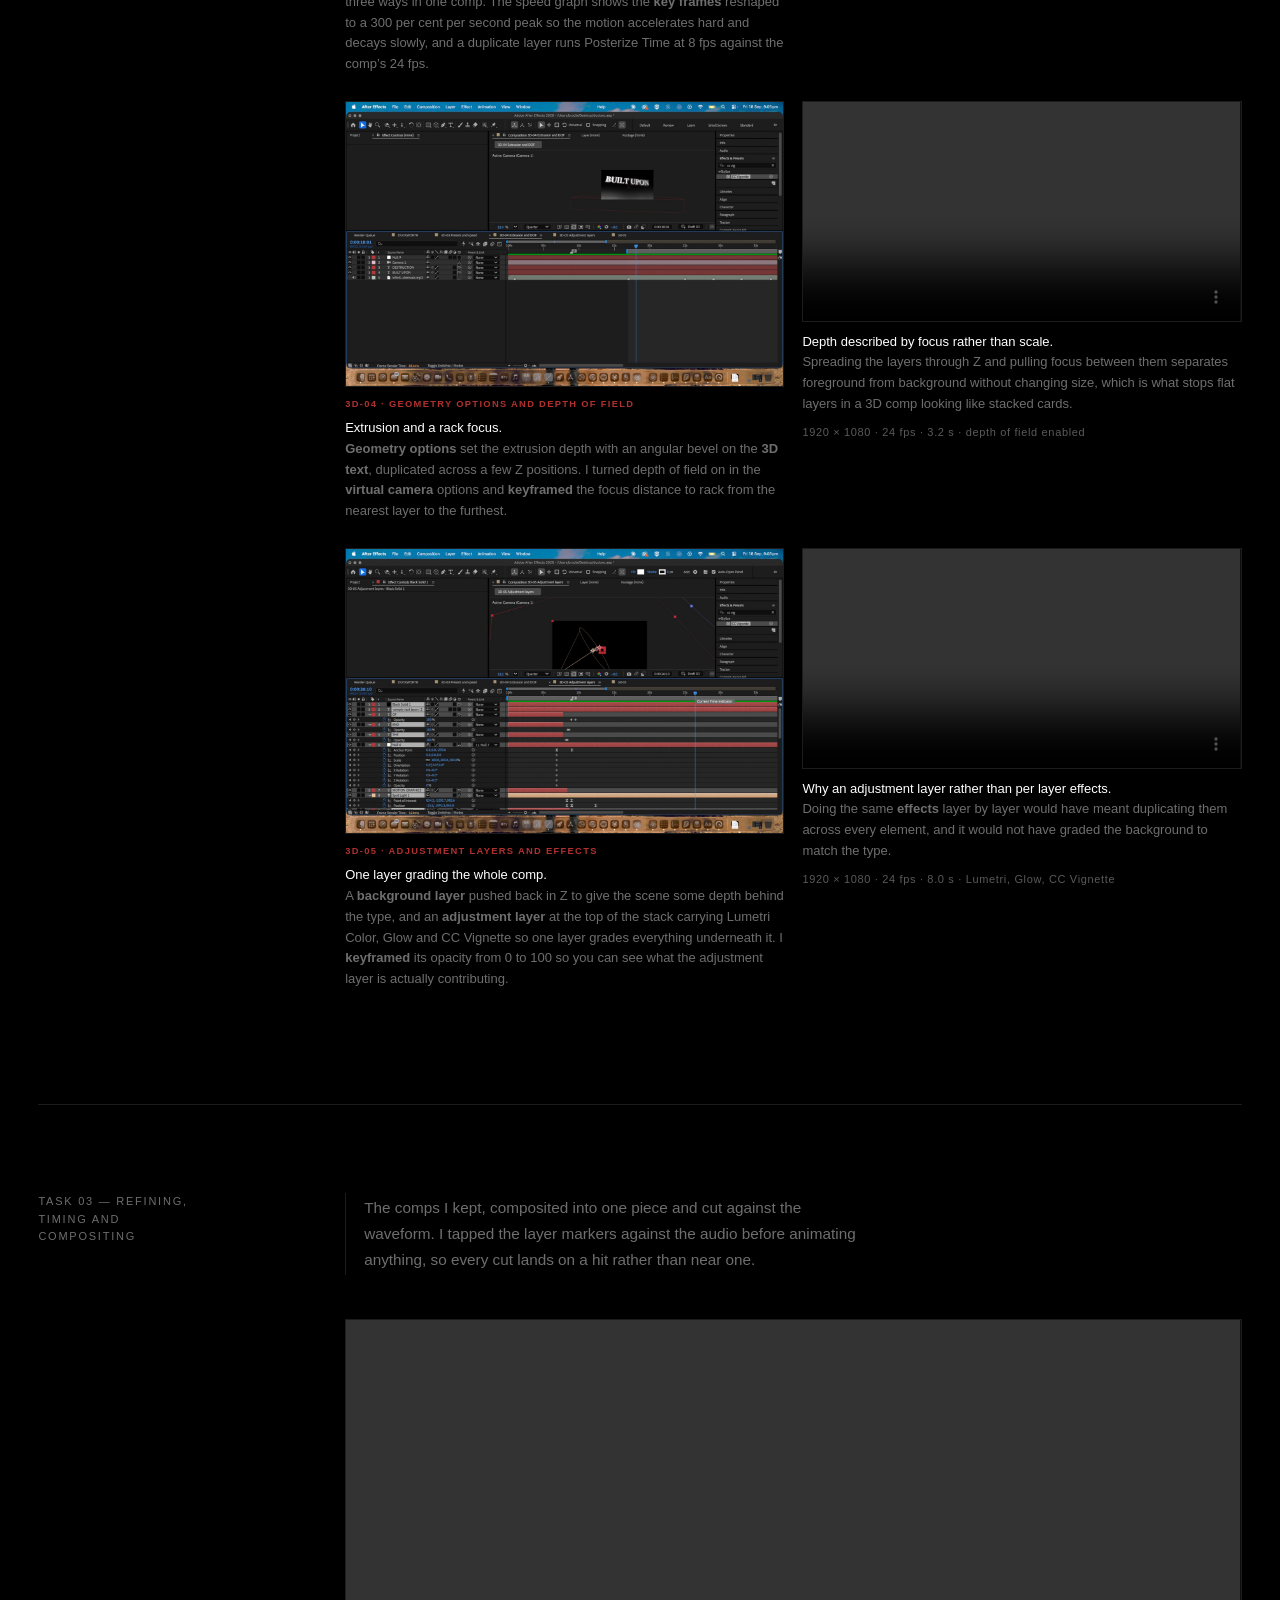
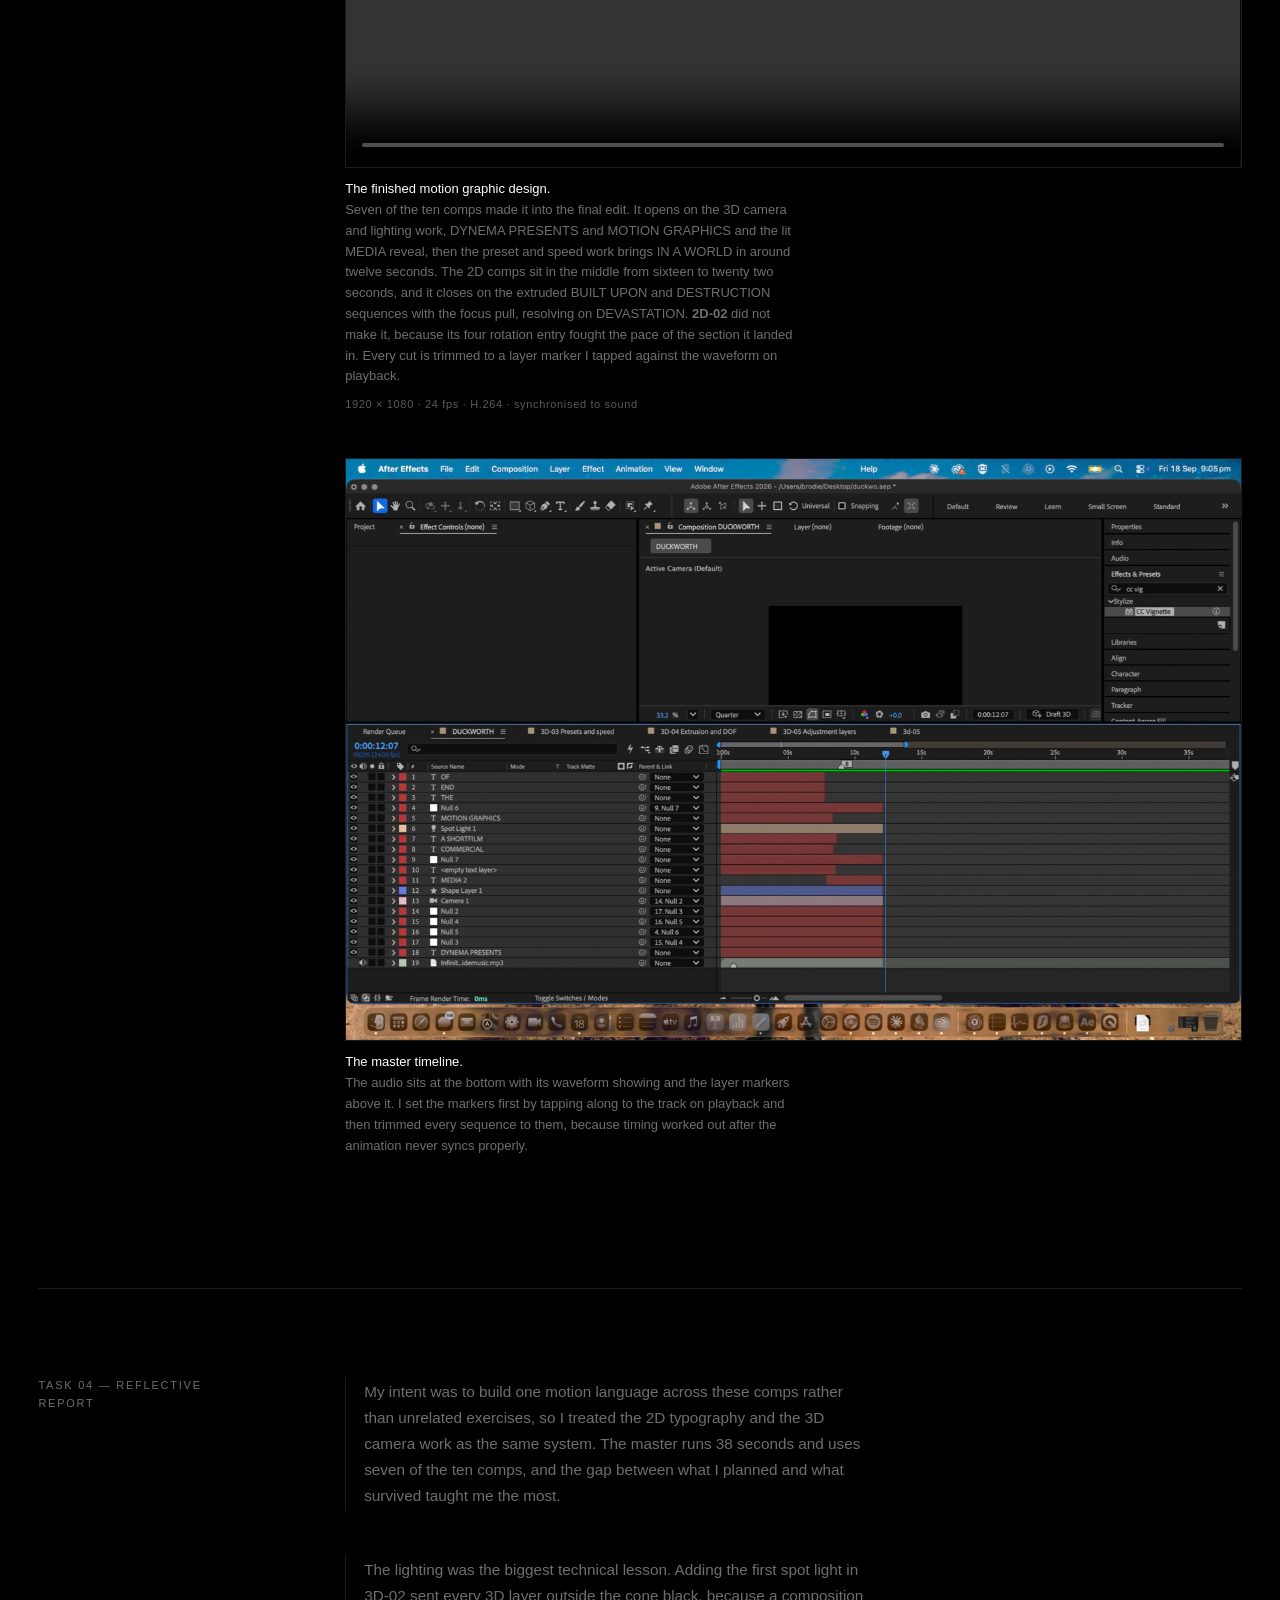
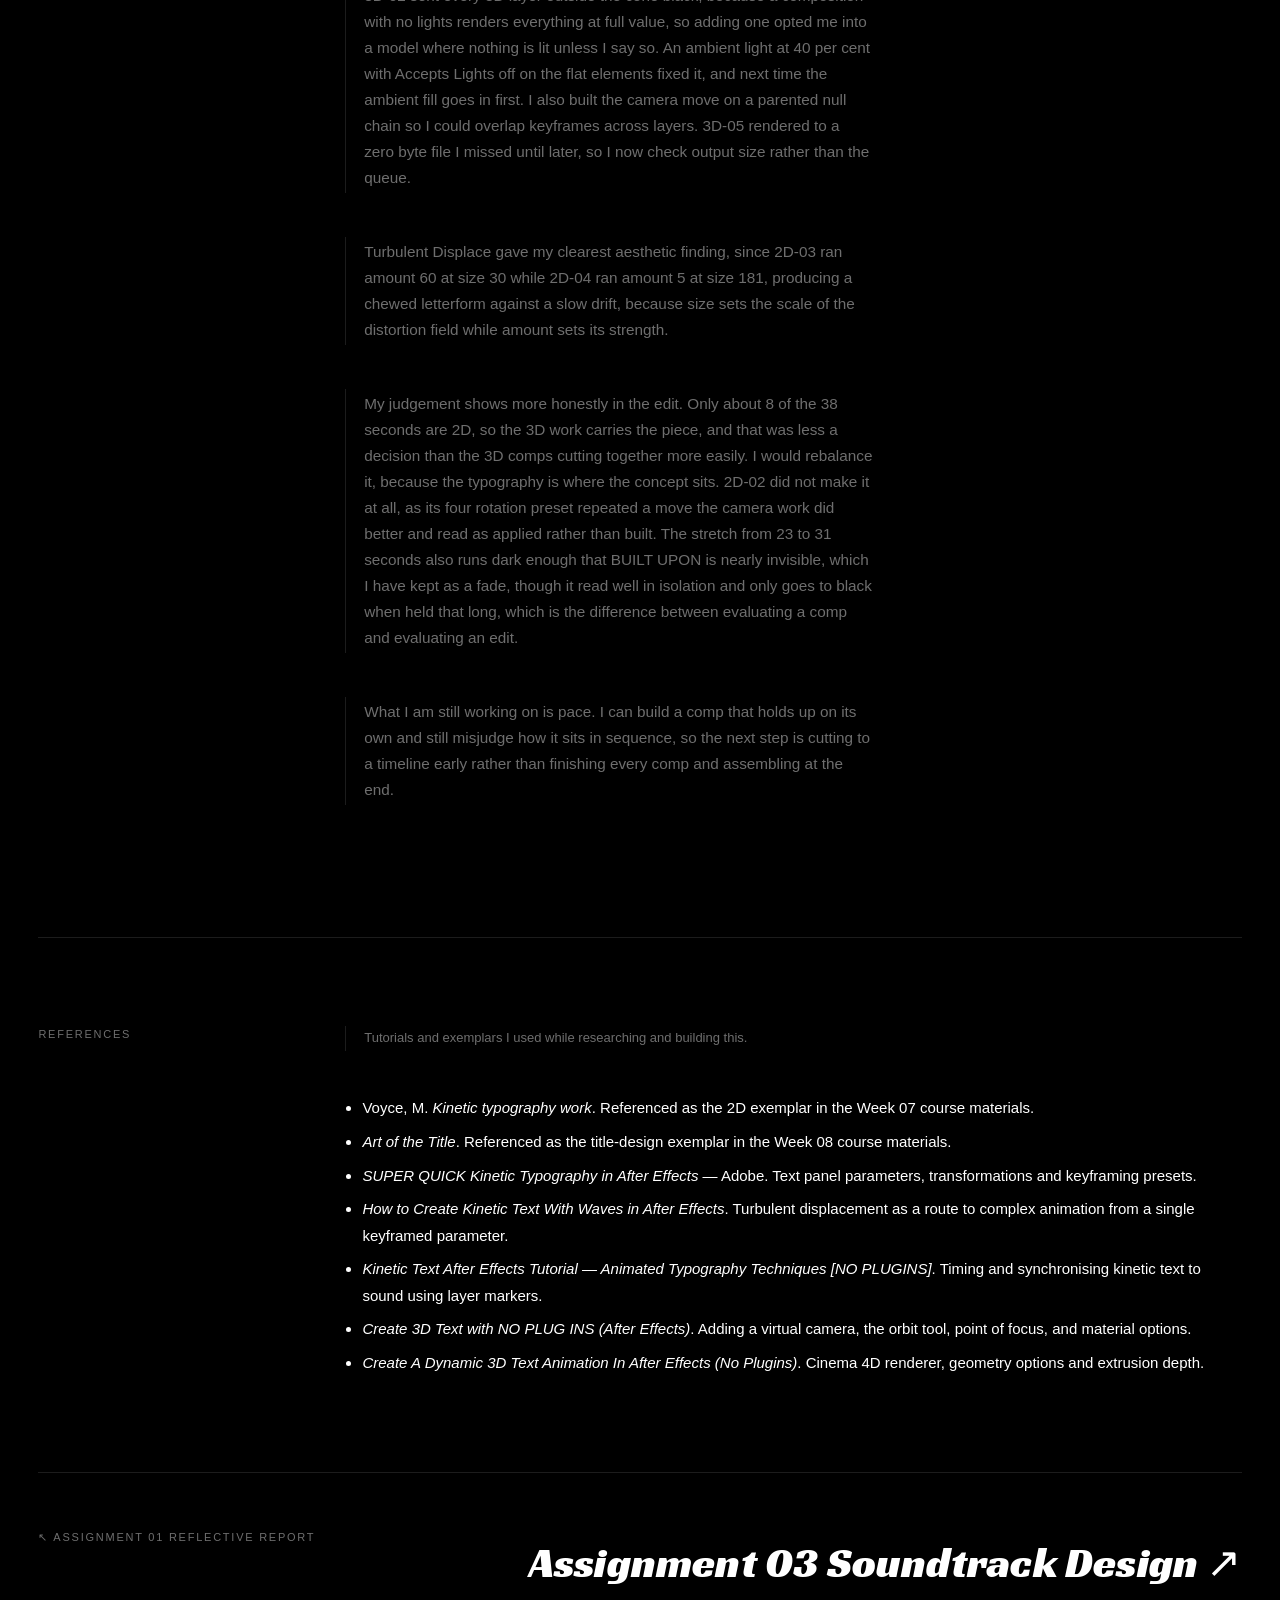
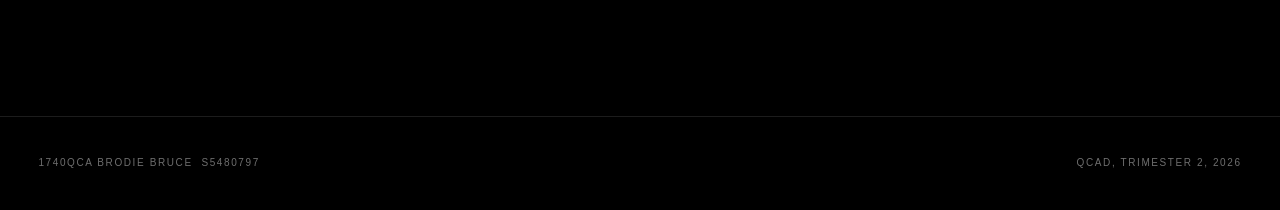
<file: 07-a2.html>
<!DOCTYPE html>
<html lang="en">
<head>
<meta charset="utf-8">
<meta name="viewport" content="width=device-width,initial-scale=1">
<title>Assignment 02 Motion Graphic Design / 1740QCA Brodie Bruce</title>
<link rel="stylesheet" href="css/style.css">
<style>
  ul.refs{margin:0;padding-left:1.15em;line-height:1.75}
  ul.refs li{margin-bottom:.5em}
  .body figure video{width:100%;height:auto;display:block;background:#0E0E0E}
  .todo{display:block;padding:14px 16px;border-left:3px solid #B03030;
        background:#FBEFEF;color:#7A1F1F;font-size:.92em;line-height:1.55;margin:10px 0}
  .compgrid{display:grid;grid-template-columns:1fr 1fr;gap:18px;margin:26px 0}
  .compgrid .shot,.compgrid .clip{margin:0}
  .compgrid figcaption{margin-top:10px}
  @media (max-width:860px){.compgrid{grid-template-columns:1fr}}
  .lede{font-size:1.02em;line-height:1.7}
  .taghead{font-size:.72em;letter-spacing:.14em;text-transform:uppercase;
           color:#B03030;font-weight:700;margin-bottom:6px}
</style>
</head>
<body class="interior">

<header class="masthead">
  <a class="wordmark" href="index.html">Brodie Bruce <span>Portfolio</span></a>
  <nav class="nav">
    <a href="01-database.html">01</a>
    <a href="02-capture.html">02</a>
    <a href="03-composite.html">03</a>
    <a href="04-gif.html">04</a>
    <a href="05-sequences.html">05</a>
    <a href="06-reflection.html">06</a>
    <a href="07-a2.html" aria-current="page">A2</a>
    <a href="08-a3.html">A3</a>
  </nav>
</header>

<section class="hero" style="view-transition-name:card-a2">
  <div>
    <div class="idx">Assignment 02 / Motion Graphic Design</div>
    <h1>Kinetic Type</h1>
    <p>Ten After Effects comps built as a ladder, each one a copy of the last with one new variable added, then cut together into one sequence against the music.</p>
  </div>
</section>

<main>

  <section class="band reveal">
    <h2>Task 01 &mdash; Animating 2D text</h2>
    <div class="body">
      <p class="note lede">Five comps built as prototypes rather than finished pieces, so only one variable changes between each one and I can actually compare them. The set runs through the <b>text panel</b>, <b>animation presets</b>, variable <b>animation speed</b>, <b>effects</b>, and then a combined comp. Each one has a full After Effects interface screenshot next to its video export.</p>

      <div class="compgrid">
        <figure class="shot">
          <img src="images/a2-2d-01.jpg" alt="After Effects interface for composition 2D-01">
          <figcaption><div class='taghead'>2D-01 &middot; Text panel and transformations</div><strong>Text panel, transformations and key frames.</strong><br>I set the type in the <b>text panel</b> first, Bodoni 72 Smallcaps at 249&nbsp;px, then dropped the <b>Slide Down By Character</b> <b>animation preset</b> on it so the characters come in one at a time instead of all together. The <b>Range Selector</b> offset is <b>keyframed</b> from minus 100 per cent, and I ran <b>transformations</b> underneath that on scale, rotation and position.</figcaption>
        </figure>
        <figure class="clip">
          <video src="video/a2-2d-01.mp4" controls muted loop playsinline preload="metadata"></video>
          <figcaption><strong>The baseline of the set.</strong><br>The character animation and the layer animation finish at different times so the word never lands on one frame, and every comp after this is a copy of it with one more thing added.</figcaption>
          <div class="specs">1920 &times; 1080 &middot; 24 fps &middot; 3.0 s &middot; H.264</div>
        </figure>
      </div>
      <div class="compgrid">
        <figure class="shot">
          <img src="images/a2-2d-02.jpg" alt="After Effects interface for composition 2D-02">
          <figcaption><div class='taghead'>2D-02 &middot; Variable presets</div><strong>A different animation preset, and a reshaped speed graph.</strong><br>I swapped in a different <b>animation preset</b> here, one that spins the characters through four full rotations on the way in rather than sliding them. I held the <b>Range Selector</b> end at 50 per cent so only half the string is moving at any point, and reshaped the <b>key frames</b> on Offset in the graph editor into a hard attack with a long tail.</figcaption>
        </figure>
        <figure class="clip">
          <video src="video/a2-2d-02.mp4" controls muted loop playsinline preload="metadata"></video>
          <figcaption><strong>Impact rather than reveal.</strong><br>Against the even cascade in 2D-01 this reads as impact instead of a reveal, because the characters land almost straight away and then spend the rest of the time settling. Same duration, completely different spread of movement.</figcaption>
          <div class="specs">1920 &times; 1080 &middot; 24 fps &middot; 3.0 s &middot; H.264</div>
        </figure>
      </div>
      <div class="compgrid">
        <figure class="shot">
          <img src="images/a2-2d-03.jpg" alt="After Effects interface for composition 2D-03">
          <figcaption><div class='taghead'>2D-03 &middot; Aesthetic experimentation with effects</div><strong>Turbulent Displace and Tint.</strong><br><b>Turbulent Displace</b> with the amount <b>keyframed</b> so the letters distort as they go rather than turning up already warped, and a <b>Tint</b> effect pulling the white of the type toward red over the same few seconds.</figcaption>
        </figure>
        <figure class="clip">
          <video src="video/a2-2d-03.mp4" controls muted loop playsinline preload="metadata"></video>
          <figcaption><strong>Complex movement from one parameter.</strong><br>The Week&nbsp;07 notes call turbulent displacement a quick route to complex animation and that turned out to be right, because one keyframed value gives you constant organic movement that would have taken dozens of transform keyframes to fake.</figcaption>
          <div class="specs">1920 &times; 1080 &middot; 24 fps &middot; 4.0 s &middot; H.264</div>
        </figure>
      </div>
      <div class="compgrid">
        <figure class="shot">
          <img src="images/a2-2d-04.jpg" alt="After Effects interface for composition 2D-04">
          <figcaption><div class='taghead'>2D-04 &middot; Variables in the image aesthetics</div><strong>The same effect stack, flipped.</strong><br>Same effects as 2D-03 but reversed. I flipped the <b>Tint</b> relationship, scaled the type up, and pushed <b>Turbulent Displace</b> the other way with a low amount against a large size.</figcaption>
        </figure>
        <figure class="clip">
          <video src="video/a2-2d-04.mp4" controls muted loop playsinline preload="metadata"></video>
          <figcaption><strong>One effect, opposite parameters.</strong><br>Instead of a fine warp chewing the letterforms you get a slow wide drift across the whole word. Putting it next to 2D-03 shows what the size value actually does, because it sets how big the distortion field is while amount sets how hard it pushes.</figcaption>
          <div class="specs">1920 &times; 1080 &middot; 24 fps &middot; 4.0 s &middot; H.264</div>
        </figure>
      </div>
      <div class="compgrid">
        <figure class="shot">
          <img src="images/a2-2d-05.jpg" alt="After Effects interface for composition 2D-05">
          <figcaption><div class='taghead'>2D-05 &middot; Compositing multiple text layers</div><strong>Two text layers against a background layer.</strong><br>Two copies of the type offset in time over a red <b>background layer</b>, with the one behind scaled to 130 per cent and tinted paler so it reads as depth rather than a duplicate. The <b>key frames</b> on position, scale and rotation are staggered between the two.</figcaption>
        </figure>
        <figure class="clip">
          <video src="video/a2-2d-05.mp4" controls muted loop playsinline preload="metadata"></video>
          <figcaption><strong>Resolving in two stages.</strong><br>Because the layers never land together the comp finishes in two movements instead of one, which is the closest I got in 2D to the layered depth the virtual cameras gave me in Task 02.</figcaption>
          <div class="specs">1920 &times; 1080 &middot; 24 fps &middot; 4.0 s &middot; H.264</div>
        </figure>
      </div>
    </div>
  </section>

  <section class="band reveal">
    <h2>Task 02 &mdash; Animating 3D text</h2>
    <div class="body">
      <p class="note lede">Same method carried into 3D using the <b>Cinema 4D renderer</b>. A two node <b>virtual camera</b> driven off a chain of parented nulls, <b>virtual lights</b> casting shadows, <b>geometry and material options</b> on the type, depth of field, and an <b>adjustment layer</b> grading a whole comp at once.</p>

      <div class="compgrid">
        <figure class="shot">
          <img src="images/a2-3d-01.jpg" alt="After Effects interface for composition 3D-01">
          <figcaption><div class='taghead'>3D-01 &middot; Virtual camera and geometry options</div><strong>A null driven camera rig.</strong><br>A two node <b>virtual camera</b> at 20&nbsp;mm, but I drove it off a chain of parented nulls instead of keyframing the camera directly, so I could overlap the <b>key frames</b> across several layers and get a smoother compound move than one camera animation gives you. <b>Geometry options</b> put an angular bevel on the <b>3D text</b> so the edges pick up light, and a Glow <b>effect</b> lifts the bevelled faces.</figcaption>
        </figure>
        <figure class="clip">
          <video src="video/a2-3d-01.mp4" controls muted loop playsinline preload="metadata"></video>
          <figcaption><strong>The opening move, before lighting.</strong><br>The 20&nbsp;mm focal length exaggerates the perspective shift as the camera pushes in. This is the comp before I added any virtual light, which is what makes it worth comparing against 3D-02.</figcaption>
          <div class="specs">1920 &times; 1080 &middot; 24 fps &middot; 5.1 s &middot; Cinema 4D renderer</div>
        </figure>
      </div>
      <div class="compgrid">
        <figure class="shot">
          <img src="images/a2-3d-02.jpg" alt="After Effects interface for composition 3D-02">
          <figcaption><div class='taghead'>3D-02 &middot; Virtual lights and material options</div><strong>A spot light with cast shadows.</strong><br>A spot <b>virtual light</b> at 150 per cent on a 70 degree cone with <b>Casts Shadows</b> on, and the light position <b>keyframed</b> so the shadow travels. <b>Material options</b> on the hero text accept lights and shadows, and I set the graphic elements around it to <b>Accepts Lights off</b> so they stay flat.</figcaption>
        </figure>
        <figure class="clip">
          <video src="video/a2-3d-02.mp4" controls muted loop playsinline preload="metadata"></video>
          <figcaption><strong>Lighting as the reveal.</strong><br>I parented more nulls into the camera chain to give the text a floating drift separate from the camera move. A fade in runs against an opacity drop on the background so the field flips from white to black, and the light then brings the word into focus as the camera pulls back, so the reveal is done by lighting rather than by scaling or fading something in.</figcaption>
          <div class="specs">1920 &times; 1080 &middot; 24 fps &middot; 12.1 s &middot; spot light, casts shadows</div>
        </figure>
      </div>
      <div class="compgrid">
        <figure class="shot">
          <img src="images/a2-3d-03.jpg" alt="After Effects interface for composition 3D-03">
          <figcaption><div class='taghead'>3D-03 &middot; Animation presets and variable speed</div><strong>One preset, three timings.</strong><br>The <b>3D Basic Rotate X Cascade In</b> <b>animation preset</b> on <b>3D text</b>, retimed three ways in one comp. The speed graph shows the <b>key frames</b> reshaped to a 300 per cent per second peak so the motion accelerates hard and decays slowly, and a duplicate layer runs Posterize Time at 8&nbsp;fps against the comp&rsquo;s 24&nbsp;fps.</figcaption>
        </figure>
        <figure class="clip">
          <video src="video/a2-3d-03.mp4" controls muted loop playsinline preload="metadata"></video>
          <figcaption><strong>Mechanical against weighted.</strong><br>Next to the continuous camera move in 3D-01 the 8&nbsp;fps version reads mechanical and the eased version reads weighted. Same preset over the same duration with a completely different sense of mass.</figcaption>
          <div class="specs">1920 &times; 1080 &middot; 24 fps &middot; 4.9 s &middot; Posterize Time 8 fps</div>
        </figure>
      </div>
      <div class="compgrid">
        <figure class="shot">
          <img src="images/a2-3d-04.jpg" alt="After Effects interface for composition 3D-04">
          <figcaption><div class='taghead'>3D-04 &middot; Geometry options and depth of field</div><strong>Extrusion and a rack focus.</strong><br><b>Geometry options</b> set the extrusion depth with an angular bevel on the <b>3D text</b>, duplicated across a few Z positions. I turned depth of field on in the <b>virtual camera</b> options and <b>keyframed</b> the focus distance to rack from the nearest layer to the furthest.</figcaption>
        </figure>
        <figure class="clip">
          <video src="video/a2-3d-04.mp4" controls muted loop playsinline preload="metadata"></video>
          <figcaption><strong>Depth described by focus rather than scale.</strong><br>Spreading the layers through Z and pulling focus between them separates foreground from background without changing size, which is what stops flat layers in a 3D comp looking like stacked cards.</figcaption>
          <div class="specs">1920 &times; 1080 &middot; 24 fps &middot; 3.2 s &middot; depth of field enabled</div>
        </figure>
      </div>
      <div class="compgrid">
        <figure class="shot">
          <img src="images/a2-3d-05.jpg" alt="After Effects interface for composition 3D-05">
          <figcaption><div class='taghead'>3D-05 &middot; Adjustment layers and effects</div><strong>One layer grading the whole comp.</strong><br>A <b>background layer</b> pushed back in Z to give the scene some depth behind the type, and an <b>adjustment layer</b> at the top of the stack carrying Lumetri Color, Glow and CC Vignette so one layer grades everything underneath it. I <b>keyframed</b> its opacity from 0 to 100 so you can see what the adjustment layer is actually contributing.</figcaption>
        </figure>
        <figure class="clip">
          <video src="video/a2-3d-05.mp4" controls muted loop playsinline preload="metadata"></video>
          <figcaption><strong>Why an adjustment layer rather than per layer effects.</strong><br>Doing the same <b>effects</b> layer by layer would have meant duplicating them across every element, and it would not have graded the background to match the type.</figcaption>
          <div class="specs">1920 &times; 1080 &middot; 24 fps &middot; 8.0 s &middot; Lumetri, Glow, CC Vignette</div>
        </figure>
      </div>
    </div>
  </section>

  <section class="band reveal">
    <h2>Task 03 &mdash; Refining, timing and compositing</h2>
    <div class="body">
      <p class="note lede">The comps I kept, composited into one piece and cut against the waveform. I tapped the layer markers against the audio before animating anything, so every cut lands on a hit rather than near one.</p>
      <figure>
        <video src="video/a2-master.mp4" controls playsinline preload="metadata"></video>
        <figcaption><strong>The finished motion graphic design.</strong><br>Seven of the ten comps made it into the final edit. It opens on the 3D camera and lighting work, DYNEMA PRESENTS and MOTION GRAPHICS and the lit MEDIA reveal, then the preset and speed work brings IN A WORLD in around twelve seconds. The 2D comps sit in the middle from sixteen to twenty two seconds, and it closes on the extruded BUILT UPON and DESTRUCTION sequences with the focus pull, resolving on DEVASTATION. <b>2D-02</b> did not make it, because its four rotation entry fought the pace of the section it landed in. Every cut is trimmed to a layer marker I tapped against the waveform on playback.</figcaption>
        <div class="specs">1920 &times; 1080 &middot; 24 fps &middot; H.264 &middot; synchronised to sound</div>
      </figure>
      <figure>
        <img src="images/a2-master-timeline.jpg" alt="After Effects timeline of the master composition showing all layers and the audio waveform">
        <figcaption><strong>The master timeline.</strong><br>The audio sits at the bottom with its waveform showing and the layer markers above it. I set the markers first by tapping along to the track on playback and then trimmed every sequence to them, because timing worked out after the animation never syncs properly.</figcaption>
      </figure>
    </div>
  </section>

  <section class="band reveal">
    <h2>Task 04 &mdash; Reflective Report</h2>
    <div class="body">
      <p class="note lede">My intent was to build one motion language across these comps rather than unrelated exercises, so I treated the 2D typography and the 3D camera work as the same system. The master runs 38 seconds and uses seven of the ten comps, and the gap between what I planned and what survived taught me the most.</p>
      <p class="note lede">The lighting was the biggest technical lesson. Adding the first spot light in 3D-02 sent every 3D layer outside the cone black, because a composition with no lights renders everything at full value, so adding one opted me into a model where nothing is lit unless I say so. An ambient light at 40 per cent with Accepts Lights off on the flat elements fixed it, and next time the ambient fill goes in first. I also built the camera move on a parented null chain so I could overlap keyframes across layers. 3D-05 rendered to a zero byte file I missed until later, so I now check output size rather than the queue.</p>
      <p class="note lede">Turbulent Displace gave my clearest aesthetic finding, since 2D-03 ran amount 60 at size 30 while 2D-04 ran amount 5 at size 181, producing a chewed letterform against a slow drift, because size sets the scale of the distortion field while amount sets its strength.</p>
      <p class="note lede">My judgement shows more honestly in the edit. Only about 8 of the 38 seconds are 2D, so the 3D work carries the piece, and that was less a decision than the 3D comps cutting together more easily. I would rebalance it, because the typography is where the concept sits. 2D-02 did not make it at all, as its four rotation preset repeated a move the camera work did better and read as applied rather than built. The stretch from 23 to 31 seconds also runs dark enough that BUILT UPON is nearly invisible, which I have kept as a fade, though it read well in isolation and only goes to black when held that long, which is the difference between evaluating a comp and evaluating an edit.</p>
      <p class="note lede">What I am still working on is pace. I can build a comp that holds up on its own and still misjudge how it sits in sequence, so the next step is cutting to a timeline early rather than finishing every comp and assembling at the end.</p>
    </div>
  </section>

  <section class="band reveal">
    <h2>References</h2>
    <div class="body">
      <p class="note">Tutorials and exemplars I used while researching and building this.</p>
      <ul class="refs">
        <li>Voyce, M. <i>Kinetic typography work</i>. Referenced as the 2D exemplar in the Week&nbsp;07 course materials.</li>
        <li><i>Art of the Title</i>. Referenced as the title-design exemplar in the Week&nbsp;08 course materials.</li>
        <li><i>SUPER QUICK Kinetic Typography in After Effects</i> &mdash; Adobe. Text panel parameters, transformations and keyframing presets.</li>
        <li><i>How to Create Kinetic Text With Waves in After Effects</i>. Turbulent displacement as a route to complex animation from a single keyframed parameter.</li>
        <li><i>Kinetic Text After Effects Tutorial &mdash; Animated Typography Techniques [NO PLUGINS]</i>. Timing and synchronising kinetic text to sound using layer markers.</li>
        <li><i>Create 3D Text with NO PLUG INS (After Effects)</i>. Adding a virtual camera, the orbit tool, point of focus, and material options.</li>
        <li><i>Create A Dynamic 3D Text Animation In After Effects (No Plugins)</i>. Cinema 4D renderer, geometry options and extrusion depth.</li>
        
      </ul>
    </div>
  </section>

  <div class="pager">
    <a href="06-reflection.html">&nwarr; Assignment 01 Reflective Report</a>
    <a class="next" href="08-a3.html">Assignment 03 Soundtrack Design &nearr;</a>
  </div>
</main>

<footer class="sitefoot">
  <span>1740QCA Brodie Bruce &nbsp;s5480797</span>
  <span>QCAD, Trimester 2, 2026</span>
</footer>

<script src="js/main.js"></script>
</body>
</html>
</file>
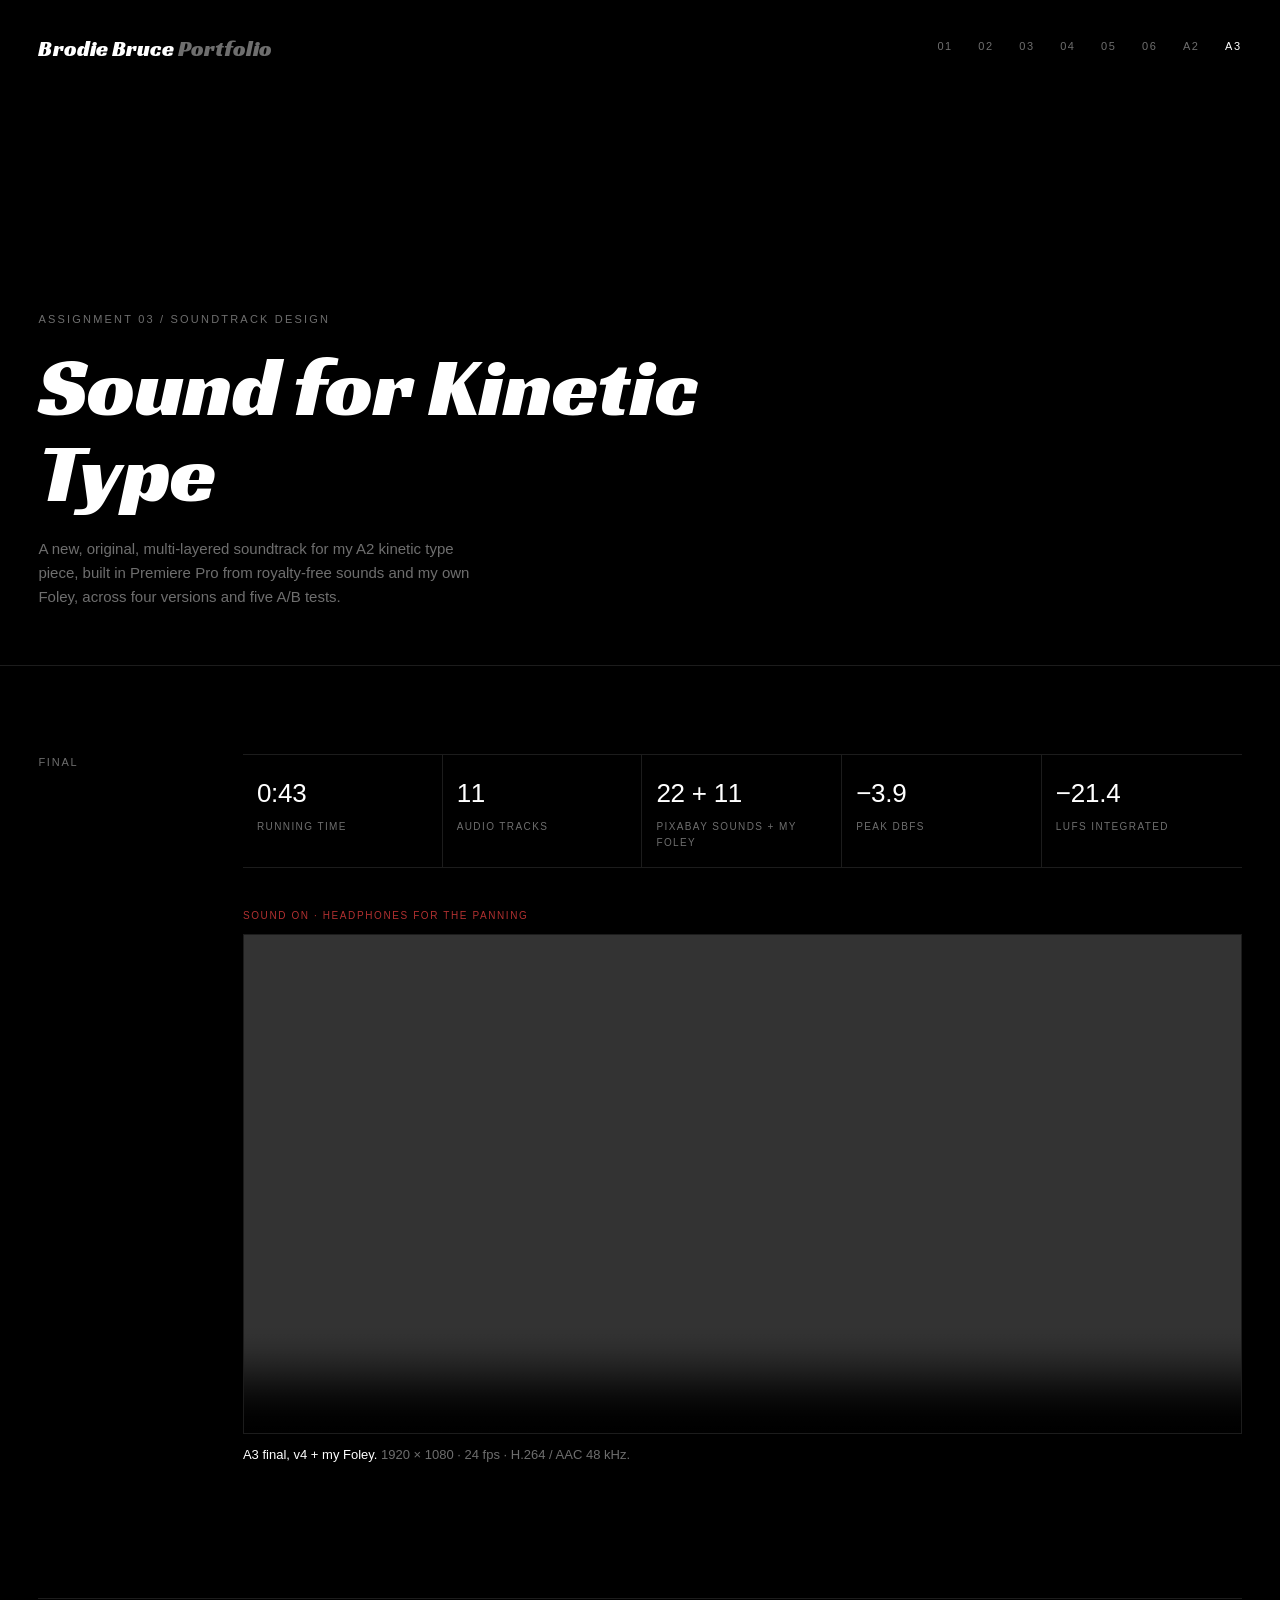
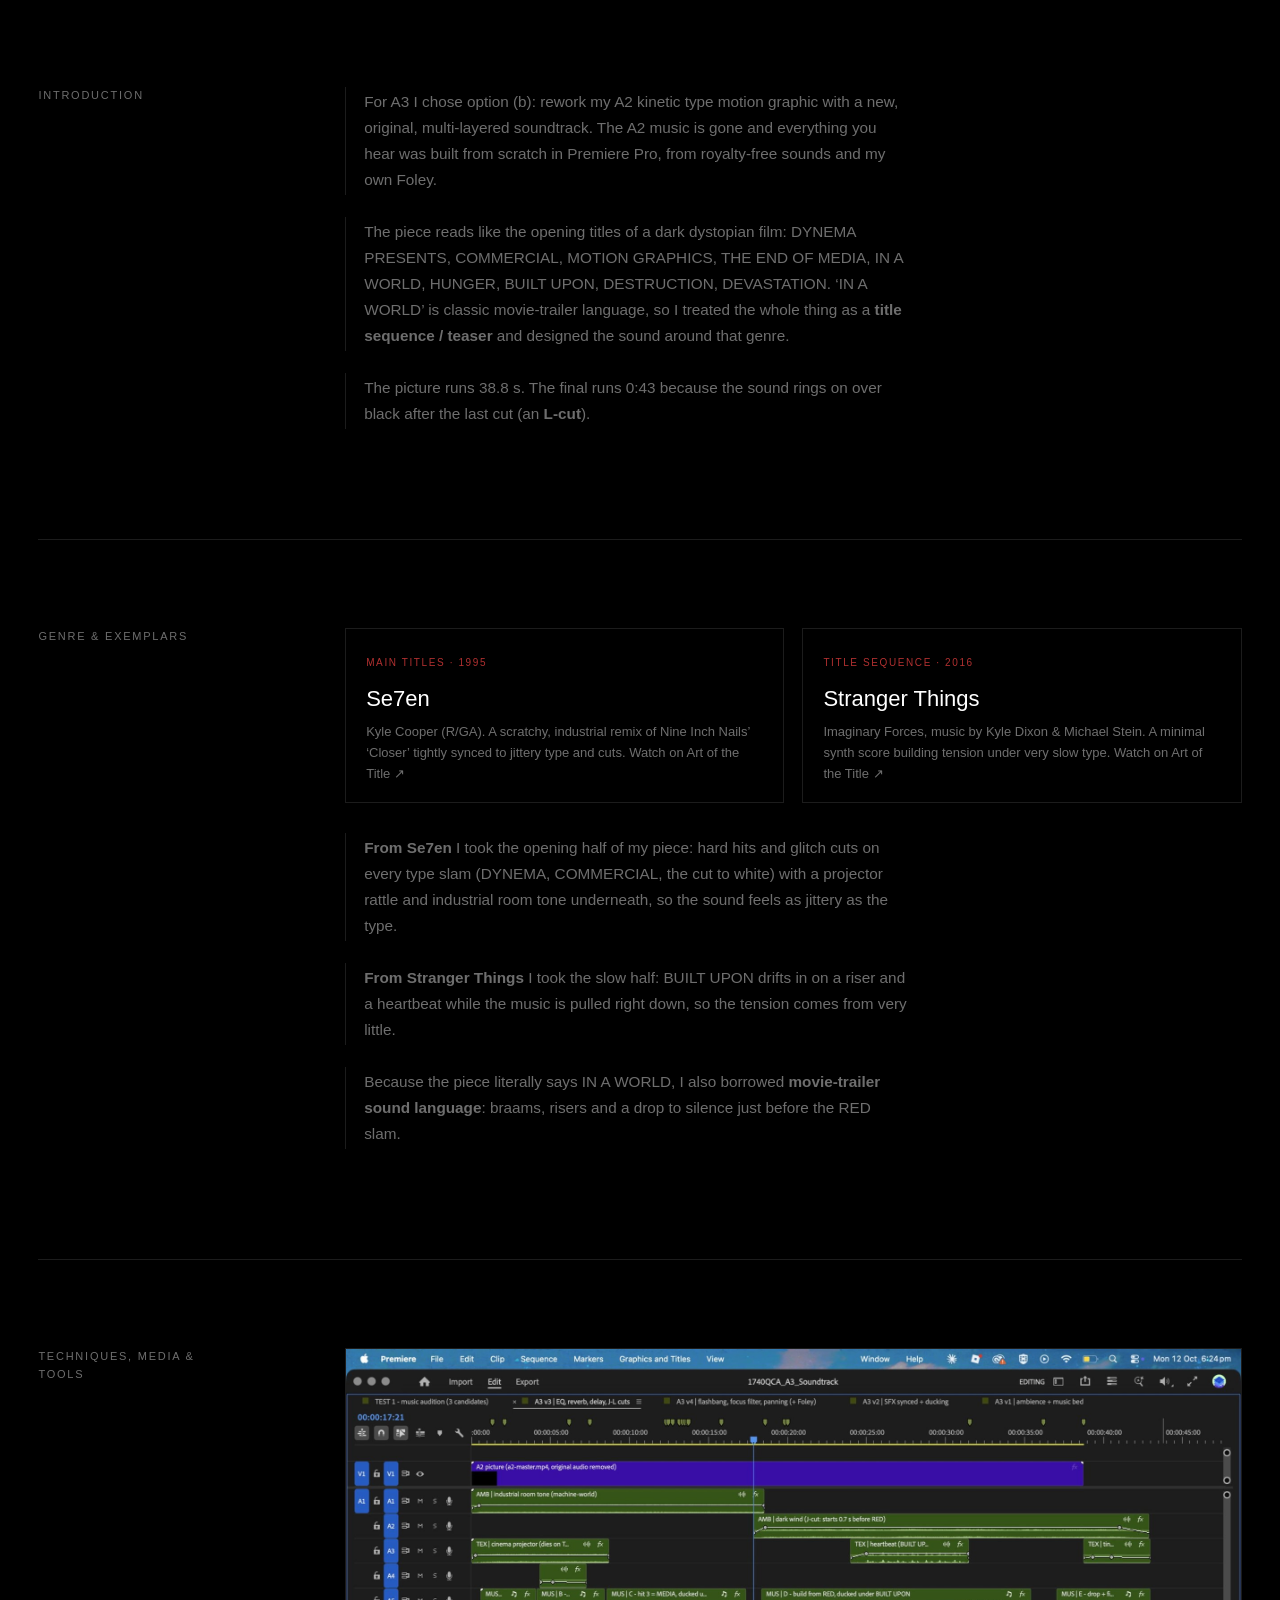
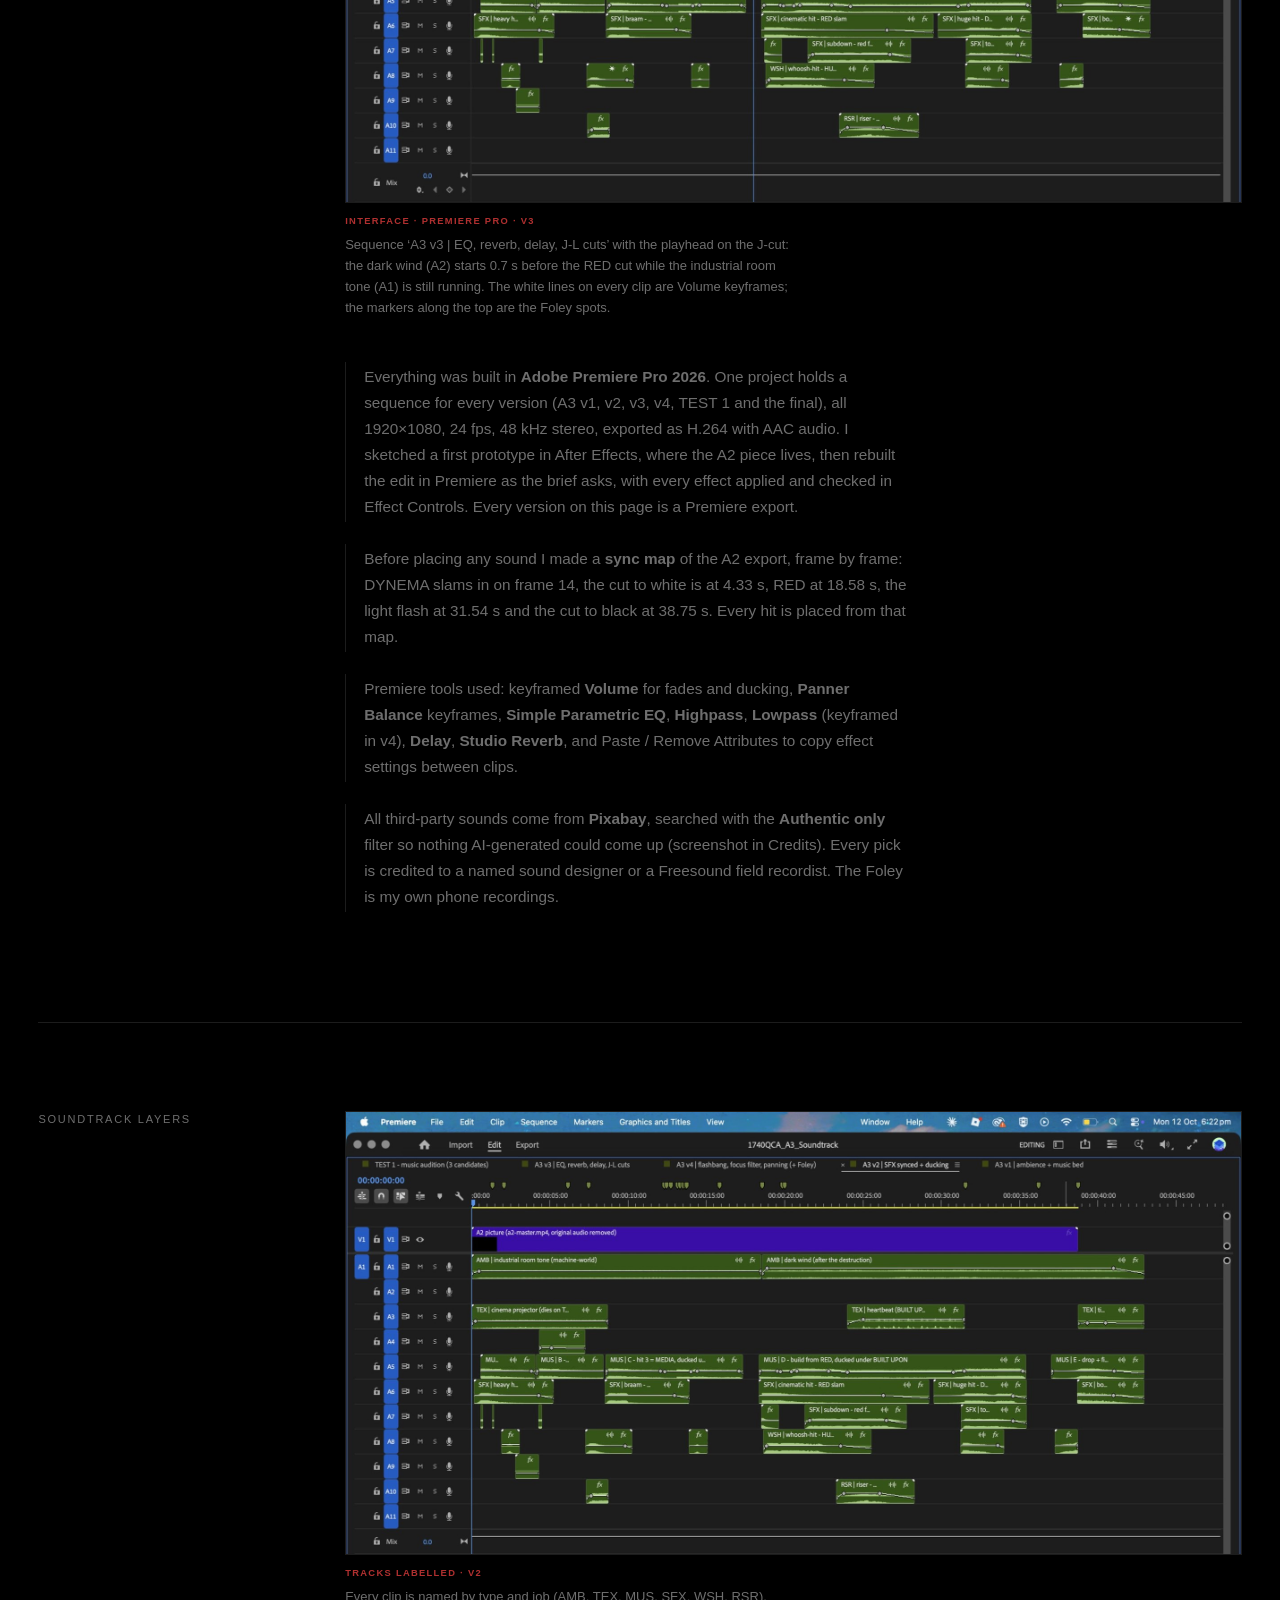
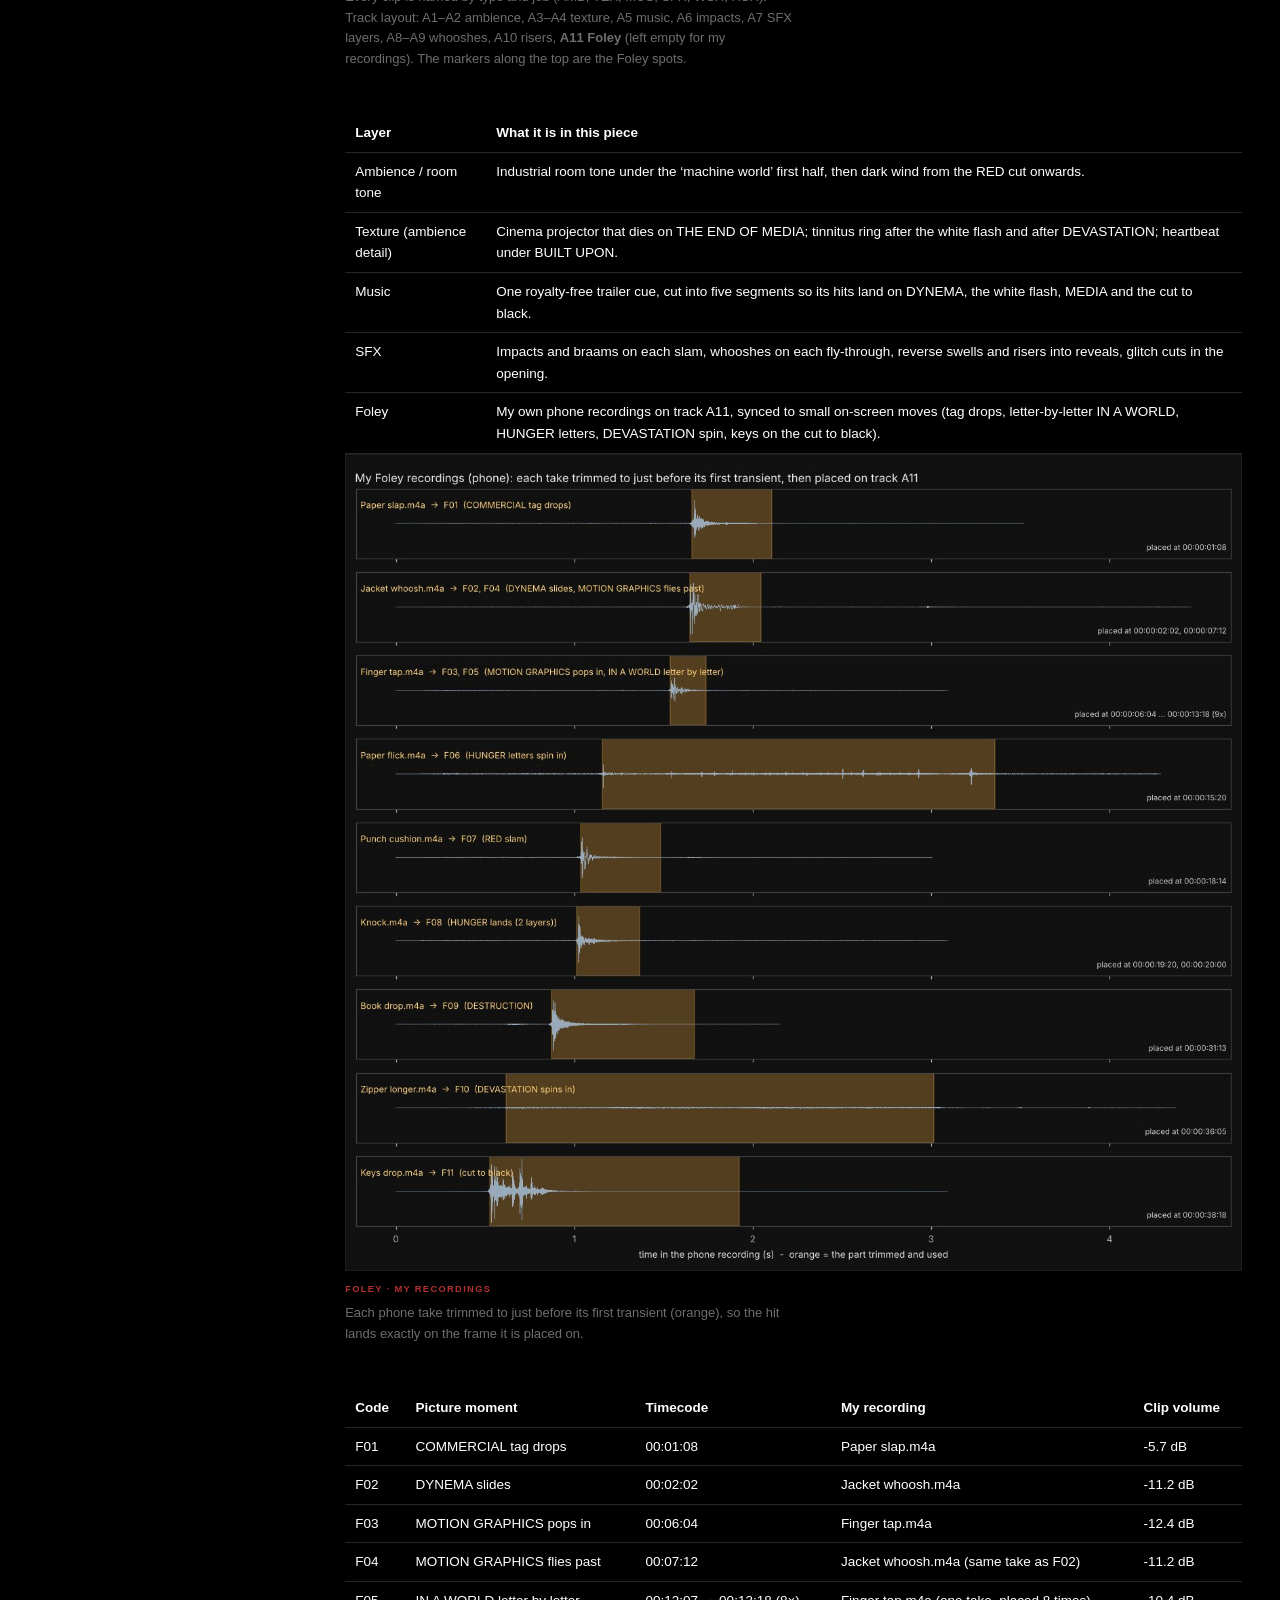
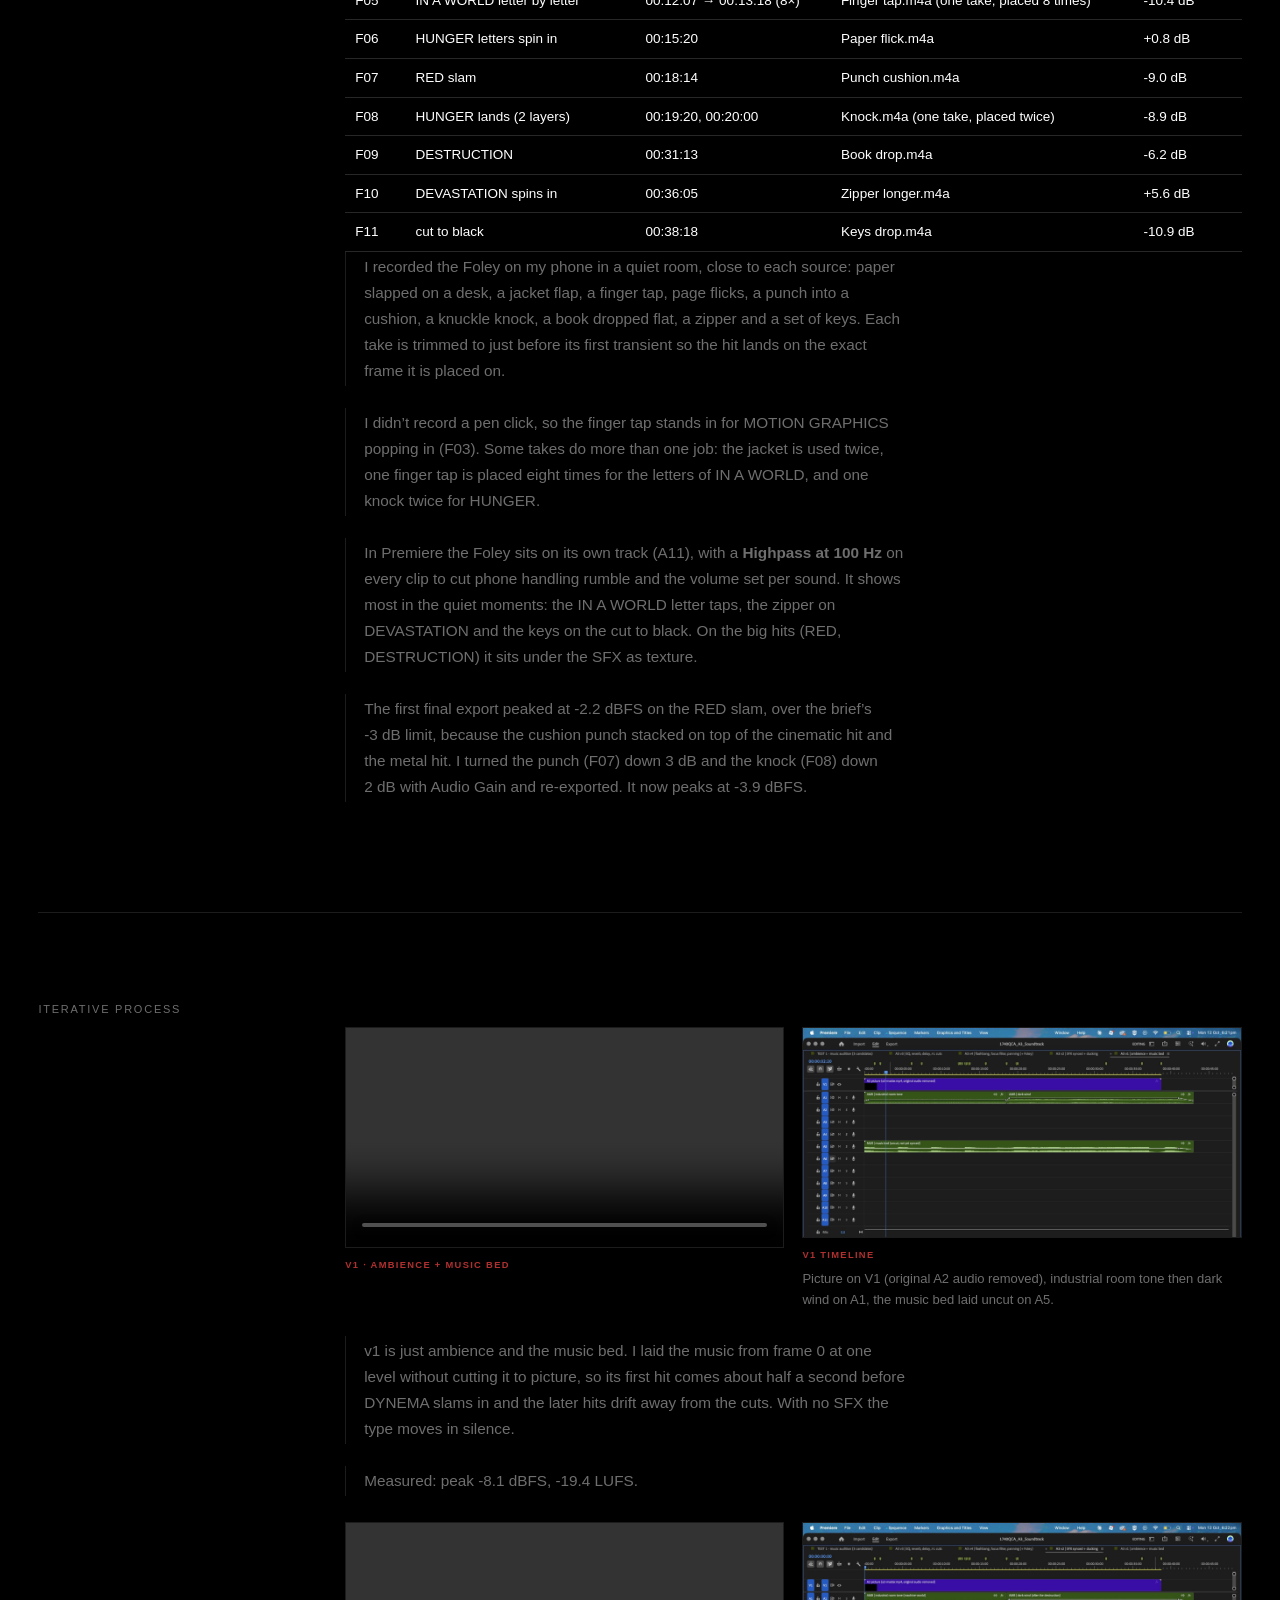
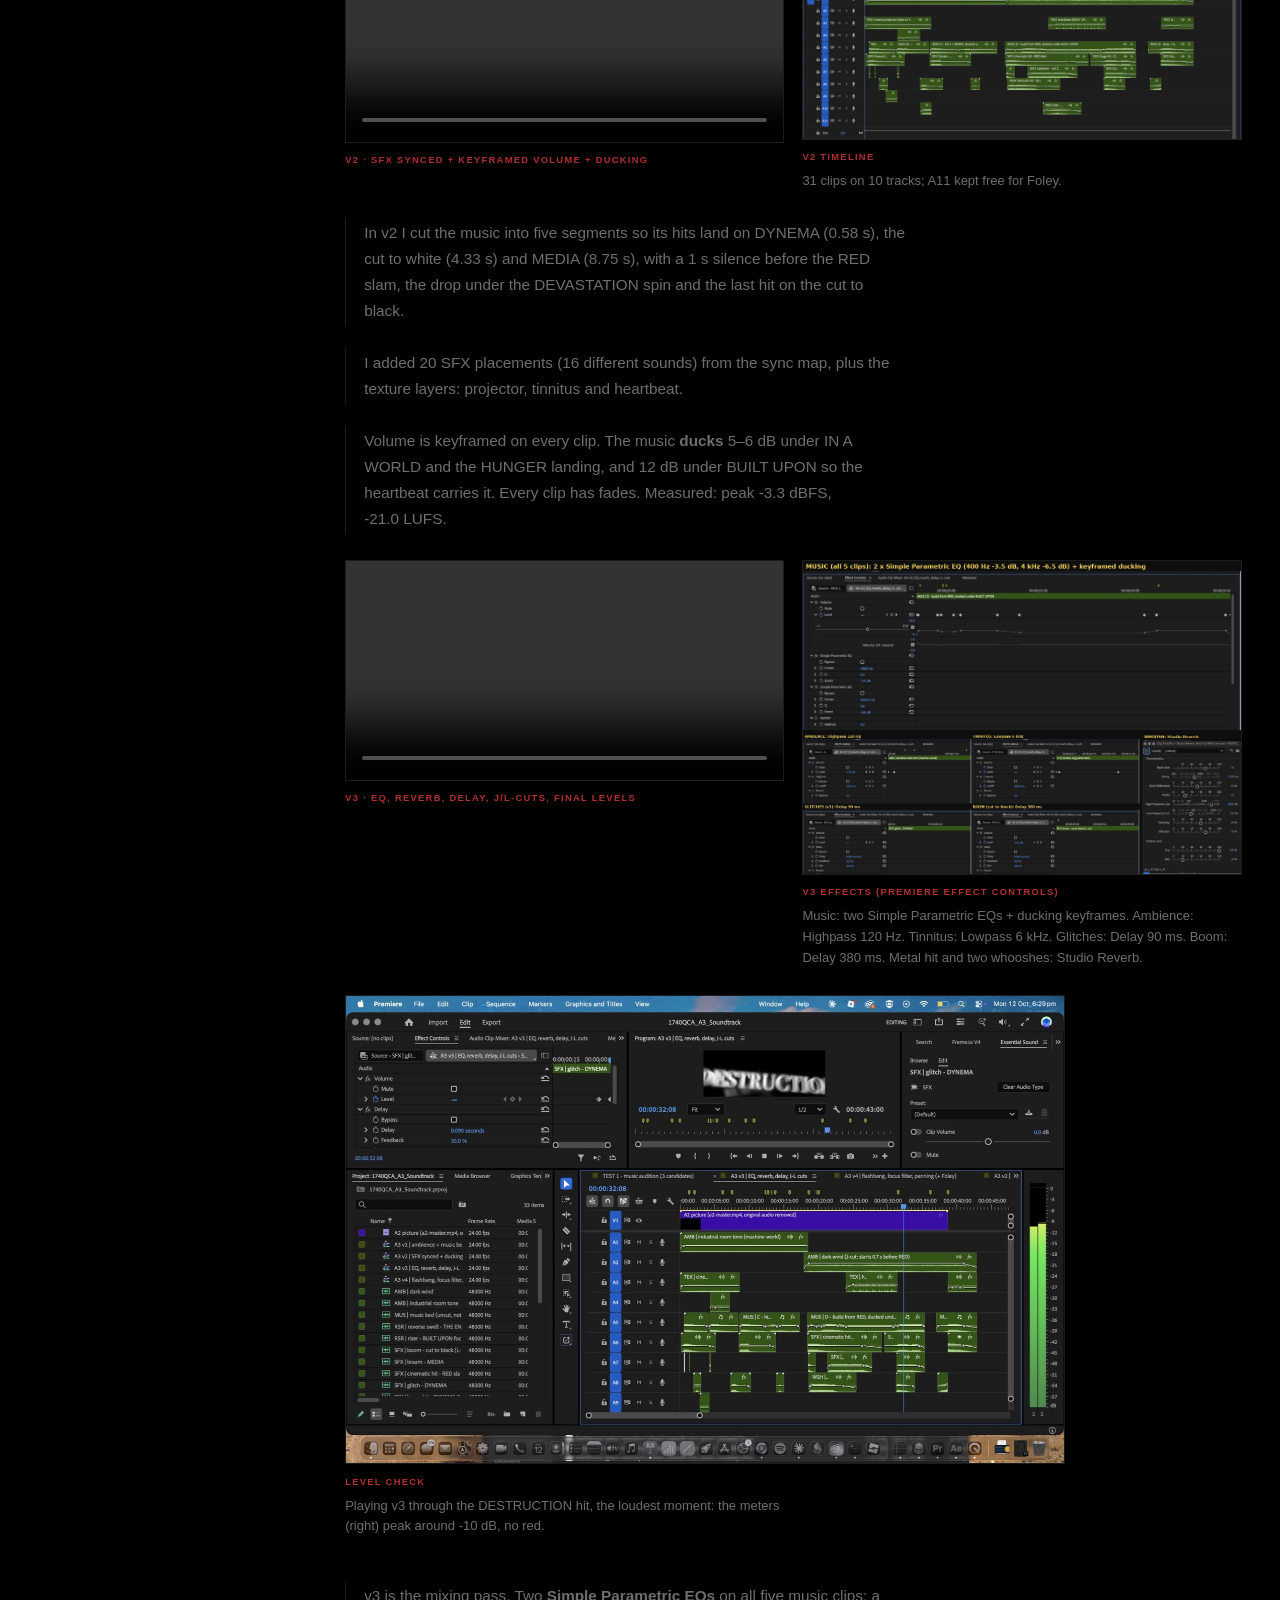
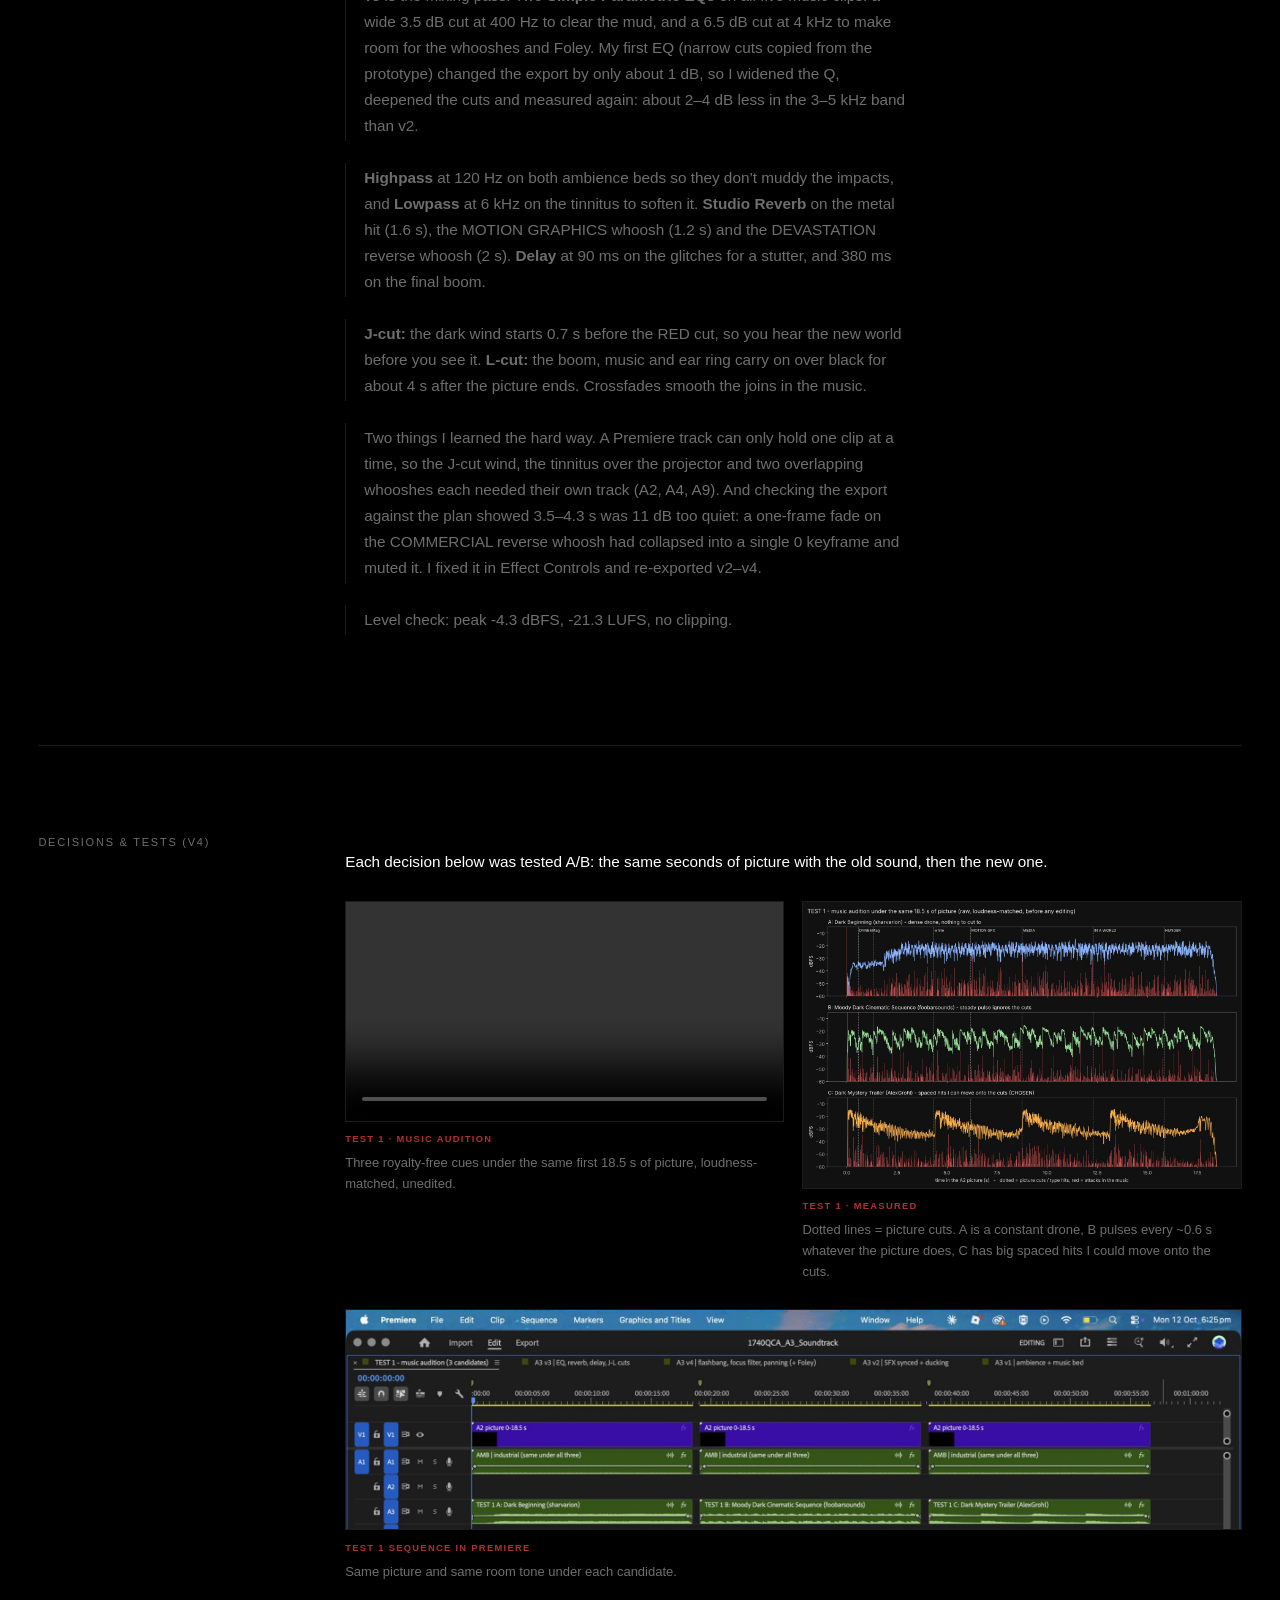
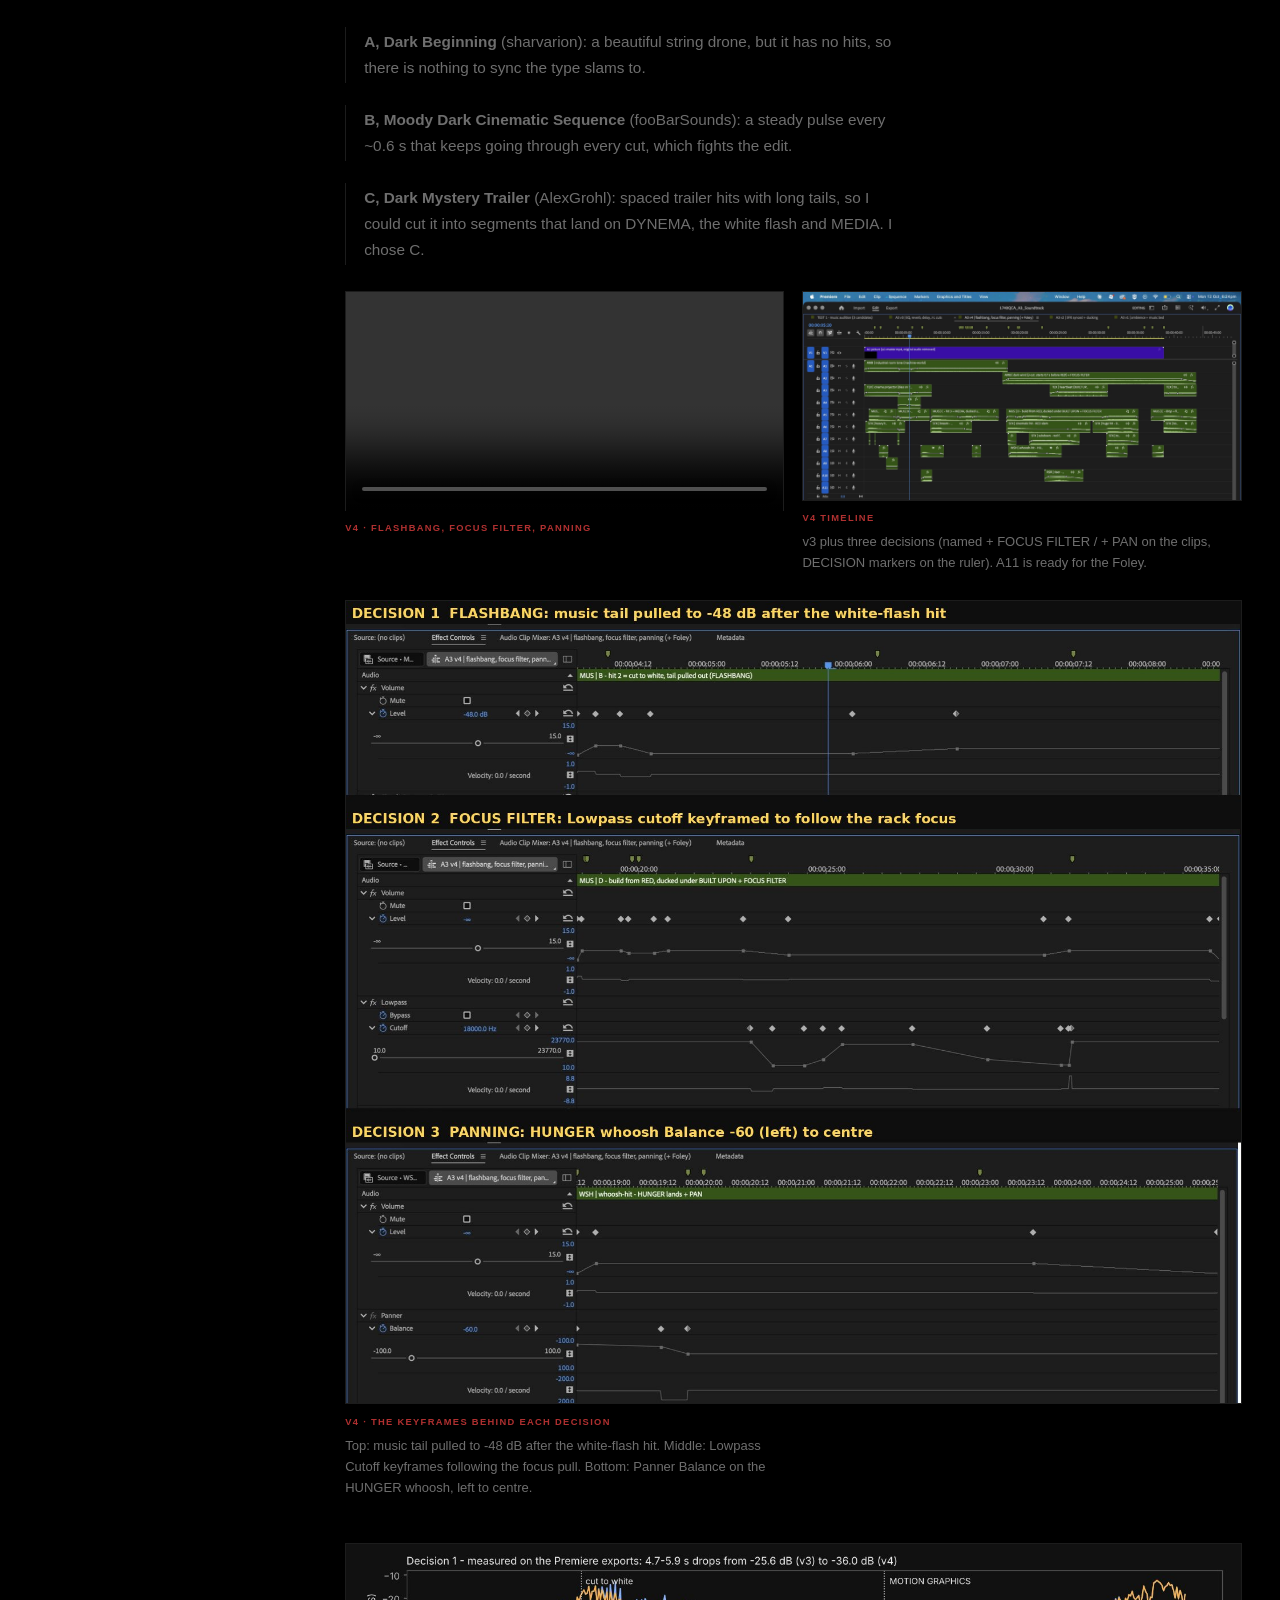
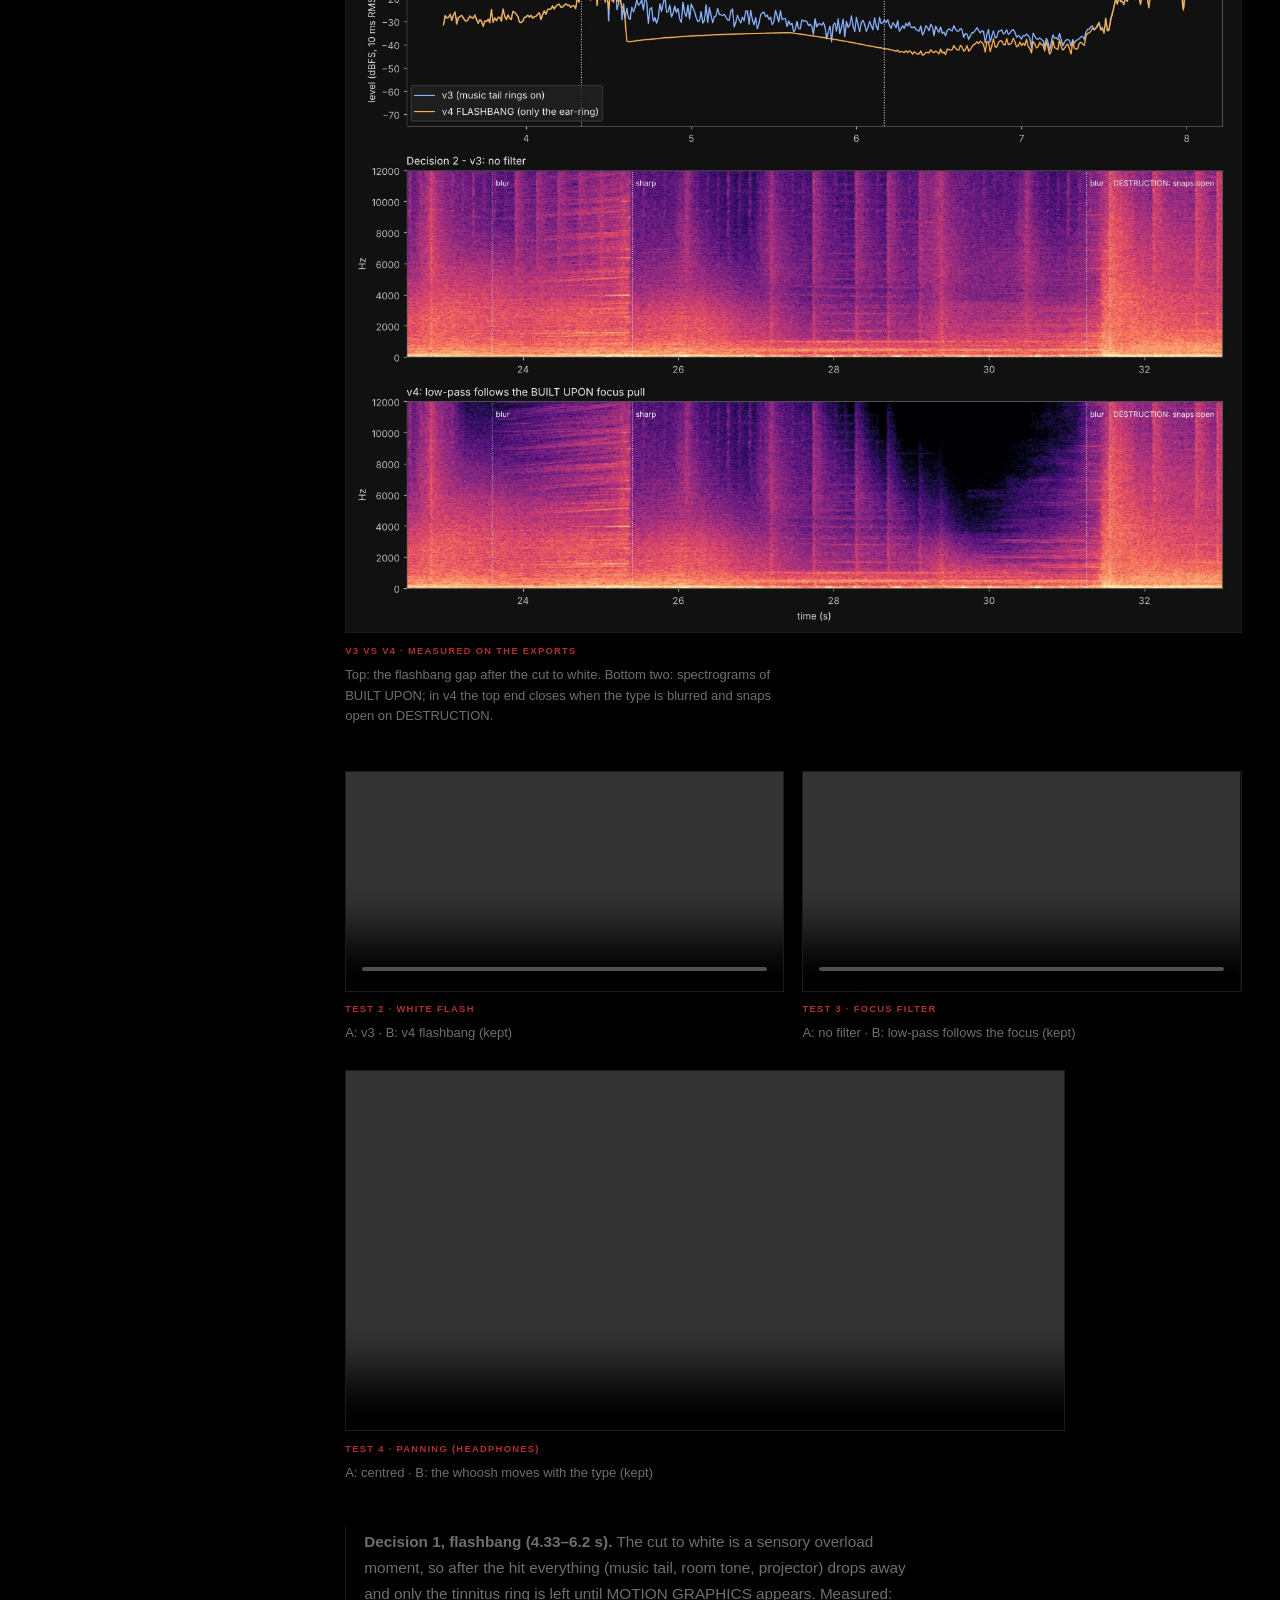
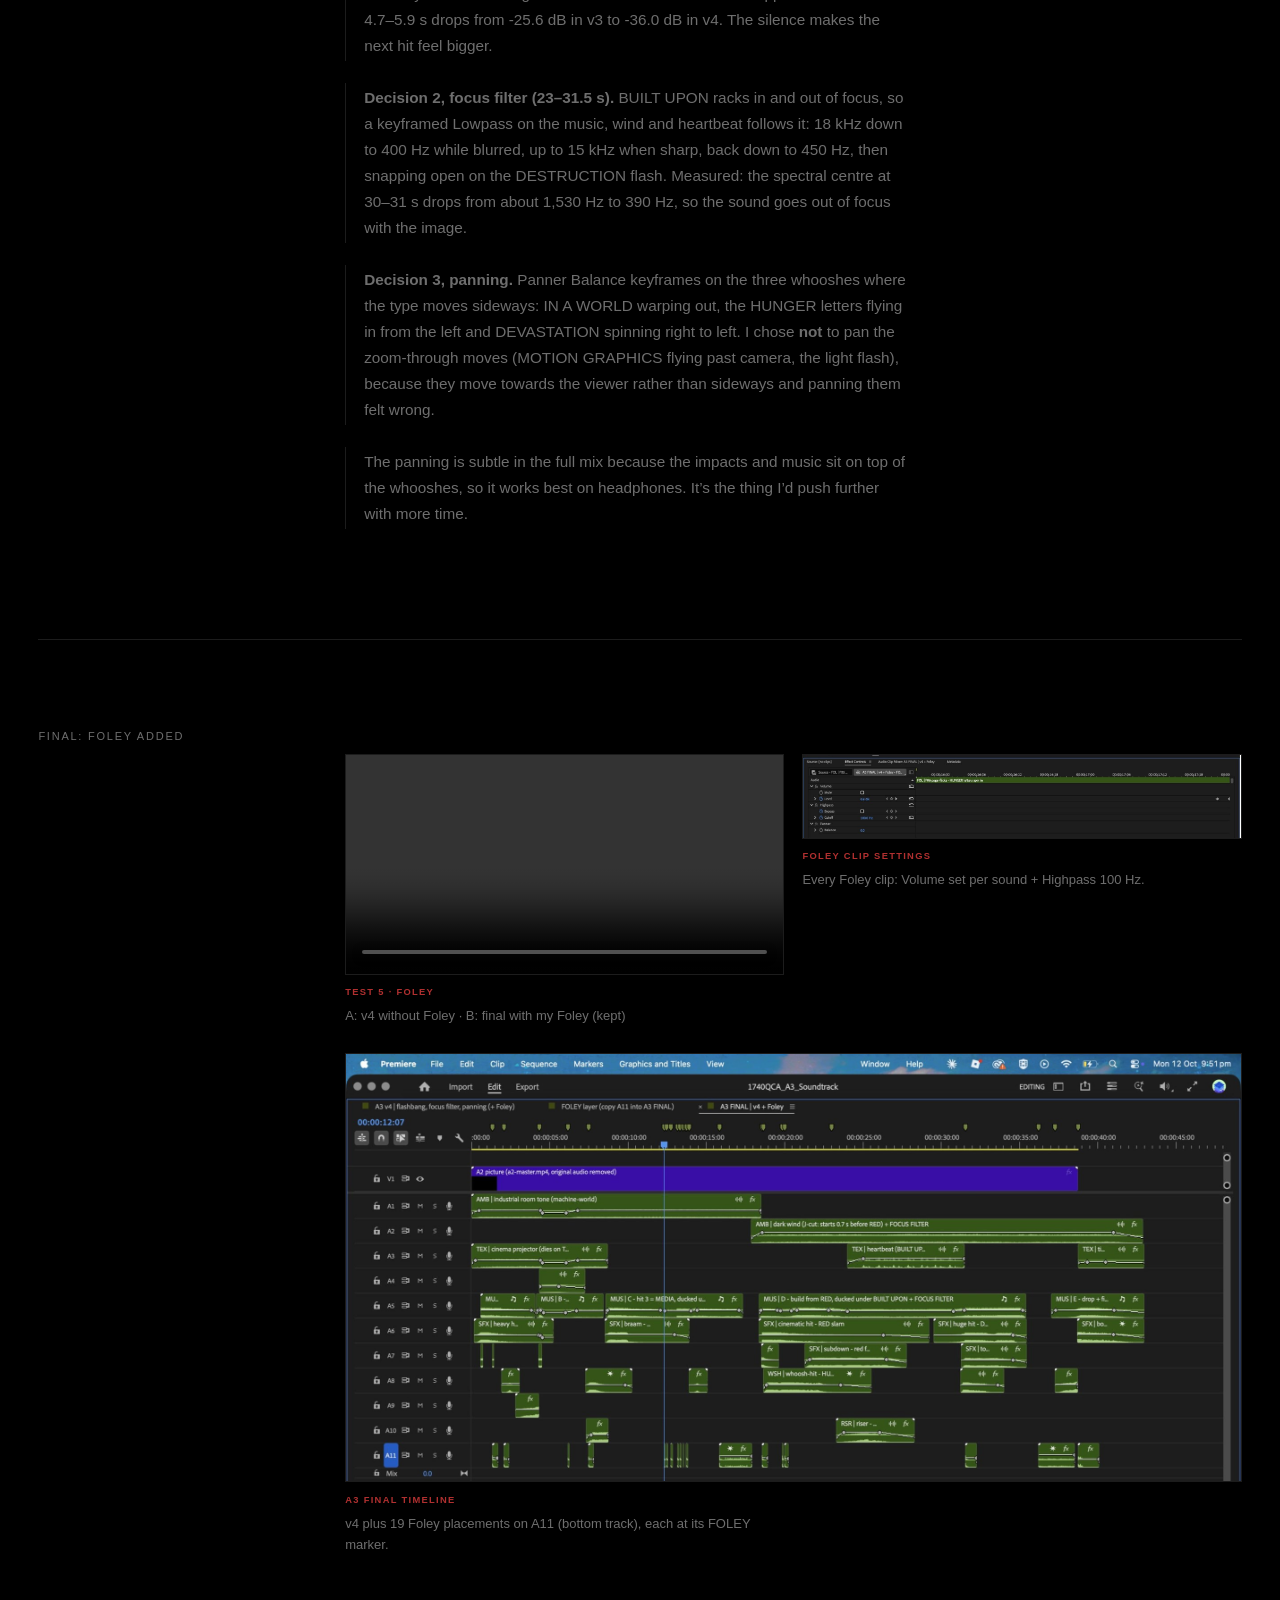
<file: 08-a3.html>
<!DOCTYPE html>
<html lang="en">
<head>
<meta charset="utf-8">
<meta name="viewport" content="width=device-width,initial-scale=1">
<title>Assignment 03 Soundtrack Design / 1740QCA Brodie Bruce</title>
<link rel="stylesheet" href="css/style.css">
<style>
  ul.refs{margin:0;padding-left:1.15em;line-height:1.75}
  ul.refs li{margin-bottom:.5em}
  .body figure video{width:100%;height:auto;display:block;background:#0E0E0E}
  .compgrid{display:grid;grid-template-columns:1fr 1fr;gap:18px;margin:26px 0}
  .compgrid .shot,.compgrid .clip{margin:0}
  .compgrid figcaption{margin-top:10px}
  @media (max-width:860px){.compgrid{grid-template-columns:1fr}}
  .lede{font-size:1.02em;line-height:1.7}
  .taghead{font-size:.72em;letter-spacing:.14em;text-transform:uppercase;color:#B03030;font-weight:700;margin-bottom:6px}
  table.credits{width:100%;border-collapse:collapse;font-size:.86em;line-height:1.45}
  table.credits th,table.credits td{text-align:left;vertical-align:top;padding:8px 10px;border-bottom:1px solid rgba(128,128,128,.3)}
  table.credits th{font-size:.8em;letter-spacing:.08em;text-transform:uppercase}
  .tablewrap{overflow-x:auto}
  .licgrid{display:grid;grid-template-columns:repeat(auto-fill,minmax(200px,1fr));gap:10px;margin-top:18px}
  .licgrid img{width:100%;height:auto;display:block;border:1px solid rgba(128,128,128,.35)}
  table.layers td,table.layers th{padding:8px 10px;border-bottom:1px solid rgba(128,128,128,.3);text-align:left;vertical-align:top}
  table.layers{width:100%;border-collapse:collapse;font-size:.9em}
  .stats{display:grid;grid-template-columns:repeat(5,1fr);border-top:1px solid var(--line);border-bottom:1px solid var(--line);margin:0 0 40px}
  .stats div{padding:18px 14px 16px;border-right:1px solid var(--line)}
  .stats div:last-child{border-right:0}
  .stats b{display:block;font-size:26px;font-weight:500;letter-spacing:-.01em;color:var(--fg);font-variant-numeric:tabular-nums}
  .stats span{display:block;margin-top:4px;font-size:10px;letter-spacing:.14em;text-transform:uppercase;color:var(--dim)}
  @media (max-width:860px){.stats{grid-template-columns:repeat(2,1fr)}.stats div{border-bottom:1px solid var(--line)}}
  .soundon{font-size:10px;letter-spacing:.16em;text-transform:uppercase;color:#B03030;margin:0 0 10px}
  .note.lede{max-width:66ch;margin-bottom:22px}
  .exemplars{display:grid;grid-template-columns:1fr 1fr;gap:18px;margin:0 0 30px}
  .exemplars a{display:block;border:1px solid var(--line);padding:20px 20px 18px;color:var(--fg);text-decoration:none;transition:border-color .3s}
  .exemplars a:hover{border-color:#B03030}
  .exemplars .yr{font-size:10px;letter-spacing:.16em;text-transform:uppercase;color:#B03030}
  .exemplars h3{margin:8px 0 6px;font-size:22px;font-weight:500}
  .exemplars p{margin:0;color:var(--dim);font-size:13px;line-height:1.6}
  @media (max-width:860px){.exemplars{grid-template-columns:1fr}}
  .refhead{font-size:10px;letter-spacing:.16em;text-transform:uppercase;color:var(--dim);font-weight:500;margin:34px 0 12px}
  ul.apa{list-style:none;margin:0;padding:0;max-width:66ch}
  ul.apa li{padding-left:2em;text-indent:-2em;margin-bottom:10px;color:#cfcfcf;font-size:14px;line-height:1.6;word-break:break-word}
  table.credits a,table.layers a{color:var(--fg)}
  .band > .body,.band > h2{min-width:0}
  .tablewrap{max-width:100%;-webkit-overflow-scrolling:touch}
  @media (max-width:860px){table.credits{min-width:720px}table.layers{font-size:.84em}}
</style>
</head>
<body class="interior">

<header class="masthead">
  <a class="wordmark" href="index.html">Brodie Bruce <span>Portfolio</span></a>
  <nav class="nav">
    <a href="01-database.html">01</a>
    <a href="02-capture.html">02</a>
    <a href="03-composite.html">03</a>
    <a href="04-gif.html">04</a>
    <a href="05-sequences.html">05</a>
    <a href="06-reflection.html">06</a>
    <a href="07-a2.html">A2</a>
    <a href="08-a3.html" aria-current="page">A3</a>
  </nav>
</header>

<section class="hero" style="view-transition-name:card-a3">
  <div>
    <div class="idx">Assignment 03 / Soundtrack Design</div>
    <h1>Sound for Kinetic Type</h1>
    <p>A new, original, multi-layered soundtrack for my A2 kinetic type piece, built in Premiere Pro from royalty-free sounds and my own Foley, across four versions and five A/B tests.</p>
  </div>
</section>

<main>

  <section class="band wide reveal">
    <h2>Final</h2>
    <div class="body">
      <div class="stats">
        <div><b>0:43</b><span>Running time</span></div>
        <div><b>11</b><span>Audio tracks</span></div>
        <div><b>22 + 11</b><span>Pixabay sounds + my Foley</span></div>
        <div><b>&minus;3.9</b><span>Peak dBFS</span></div>
        <div><b>&minus;21.4</b><span>LUFS integrated</span></div>
      </div>
      <p class="soundon">Sound on &middot; headphones for the panning</p>
      <figure class="clip">
        <video src="video/a3-final.mp4" controls playsinline preload="metadata"></video>
        <figcaption><strong>A3 final, v4 + my Foley.</strong> 1920 &times; 1080 &middot; 24 fps &middot; H.264 / AAC 48 kHz.</figcaption>
      </figure>
    </div>
  </section>

  <section class="band reveal">
    <h2>Introduction</h2>
    <div class="body">
      <p class="note lede">For A3 I chose option (b): rework my A2 kinetic type motion graphic with a new, original, multi-layered soundtrack. The A2 music is gone and everything you hear was built from scratch in Premiere Pro, from royalty-free sounds and my own Foley.</p><p class="note lede">The piece reads like the opening titles of a dark dystopian film: DYNEMA PRESENTS, COMMERCIAL, MOTION GRAPHICS, THE END OF MEDIA, IN A WORLD, HUNGER, BUILT UPON, DESTRUCTION, DEVASTATION. &lsquo;IN A WORLD&rsquo; is classic movie-trailer language, so I treated the whole thing as a <b>title sequence / teaser</b> and designed the sound around that genre.</p><p class="note lede">The picture runs 38.8&nbsp;s. The final runs 0:43 because the sound rings on over black after the last cut (an <b>L-cut</b>).</p>
    </div>
  </section>

  <section class="band reveal">
    <h2>Genre &amp; exemplars</h2>
    <div class="body">
      <div class="exemplars">
        <a href="https://www.artofthetitle.com/title/se7en/" target="_blank" rel="noopener"><span class="yr">Main titles &middot; 1995</span><h3>Se7en</h3><p>Kyle Cooper (R/GA). A scratchy, industrial remix of Nine Inch Nails&rsquo; &lsquo;Closer&rsquo; tightly synced to jittery type and cuts. Watch on Art of the Title &nearr;</p></a>
        <a href="https://www.artofthetitle.com/title/stranger-things/" target="_blank" rel="noopener"><span class="yr">Title sequence &middot; 2016</span><h3>Stranger Things</h3><p>Imaginary Forces, music by Kyle Dixon &amp; Michael Stein. A minimal synth score building tension under very slow type. Watch on Art of the Title &nearr;</p></a>
      </div>
      <p class="note lede"><b>From Se7en</b> I took the opening half of my piece: hard hits and glitch cuts on every type slam (DYNEMA, COMMERCIAL, the cut to white) with a projector rattle and industrial room tone underneath, so the sound feels as jittery as the type.</p><p class="note lede"><b>From Stranger Things</b> I took the slow half: BUILT UPON drifts in on a riser and a heartbeat while the music is pulled right down, so the tension comes from very little.</p><p class="note lede">Because the piece literally says IN A WORLD, I also borrowed <b>movie-trailer sound language</b>: braams, risers and a drop to silence just before the RED slam.</p>
    </div>
  </section>

  <section class="band reveal">
    <h2>Techniques, media &amp; tools</h2>
    <div class="body">
      <figure class="shot">
        <img src="images/a3-pr-v3-timeline.jpg" alt="Premiere Pro timeline of sequence A3 v3 with eleven named audio tracks and Volume keyframes">
        <figcaption><div class="taghead">Interface &middot; Premiere Pro &middot; v3</div>Sequence &lsquo;A3 v3 | EQ, reverb, delay, J-L cuts&rsquo; with the playhead on the J-cut: the dark wind (A2) starts 0.7 s before the RED cut while the industrial room tone (A1) is still running. The white lines on every clip are Volume keyframes; the markers along the top are the Foley spots.</figcaption>
      </figure>
      <p class="note lede">Everything was built in <b>Adobe Premiere Pro 2026</b>. One project holds a sequence for every version (A3 v1, v2, v3, v4, TEST 1 and the final), all 1920&times;1080, 24&nbsp;fps, 48&nbsp;kHz stereo, exported as H.264 with AAC audio. I sketched a first prototype in After Effects, where the A2 piece lives, then rebuilt the edit in Premiere as the brief asks, with every effect applied and checked in Effect Controls. Every version on this page is a Premiere export.</p><p class="note lede">Before placing any sound I made a <b>sync map</b> of the A2 export, frame by frame: DYNEMA slams in on frame 14, the cut to white is at 4.33&nbsp;s, RED at 18.58&nbsp;s, the light flash at 31.54&nbsp;s and the cut to black at 38.75&nbsp;s. Every hit is placed from that map.</p><p class="note lede">Premiere tools used: keyframed <b>Volume</b> for fades and ducking, <b>Panner Balance</b> keyframes, <b>Simple Parametric EQ</b>, <b>Highpass</b>, <b>Lowpass</b> (keyframed in v4), <b>Delay</b>, <b>Studio Reverb</b>, and Paste / Remove Attributes to copy effect settings between clips.</p><p class="note lede">All third-party sounds come from <b>Pixabay</b>, searched with the <b>Authentic only</b> filter so nothing AI-generated could come up (screenshot in Credits). Every pick is credited to a named sound designer or a Freesound field recordist. The Foley is my own phone recordings.</p>
    </div>
  </section>

  <section class="band reveal">
    <h2>Soundtrack layers</h2>
    <div class="body">
      <figure class="shot">
        <img src="images/a3-pr-v2-timeline.jpg" alt="Premiere Pro timeline of A3 v2 with 31 named clips across eleven audio tracks">
        <figcaption><div class="taghead">Tracks labelled &middot; v2</div>Every clip is named by type and job (AMB, TEX, MUS, SFX, WSH, RSR). Track layout: A1&ndash;A2 ambience, A3&ndash;A4 texture, A5 music, A6 impacts, A7 SFX layers, A8&ndash;A9 whooshes, A10 risers, <b>A11 Foley</b> (left empty for my recordings). The markers along the top are the Foley spots.</figcaption>
      </figure>
      <table class="layers">
        <tr><th>Layer</th><th>What it is in this piece</th></tr>
        <tr><td>Ambience / room tone</td><td>Industrial room tone under the &lsquo;machine world&rsquo; first half, then dark wind from the RED cut onwards.</td></tr>
        <tr><td>Texture (ambience detail)</td><td>Cinema projector that dies on THE END OF MEDIA; tinnitus ring after the white flash and after DEVASTATION; heartbeat under BUILT UPON.</td></tr>
        <tr><td>Music</td><td>One royalty-free trailer cue, cut into five segments so its hits land on DYNEMA, the white flash, MEDIA and the cut to black.</td></tr>
        <tr><td>SFX</td><td>Impacts and braams on each slam, whooshes on each fly-through, reverse swells and risers into reveals, glitch cuts in the opening.</td></tr>
        <tr><td>Foley</td><td>My own phone recordings on track A11, synced to small on-screen moves (tag drops, letter-by-letter IN A WORLD, HUNGER letters, DEVASTATION spin, keys on the cut to black).</td></tr>
      </table>
      <figure class="shot">
        <img src="images/a3-pr-foley-takes.jpg" alt="Waveforms of my ten phone Foley recordings with the trimmed part of each highlighted">
        <figcaption><div class="taghead">Foley &middot; my recordings</div>Each phone take trimmed to just before its first transient (orange), so the hit lands exactly on the frame it is placed on.</figcaption>
      </figure>
      <div class="tablewrap"><table class="layers">
        <tr><th>Code</th><th>Picture moment</th><th>Timecode</th><th>My recording</th><th>Clip volume</th></tr>
        <tr><td>F01</td><td>COMMERCIAL tag drops</td><td>00:01:08</td><td>Paper slap.m4a</td><td>-5.7 dB</td></tr><tr><td>F02</td><td>DYNEMA slides</td><td>00:02:02</td><td>Jacket whoosh.m4a</td><td>-11.2 dB</td></tr><tr><td>F03</td><td>MOTION GRAPHICS pops in</td><td>00:06:04</td><td>Finger tap.m4a</td><td>-12.4 dB</td></tr><tr><td>F04</td><td>MOTION GRAPHICS flies past</td><td>00:07:12</td><td>Jacket whoosh.m4a (same take as F02)</td><td>-11.2 dB</td></tr><tr><td>F05</td><td>IN A WORLD letter by letter</td><td>00:12:07 &rarr; 00:13:18 (8&times;)</td><td>Finger tap.m4a (one take, placed 8 times)</td><td>-10.4 dB</td></tr><tr><td>F06</td><td>HUNGER letters spin in</td><td>00:15:20</td><td>Paper flick.m4a</td><td>+0.8 dB</td></tr><tr><td>F07</td><td>RED slam</td><td>00:18:14</td><td>Punch cushion.m4a</td><td>-9.0 dB</td></tr><tr><td>F08</td><td>HUNGER lands (2 layers)</td><td>00:19:20, 00:20:00</td><td>Knock.m4a (one take, placed twice)</td><td>-8.9 dB</td></tr><tr><td>F09</td><td>DESTRUCTION</td><td>00:31:13</td><td>Book drop.m4a</td><td>-6.2 dB</td></tr><tr><td>F10</td><td>DEVASTATION spins in</td><td>00:36:05</td><td>Zipper longer.m4a</td><td>+5.6 dB</td></tr><tr><td>F11</td><td>cut to black</td><td>00:38:18</td><td>Keys drop.m4a</td><td>-10.9 dB</td></tr>
      </table></div>
      <p class="note lede">I recorded the Foley on my phone in a quiet room, close to each source: paper slapped on a desk, a jacket flap, a finger tap, page flicks, a punch into a cushion, a knuckle knock, a book dropped flat, a zipper and a set of keys. Each take is trimmed to just before its first transient so the hit lands on the exact frame it is placed on.</p><p class="note lede">I didn&rsquo;t record a pen click, so the finger tap stands in for MOTION GRAPHICS popping in (F03). Some takes do more than one job: the jacket is used twice, one finger tap is placed eight times for the letters of IN A WORLD, and one knock twice for HUNGER.</p><p class="note lede">In Premiere the Foley sits on its own track (A11), with a <b>Highpass at 100&nbsp;Hz</b> on every clip to cut phone handling rumble and the volume set per sound. It shows most in the quiet moments: the IN A WORLD letter taps, the zipper on DEVASTATION and the keys on the cut to black. On the big hits (RED, DESTRUCTION) it sits under the SFX as texture.</p><p class="note lede">The first final export peaked at -2.2&nbsp;dBFS on the RED slam, over the brief&rsquo;s -3&nbsp;dB limit, because the cushion punch stacked on top of the cinematic hit and the metal hit. I turned the punch (F07) down 3&nbsp;dB and the knock (F08) down 2&nbsp;dB with Audio Gain and re-exported. It now peaks at -3.9&nbsp;dBFS.</p>
    </div>
  </section>

  <section class="band reveal">
    <h2>Iterative process</h2>
    <div class="body">
      <div class="compgrid">
        <figure class="clip">
          <video src="video/a3-v1.mp4" controls playsinline preload="metadata"></video>
          <figcaption><div class="taghead">v1 &middot; ambience + music bed</div></figcaption>
        </figure>
        <figure class="shot">
          <img src="images/a3-pr-v1-timeline.jpg" alt="Premiere Pro timeline of A3 v1: picture on V1, two ambience clips on A1, uncut music bed on A5">
          <figcaption><div class="taghead">v1 timeline</div>Picture on V1 (original A2 audio removed), industrial room tone then dark wind on A1, the music bed laid uncut on A5.</figcaption>
        </figure>
      </div>
      <p class="note lede">v1 is just ambience and the music bed. I laid the music from frame 0 at one level without cutting it to picture, so its first hit comes about half a second before DYNEMA slams in and the later hits drift away from the cuts. With no SFX the type moves in silence.</p><p class="note lede">Measured: peak -8.1&nbsp;dBFS, -19.4&nbsp;LUFS.</p>

      <div class="compgrid">
        <figure class="clip">
          <video src="video/a3-v2.mp4" controls playsinline preload="metadata"></video>
          <figcaption><div class="taghead">v2 &middot; SFX synced + keyframed volume + ducking</div></figcaption>
        </figure>
        <figure class="shot">
          <img src="images/a3-pr-v2-timeline.jpg" alt="Premiere Pro timeline of A3 v2">
          <figcaption><div class="taghead">v2 timeline</div>31 clips on 10 tracks; A11 kept free for Foley.</figcaption>
        </figure>
      </div>
      <p class="note lede">In v2 I cut the music into five segments so its hits land on DYNEMA (0.58&nbsp;s), the cut to white (4.33&nbsp;s) and MEDIA (8.75&nbsp;s), with a 1&nbsp;s silence before the RED slam, the drop under the DEVASTATION spin and the last hit on the cut to black.</p><p class="note lede">I added 20 SFX placements (16 different sounds) from the sync map, plus the texture layers: projector, tinnitus and heartbeat.</p><p class="note lede">Volume is keyframed on every clip. The music <b>ducks</b> 5&ndash;6&nbsp;dB under IN A WORLD and the HUNGER landing, and 12&nbsp;dB under BUILT UPON so the heartbeat carries it. Every clip has fades. Measured: peak -3.3&nbsp;dBFS, -21.0&nbsp;LUFS.</p>

      <div class="compgrid">
        <figure class="clip">
          <video src="video/a3-v3.mp4" controls playsinline preload="metadata"></video>
          <figcaption><div class="taghead">v3 &middot; EQ, reverb, delay, J/L-cuts, final levels</div></figcaption>
        </figure>
        <figure class="shot">
          <img src="images/a3-pr-v3-effects.jpg" alt="Premiere Effect Controls for Simple Parametric EQ, Highpass, Lowpass, Delay and the Studio Reverb editor">
          <figcaption><div class="taghead">v3 effects (Premiere Effect Controls)</div>Music: two Simple Parametric EQs + ducking keyframes. Ambience: Highpass 120 Hz. Tinnitus: Lowpass 6 kHz. Glitches: Delay 90 ms. Boom: Delay 380 ms. Metal hit and two whooshes: Studio Reverb.</figcaption>
        </figure>
      </div>
      <figure class="shot" style="max-width:720px">
        <img src="images/a3-pr-v3-meter.jpg" alt="Premiere Pro interface during playback of A3 v3 at the DESTRUCTION hit, audio meters on the right">
        <figcaption><div class="taghead">Level check</div>Playing v3 through the DESTRUCTION hit, the loudest moment: the meters (right) peak around -10 dB, no red.</figcaption>
      </figure>
      <p class="note lede">v3 is the mixing pass. Two <b>Simple Parametric EQs</b> on all five music clips: a wide 3.5&nbsp;dB cut at 400&nbsp;Hz to clear the mud, and a 6.5&nbsp;dB cut at 4&nbsp;kHz to make room for the whooshes and Foley. My first EQ (narrow cuts copied from the prototype) changed the export by only about 1&nbsp;dB, so I widened the Q, deepened the cuts and measured again: about 2&ndash;4&nbsp;dB less in the 3&ndash;5&nbsp;kHz band than v2.</p><p class="note lede"><b>Highpass</b> at 120&nbsp;Hz on both ambience beds so they don&rsquo;t muddy the impacts, and <b>Lowpass</b> at 6&nbsp;kHz on the tinnitus to soften it. <b>Studio Reverb</b> on the metal hit (1.6&nbsp;s), the MOTION GRAPHICS whoosh (1.2&nbsp;s) and the DEVASTATION reverse whoosh (2&nbsp;s). <b>Delay</b> at 90&nbsp;ms on the glitches for a stutter, and 380&nbsp;ms on the final boom.</p><p class="note lede"><b>J-cut:</b> the dark wind starts 0.7&nbsp;s before the RED cut, so you hear the new world before you see it. <b>L-cut:</b> the boom, music and ear ring carry on over black for about 4&nbsp;s after the picture ends. Crossfades smooth the joins in the music.</p><p class="note lede">Two things I learned the hard way. A Premiere track can only hold one clip at a time, so the J-cut wind, the tinnitus over the projector and two overlapping whooshes each needed their own track (A2, A4, A9). And checking the export against the plan showed 3.5&ndash;4.3&nbsp;s was 11&nbsp;dB too quiet: a one-frame fade on the COMMERCIAL reverse whoosh had collapsed into a single 0 keyframe and muted it. I fixed it in Effect Controls and re-exported v2&ndash;v4.</p><p class="note lede">Level check: peak -4.3&nbsp;dBFS, -21.3&nbsp;LUFS, no clipping.</p>
    </div>
  </section>

  <section class="band reveal">
    <h2>Decisions &amp; tests (v4)</h2>
    <div class="body">
      <p class="lede">Each decision below was tested A/B: the same seconds of picture with the old sound, then the new one.</p>

      <div class="compgrid">
        <figure class="clip">
          <video src="video/a3-test1-music-audition.mp4" controls playsinline preload="metadata"></video>
          <figcaption><div class="taghead">Test 1 &middot; music audition</div>Three royalty-free cues under the same first 18.5 s of picture, loudness-matched, unedited.</figcaption>
        </figure>
        <figure class="shot">
          <img src="images/a3-pr-test1-analysis.jpg" alt="Level graphs of the three music candidates against the picture cuts">
          <figcaption><div class="taghead">Test 1 &middot; measured</div>Dotted lines = picture cuts. A is a constant drone, B pulses every ~0.6 s whatever the picture does, C has big spaced hits I could move onto the cuts.</figcaption>
        </figure>
      </div>
      <figure class="shot">
        <img src="images/a3-pr-test1-timeline.jpg" alt="Premiere Pro sequence TEST 1 with the three candidates back to back over the same picture">
        <figcaption><div class="taghead">Test 1 sequence in Premiere</div>Same picture and same room tone under each candidate.</figcaption>
      </figure>
      <p class="note lede"><b>A, Dark Beginning</b> (sharvarion): a beautiful string drone, but it has no hits, so there is nothing to sync the type slams to.</p><p class="note lede"><b>B, Moody Dark Cinematic Sequence</b> (fooBarSounds): a steady pulse every ~0.6&nbsp;s that keeps going through every cut, which fights the edit.</p><p class="note lede"><b>C, Dark Mystery Trailer</b> (AlexGrohl): spaced trailer hits with long tails, so I could cut it into segments that land on DYNEMA, the white flash and MEDIA. I chose C.</p>

      <div class="compgrid">
        <figure class="clip">
          <video src="video/a3-v4.mp4" controls playsinline preload="metadata"></video>
          <figcaption><div class="taghead">v4 &middot; flashbang, focus filter, panning</div></figcaption>
        </figure>
        <figure class="shot">
          <img src="images/a3-pr-v4-timeline.jpg" alt="Premiere Pro timeline of A3 v4 with the decision markers">
          <figcaption><div class="taghead">v4 timeline</div>v3 plus three decisions (named + FOCUS FILTER / + PAN on the clips, DECISION markers on the ruler). A11 is ready for the Foley.</figcaption>
        </figure>
      </div>
      <figure class="shot">
        <img src="images/a3-pr-v4-decisions.jpg" alt="Premiere Effect Controls showing the flashbang volume keyframes, the keyframed Lowpass cutoff and the Panner Balance keyframes">
        <figcaption><div class="taghead">v4 &middot; the keyframes behind each decision</div>Top: music tail pulled to -48 dB after the white-flash hit. Middle: Lowpass Cutoff keyframes following the focus pull. Bottom: Panner Balance on the HUNGER whoosh, left to centre.</figcaption>
      </figure>
      <figure class="shot">
        <img src="images/a3-pr-v4-measured.jpg" alt="Level graph and spectrograms comparing v3 and v4">
        <figcaption><div class="taghead">v3 vs v4 &middot; measured on the exports</div>Top: the flashbang gap after the cut to white. Bottom two: spectrograms of BUILT UPON; in v4 the top end closes when the type is blurred and snaps open on DESTRUCTION.</figcaption>
      </figure>

      <div class="compgrid">
        <figure class="clip">
          <video src="video/a3-test2-flashbang.mp4" controls playsinline preload="metadata"></video>
          <figcaption><div class="taghead">Test 2 &middot; white flash</div>A: v3 &middot; B: v4 flashbang (kept)</figcaption>
        </figure>
        <figure class="clip">
          <video src="video/a3-test3-focus-filter.mp4" controls playsinline preload="metadata"></video>
          <figcaption><div class="taghead">Test 3 &middot; focus filter</div>A: no filter &middot; B: low-pass follows the focus (kept)</figcaption>
        </figure>
      </div>
      <figure class="clip" style="max-width:720px">
        <video src="video/a3-test4-panning.mp4" controls playsinline preload="metadata"></video>
        <figcaption><div class="taghead">Test 4 &middot; panning (headphones)</div>A: centred &middot; B: the whoosh moves with the type (kept)</figcaption>
      </figure>
      <p class="note lede"><b>Decision 1, flashbang (4.33&ndash;6.2&nbsp;s).</b> The cut to white is a sensory overload moment, so after the hit everything (music tail, room tone, projector) drops away and only the tinnitus ring is left until MOTION GRAPHICS appears. Measured: 4.7&ndash;5.9&nbsp;s drops from -25.6&nbsp;dB in v3 to -36.0&nbsp;dB in v4. The silence makes the next hit feel bigger.</p><p class="note lede"><b>Decision 2, focus filter (23&ndash;31.5&nbsp;s).</b> BUILT UPON racks in and out of focus, so a keyframed Lowpass on the music, wind and heartbeat follows it: 18&nbsp;kHz down to 400&nbsp;Hz while blurred, up to 15&nbsp;kHz when sharp, back down to 450&nbsp;Hz, then snapping open on the DESTRUCTION flash. Measured: the spectral centre at 30&ndash;31&nbsp;s drops from about 1,530&nbsp;Hz to 390&nbsp;Hz, so the sound goes out of focus with the image.</p><p class="note lede"><b>Decision 3, panning.</b> Panner Balance keyframes on the three whooshes where the type moves sideways: IN A WORLD warping out, the HUNGER letters flying in from the left and DEVASTATION spinning right to left. I chose <b>not</b> to pan the zoom-through moves (MOTION GRAPHICS flying past camera, the light flash), because they move towards the viewer rather than sideways and panning them felt wrong.</p><p class="note lede">The panning is subtle in the full mix because the impacts and music sit on top of the whooshes, so it works best on headphones. It&rsquo;s the thing I&rsquo;d push further with more time.</p>
    </div>
  </section>

  <section class="band reveal">
    <h2>Final: Foley added</h2>
    <div class="body">
      <div class="compgrid">
        <figure class="clip">
          <video src="video/a3-test5-foley.mp4" controls playsinline preload="metadata"></video>
          <figcaption><div class="taghead">Test 5 &middot; Foley</div>A: v4 without Foley &middot; B: final with my Foley (kept)</figcaption>
        </figure>
        <figure class="shot">
          <img src="images/a3-pr-foley-clip.jpg" alt="Premiere Effect Controls for a Foley clip: Volume and Highpass 100 Hz">
          <figcaption><div class="taghead">Foley clip settings</div>Every Foley clip: Volume set per sound + Highpass 100 Hz.</figcaption>
        </figure>
      </div>
      <figure class="shot">
        <img src="images/a3-pr-final-timeline.jpg" alt="Premiere Pro timeline of A3 FINAL with the Foley clips on track A11">
        <figcaption><div class="taghead">A3 FINAL timeline</div>v4 plus 19 Foley placements on A11 (bottom track), each at its FOLEY marker.</figcaption>
      </figure>
    </div>
  </section>

  <section class="band reveal">
    <h2>Final motion design</h2>
    <div class="body">
      <figure class="clip">
        <video src="video/a3-final.mp4" controls playsinline preload="metadata"></video>
        <figcaption><div class="taghead">A3 final &middot; v4 + Foley &middot; 1920 &times; 1080 &middot; 24 fps &middot; H.264 / AAC 48 kHz &middot; 0:43</div>Measured: peak -3.9 dBFS, integrated -21.4 LUFS, no clipping. Every Foley hit lands within one frame of its marker.</figcaption>
      </figure>
      <figure class="shot">
        <img src="images/a3-pr-sync-map.jpg" alt="Sync map: frames of the picture at each hit with the final soundtrack waveform underneath">
        <figcaption><div class="taghead">Sync map</div>The picture at each of the 11 main hits and what lands on it; the numbered lines on the waveform are the same moments.</figcaption>
      </figure>
    </div>
  </section>

  <section class="band reveal">
    <h2>Credits &amp; licences</h2>
    <div class="body">
      <p class="note">All third-party audio is from Pixabay under the <a href="https://pixabay.com/service/license-summary/" target="_blank" rel="noopener">Pixabay Content License</a> (free use, attribution not required but given here). Search was filtered to &lsquo;Authentic only&rsquo;, which excludes AI-generated content. The picture is my own A2 work.</p>
      <div class="tablewrap"><table class="credits">
        <tr><th>Layer</th><th>Title</th><th>Creator</th><th>Source</th><th>Licence</th><th>Used for</th><th>Proof</th></tr>
        <tr><td>Music</td><td><a href="https://pixabay.com/music/suspense-dark-mystery-trailer-taking-our-time-131566/" target="_blank" rel="noopener">Dark Mystery Trailer (Taking Our time)</a></td><td>AlexGrohl</td><td>Pixabay</td><td>Pixabay Content License</td><td>Music bed, cut into five segments so its hits land on the picture. Note: track is Content ID registered.</td><td><a href="images/a3-lic-MUS_dark-mystery-trailer_AlexGrohl_131566.jpg" target="_blank">screenshot</a></td></tr><tr><td>Ambience</td><td><a href="https://pixabay.com/sound-effects/film-special-effects-industrial-ambience-67112/" target="_blank" rel="noopener">industrial-ambience</a></td><td>Astounded (Freesound)</td><td>Pixabay / freesound_community</td><td>Pixabay Content License</td><td>Room tone for the first half (0:00 to the RED cut)</td><td><a href="images/a3-lic-AMB_industrial-ambience_Astounded_67112.jpg" target="_blank">screenshot</a></td></tr><tr><td>Ambience</td><td><a href="https://pixabay.com/sound-effects/nature-dark-wind-19785/" target="_blank" rel="noopener">Dark Wind</a></td><td>tec_studio (Freesound)</td><td>Pixabay / freesound_community</td><td>Pixabay Content License</td><td>Ambience from the RED cut to the end</td><td><a href="images/a3-lic-AMB_dark-wind_tec_studio_19785.jpg" target="_blank">screenshot</a></td></tr><tr><td>Texture</td><td><a href="https://pixabay.com/sound-effects/technology-cinema-projector-79606/" target="_blank" rel="noopener">Cinema-Projector</a></td><td>Dr. Macak (Freesound)</td><td>Pixabay / freesound_community</td><td>Pixabay Content License</td><td>Projector rattle 0:00 to THE END OF MEDIA</td><td><a href="images/a3-lic-AMB_cinema-projector_DrMacak_79606.jpg" target="_blank">screenshot</a></td></tr><tr><td>Texture</td><td><a href="https://pixabay.com/sound-effects/film-special-effects-tinnitus-7048/" target="_blank" rel="noopener">Tinnitus</a></td><td>Klangkobold (Freesound)</td><td>Pixabay / freesound_community</td><td>Pixabay Content License</td><td>Ear-ring after the white flash and after DEVASTATION</td><td><a href="images/a3-lic-AMB_tinnitus_Klangkobold_7048.jpg" target="_blank">screenshot</a></td></tr><tr><td>Texture</td><td><a href="https://pixabay.com/sound-effects/people-real-heartbeat-sound-17663/" target="_blank" rel="noopener">Real heartbeat sound</a></td><td>under_the_hood (Freesound)</td><td>Pixabay / freesound_community</td><td>Pixabay Content License</td><td>Heartbeat under BUILT UPON</td><td><a href="images/a3-lic-AMB_real-heartbeat_under_the_hood_17663.jpg" target="_blank">screenshot</a></td></tr><tr><td>SFX</td><td><a href="https://pixabay.com/sound-effects/film-special-effects-heavy-cineamtic-hit-166888/" target="_blank" rel="noopener">Heavy Cineamtic Hit</a></td><td>LordSonny</td><td>Pixabay</td><td>Pixabay Content License</td><td>DYNEMA PRESENTS slam</td><td><a href="images/a3-lic-SFX_heavy-cinematic-hit_LordSonny_166888.jpg" target="_blank">screenshot</a></td></tr><tr><td>SFX</td><td><a href="https://pixabay.com/sound-effects/technology-tv-glitch-6245/" target="_blank" rel="noopener">TV glitch</a></td><td>humanhasbeenneutralized (Freesound)</td><td>Pixabay / freesound_community</td><td>Pixabay Content License</td><td>Three short glitch cuts in the opening</td><td><a href="images/a3-lic-SFX_tv-glitch_humanhasbeenneutralized_6245.jpg" target="_blank">screenshot</a></td></tr><tr><td>SFX</td><td><a href="https://pixabay.com/sound-effects/film-special-effects-fast-whoosh-118248/" target="_blank" rel="noopener">Fast Whoosh</a></td><td>StudioKolomna</td><td>Pixabay</td><td>Pixabay Content License</td><td>DYNEMA slides; IN A WORLD warps out</td><td><a href="images/a3-lic-SFX_fast-whoosh_StudioKolomna_118248.jpg" target="_blank">screenshot</a></td></tr><tr><td>SFX</td><td><a href="https://pixabay.com/sound-effects/film-special-effects-cinematic-whoosh-reverse-161307/" target="_blank" rel="noopener">Cinematic Whoosh Reverse</a></td><td>LordSonny</td><td>Pixabay</td><td>Pixabay Content License</td><td>COMMERCIAL into white; DEVASTATION spin-in</td><td><a href="images/a3-lic-SFX_cinematic-whoosh-reverse_LordSonny_161307.jpg" target="_blank">screenshot</a></td></tr><tr><td>SFX</td><td><a href="https://pixabay.com/sound-effects/film-special-effects-whoosh-cinematic-161021/" target="_blank" rel="noopener">Whoosh Cinematic</a></td><td>LordSonny</td><td>Pixabay</td><td>Pixabay Content License</td><td>MOTION GRAPHICS flies past</td><td><a href="images/a3-lic-SFX_whoosh-cinematic_LordSonny_161021.jpg" target="_blank">screenshot</a></td></tr><tr><td>SFX</td><td><a href="https://pixabay.com/sound-effects/film-special-effects-cinematic-reverse-162590/" target="_blank" rel="noopener">Cinematic Reverse</a></td><td>LordSonny</td><td>Pixabay</td><td>Pixabay Content License</td><td>Reverse swell THE END OF into MEDIA</td><td><a href="images/a3-lic-SFX_cinematic-reverse_LordSonny_162590.jpg" target="_blank">screenshot</a></td></tr><tr><td>SFX</td><td><a href="https://pixabay.com/sound-effects/film-special-effects-disturb-trailer-impact-dark-cinematic-braam-184272/" target="_blank" rel="noopener">Disturb - Trailer Impact, Dark, Cinematic Braam</a></td><td>BryanSantosBreton</td><td>Pixabay</td><td>Pixabay Content License</td><td>MEDIA braam</td><td><a href="images/a3-lic-SFX_disturb-braam_BryanSantosBreton_184272.jpg" target="_blank">screenshot</a></td></tr><tr><td>SFX</td><td><a href="https://pixabay.com/sound-effects/film-special-effects-cinematic-hit-159487/" target="_blank" rel="noopener">Cinematic Hit</a></td><td>LordSonny</td><td>Pixabay</td><td>Pixabay Content License</td><td>RED slam</td><td><a href="images/a3-lic-SFX_cinematic-hit_LordSonny_159487.jpg" target="_blank">screenshot</a></td></tr><tr><td>SFX</td><td><a href="https://pixabay.com/sound-effects/film-special-effects-metal-hit-10-193281/" target="_blank" rel="noopener">Metal Hit 10</a></td><td>floraphonic</td><td>Pixabay</td><td>Pixabay Content License</td><td>Metal layer on the RED slam</td><td><a href="images/a3-lic-SFX_metal-hit-10_floraphonic_193281.jpg" target="_blank">screenshot</a></td></tr><tr><td>SFX</td><td><a href="https://pixabay.com/sound-effects/film-special-effects-whoosh-hit-163595/" target="_blank" rel="noopener">Whoosh Hit</a></td><td>LordSonny</td><td>Pixabay</td><td>Pixabay Content License</td><td>HUNGER letters fly in and land</td><td><a href="images/a3-lic-SFX_whoosh-hit_LordSonny_163595.jpg" target="_blank">screenshot</a></td></tr><tr><td>SFX</td><td><a href="https://pixabay.com/sound-effects/film-special-effects-sfx-braam-subdown-with-intense-drop-sound-effects-162383/" target="_blank" rel="noopener">SFX - Braam, Subdown with Intense Drop</a></td><td>Fronbondi_Skegs</td><td>Pixabay</td><td>Pixabay Content License</td><td>Sub-down as the red fades to black</td><td><a href="images/a3-lic-SFX_braam-subdown_Fronbondi_Skegs_162383.jpg" target="_blank">screenshot</a></td></tr><tr><td>SFX</td><td><a href="https://pixabay.com/sound-effects/film-special-effects-riser-7-130957/" target="_blank" rel="noopener">Riser (7)</a></td><td>u_1pruylktlg</td><td>Pixabay</td><td>Pixabay Content License</td><td>Riser into the BUILT UPON focus pull</td><td><a href="images/a3-lic-SFX_riser-7_u_1pruylktlg_130957.jpg" target="_blank">screenshot</a></td></tr><tr><td>SFX</td><td><a href="https://pixabay.com/sound-effects/film-special-effects-long-whoosh-194554/" target="_blank" rel="noopener">Long Whoosh</a></td><td>LordSonny</td><td>Pixabay</td><td>Pixabay Content License</td><td>Light flash before DESTRUCTION</td><td><a href="images/a3-lic-SFX_long-whoosh_LordSonny_194554.jpg" target="_blank">screenshot</a></td></tr><tr><td>SFX</td><td><a href="https://pixabay.com/sound-effects/film-special-effects-aggressive-huge-hit-logo-139134/" target="_blank" rel="noopener">Aggressive Huge Hit Logo</a></td><td>Alex_Kizenkov</td><td>Pixabay</td><td>Pixabay Content License</td><td>DESTRUCTION hit (its build-up works as a riser)</td><td><a href="images/a3-lic-SFX_aggressive-huge-hit_Alex_Kizenkov_139134.jpg" target="_blank">screenshot</a></td></tr><tr><td>SFX</td><td><a href="https://pixabay.com/sound-effects/film-special-effects-biodynamic-impact-braam-tonal-dark-176441/" target="_blank" rel="noopener">Biodynamic - Impact, Braam, Tonal, Dark</a></td><td>BryanSantosBreton</td><td>Pixabay</td><td>Pixabay Content License</td><td>Tonal layer under DESTRUCTION</td><td><a href="images/a3-lic-SFX_biodynamic-braam_BryanSantosBreton_176441.jpg" target="_blank">screenshot</a></td></tr><tr><td>SFX</td><td><a href="https://pixabay.com/sound-effects/film-special-effects-boom-geomorphism-cinematic-trailer-sound-effects-123876/" target="_blank" rel="noopener">BOOM Geomorphism | Cinematic Trailer Sound Effects</a></td><td>SUBMORITY</td><td>Pixabay</td><td>Pixabay Content License</td><td>Final boom on the cut to black</td><td><a href="images/a3-lic-SFX_boom-geomorphism_SUBMORITY_123876.jpg" target="_blank">screenshot</a></td></tr><tr><td>Music (test only)</td><td><a href="https://pixabay.com/music/main-title-dark-beginning-135858/" target="_blank" rel="noopener">Dark Beginning</a></td><td>sharvarion</td><td>Pixabay</td><td>Pixabay Content License</td><td>TEST 1 music audition only (candidate A, rejected); not in the final</td><td><a href="images/a3-lic-TEST_MUS_dark-beginning_sharvarion_135858.jpg" target="_blank">screenshot</a></td></tr><tr><td>Music (test only)</td><td><a href="https://pixabay.com/music/introoutro-moody-dark-cinematic-sequence-144355/" target="_blank" rel="noopener">Moody Dark Cinematic Sequence</a></td><td>fooBarSounds</td><td>Pixabay</td><td>Pixabay Content License</td><td>TEST 1 music audition only (candidate B, rejected); not in the final</td><td><a href="images/a3-lic-TEST_MUS_moody-dark-cinematic-sequence_fooBarSounds_144355.jpg" target="_blank">screenshot</a></td></tr>
      </table></div>
      <div class="licgrid">
        <a href="images/a3-lic-00_Pixabay_Content_License_summary.jpg" target="_blank"><img src="images/a3-lic-00_Pixabay_Content_License_summary.jpg" alt="Pixabay Content License summary" loading="lazy"></a>
        <a href="images/a3-lic-01_Pixabay_search_filtered_Authentic_only_no_AI.jpg" target="_blank"><img src="images/a3-lic-01_Pixabay_search_filtered_Authentic_only_no_AI.jpg" alt="Pixabay search filtered to Authentic only" loading="lazy"></a>
        <a href="images/a3-lic-MUS_dark-mystery-trailer_AlexGrohl_131566.jpg" target="_blank"><img src="images/a3-lic-MUS_dark-mystery-trailer_AlexGrohl_131566.jpg" alt="Licence screenshot: Dark Mystery Trailer (Taking Our time)" loading="lazy"></a><a href="images/a3-lic-AMB_industrial-ambience_Astounded_67112.jpg" target="_blank"><img src="images/a3-lic-AMB_industrial-ambience_Astounded_67112.jpg" alt="Licence screenshot: industrial-ambience" loading="lazy"></a><a href="images/a3-lic-AMB_dark-wind_tec_studio_19785.jpg" target="_blank"><img src="images/a3-lic-AMB_dark-wind_tec_studio_19785.jpg" alt="Licence screenshot: Dark Wind" loading="lazy"></a><a href="images/a3-lic-AMB_cinema-projector_DrMacak_79606.jpg" target="_blank"><img src="images/a3-lic-AMB_cinema-projector_DrMacak_79606.jpg" alt="Licence screenshot: Cinema-Projector" loading="lazy"></a><a href="images/a3-lic-AMB_tinnitus_Klangkobold_7048.jpg" target="_blank"><img src="images/a3-lic-AMB_tinnitus_Klangkobold_7048.jpg" alt="Licence screenshot: Tinnitus" loading="lazy"></a><a href="images/a3-lic-AMB_real-heartbeat_under_the_hood_17663.jpg" target="_blank"><img src="images/a3-lic-AMB_real-heartbeat_under_the_hood_17663.jpg" alt="Licence screenshot: Real heartbeat sound" loading="lazy"></a><a href="images/a3-lic-SFX_heavy-cinematic-hit_LordSonny_166888.jpg" target="_blank"><img src="images/a3-lic-SFX_heavy-cinematic-hit_LordSonny_166888.jpg" alt="Licence screenshot: Heavy Cineamtic Hit" loading="lazy"></a><a href="images/a3-lic-SFX_tv-glitch_humanhasbeenneutralized_6245.jpg" target="_blank"><img src="images/a3-lic-SFX_tv-glitch_humanhasbeenneutralized_6245.jpg" alt="Licence screenshot: TV glitch" loading="lazy"></a><a href="images/a3-lic-SFX_fast-whoosh_StudioKolomna_118248.jpg" target="_blank"><img src="images/a3-lic-SFX_fast-whoosh_StudioKolomna_118248.jpg" alt="Licence screenshot: Fast Whoosh" loading="lazy"></a><a href="images/a3-lic-SFX_cinematic-whoosh-reverse_LordSonny_161307.jpg" target="_blank"><img src="images/a3-lic-SFX_cinematic-whoosh-reverse_LordSonny_161307.jpg" alt="Licence screenshot: Cinematic Whoosh Reverse" loading="lazy"></a><a href="images/a3-lic-SFX_whoosh-cinematic_LordSonny_161021.jpg" target="_blank"><img src="images/a3-lic-SFX_whoosh-cinematic_LordSonny_161021.jpg" alt="Licence screenshot: Whoosh Cinematic" loading="lazy"></a><a href="images/a3-lic-SFX_cinematic-reverse_LordSonny_162590.jpg" target="_blank"><img src="images/a3-lic-SFX_cinematic-reverse_LordSonny_162590.jpg" alt="Licence screenshot: Cinematic Reverse" loading="lazy"></a><a href="images/a3-lic-SFX_disturb-braam_BryanSantosBreton_184272.jpg" target="_blank"><img src="images/a3-lic-SFX_disturb-braam_BryanSantosBreton_184272.jpg" alt="Licence screenshot: Disturb - Trailer Impact, Dark, Cinematic Braam" loading="lazy"></a><a href="images/a3-lic-SFX_cinematic-hit_LordSonny_159487.jpg" target="_blank"><img src="images/a3-lic-SFX_cinematic-hit_LordSonny_159487.jpg" alt="Licence screenshot: Cinematic Hit" loading="lazy"></a><a href="images/a3-lic-SFX_metal-hit-10_floraphonic_193281.jpg" target="_blank"><img src="images/a3-lic-SFX_metal-hit-10_floraphonic_193281.jpg" alt="Licence screenshot: Metal Hit 10" loading="lazy"></a><a href="images/a3-lic-SFX_whoosh-hit_LordSonny_163595.jpg" target="_blank"><img src="images/a3-lic-SFX_whoosh-hit_LordSonny_163595.jpg" alt="Licence screenshot: Whoosh Hit" loading="lazy"></a><a href="images/a3-lic-SFX_braam-subdown_Fronbondi_Skegs_162383.jpg" target="_blank"><img src="images/a3-lic-SFX_braam-subdown_Fronbondi_Skegs_162383.jpg" alt="Licence screenshot: SFX - Braam, Subdown with Intense Drop" loading="lazy"></a><a href="images/a3-lic-SFX_riser-7_u_1pruylktlg_130957.jpg" target="_blank"><img src="images/a3-lic-SFX_riser-7_u_1pruylktlg_130957.jpg" alt="Licence screenshot: Riser (7)" loading="lazy"></a><a href="images/a3-lic-SFX_long-whoosh_LordSonny_194554.jpg" target="_blank"><img src="images/a3-lic-SFX_long-whoosh_LordSonny_194554.jpg" alt="Licence screenshot: Long Whoosh" loading="lazy"></a><a href="images/a3-lic-SFX_aggressive-huge-hit_Alex_Kizenkov_139134.jpg" target="_blank"><img src="images/a3-lic-SFX_aggressive-huge-hit_Alex_Kizenkov_139134.jpg" alt="Licence screenshot: Aggressive Huge Hit Logo" loading="lazy"></a><a href="images/a3-lic-SFX_biodynamic-braam_BryanSantosBreton_176441.jpg" target="_blank"><img src="images/a3-lic-SFX_biodynamic-braam_BryanSantosBreton_176441.jpg" alt="Licence screenshot: Biodynamic - Impact, Braam, Tonal, Dark" loading="lazy"></a><a href="images/a3-lic-SFX_boom-geomorphism_SUBMORITY_123876.jpg" target="_blank"><img src="images/a3-lic-SFX_boom-geomorphism_SUBMORITY_123876.jpg" alt="Licence screenshot: BOOM Geomorphism | Cinematic Trailer Sound Effects" loading="lazy"></a><a href="images/a3-lic-TEST_MUS_dark-beginning_sharvarion_135858.jpg" target="_blank"><img src="images/a3-lic-TEST_MUS_dark-beginning_sharvarion_135858.jpg" alt="Licence screenshot: Dark Beginning" loading="lazy"></a><a href="images/a3-lic-TEST_MUS_moody-dark-cinematic-sequence_fooBarSounds_144355.jpg" target="_blank"><img src="images/a3-lic-TEST_MUS_moody-dark-cinematic-sequence_fooBarSounds_144355.jpg" alt="Licence screenshot: Moody Dark Cinematic Sequence" loading="lazy"></a>
      </div>
    </div>
  </section>

  <section class="band reveal">
    <h2>Reflective report</h2>
    <div class="body">
      <p class="reflect">My piece is a dark dystopian title sequence built on the trailer line &ldquo;IN A WORLD&rdquo;. Kyle Cooper&rsquo;s <i>Se7en</i> titles shaped my sound most, syncing a scratchy industrial track to jittery type and cuts (Radatz, 2012), which I turned into hits and glitches on every type slam. Imaginary Forces&rsquo; <i>Stranger Things</i> titles use a slow, minimal synth build (Perkins, 2016), which shaped my slower half under BUILT UPON.</p><p class="reflect">My first version used one uncut music track, so its first hit came half a second before DYNEMA. In v2 I cut it into five pieces so the hits landed on DYNEMA, the flash and MEDIA. I also auditioned three music tracks side by side for the one with spaced hits. Cutting the music to picture made the biggest difference, as it was the first time sound and type hit together.</p><p class="reflect">Sync is strongest on the DYNEMA slam, the RED cut with the wind leading in, and my finger tap on each letter of IN A WORLD. The weakest parts are BUILT UPON, which relies on texture more than hits, and my diegetic Foley getting buried under the non-diegetic hits on RED and DESTRUCTION, so I would add hits to BUILT UPON and bring the Foley up.</p><p class="reflect">I keyframed and ducked the music under the quieter titles, with a 4 kHz EQ cut making room for the whooshes and Foley. My first final peaked at -2.2 dB, over the brief&rsquo;s -3 dB limit, as the cushion punch stacked on RED, so I turned the punch down 3 dB, bringing the peak to -3.9 dB. With more time I would make the panning stronger.</p><p class="reflect">The main thing I worked out myself was to check the export, not just the timeline, as a one-frame fade had silently muted a whoosh, found only when the export measured 11 dB too quiet. I also learned effects can be keyframed, which is how the focus filter works. Next I want to learn Audition to clean up phone recordings.</p><h3 class="refhead">References</h3><ul class="apa"><li>Perkins, W. (2016, August 9). <i>Stranger Things (2016)</i>. Art of the Title. <a href="https://www.artofthetitle.com/title/stranger-things/" target="_blank" rel="noopener">https://www.artofthetitle.com/title/stranger-things/</a></li><li>Radatz, B. (2012, July 10). <i>Se7en (1995)</i>. Art of the Title. <a href="https://www.artofthetitle.com/title/se7en/" target="_blank" rel="noopener">https://www.artofthetitle.com/title/se7en/</a></li></ul>
    </div>
  </section>

  <div class="pager">
    <a href="07-a2.html">&nwarr; Assignment 02 Motion Graphic Design</a>
    <a class="next" href="index.html">Home &nearr;</a>
  </div>
</main>

<footer class="sitefoot">
  <span>1740QCA Brodie Bruce &nbsp;s5480797</span>
  <span>QCAD, Trimester 2, 2026</span>
</footer>

<script src="js/main.js"></script>
</body>
</html>
</file>
<file: css/style.css>
/* ===========================================================
   Brodie Bruce Portfolio, Process Journal
   Type: Switzer (Fontshare) + Racing Sans One (Google Fonts)
   Motion: native View Transitions + CSS scroll-driven animation
   =========================================================== */

@import url('https://api.fontshare.com/v2/css?f[]=switzer@400,500,600&display=swap');
@import url('https://fonts.googleapis.com/css2?family=Racing+Sans+One&display=swap');

:root{
  --bg:#000;
  --fg:#fff;
  --dim:#6e6e6e;
  --line:#1c1c1c;
  --pad:clamp(20px,3vw,44px);
  --ease:cubic-bezier(.22,1,.36,1);
}

*{box-sizing:border-box}
html{background:var(--bg); scroll-behavior:smooth}
body{
  margin:0; background:var(--bg); color:var(--fg);
  font-family:'Switzer',-apple-system,BlinkMacSystemFont,sans-serif;
  font-size:15px; line-height:1.6;
  -webkit-font-smoothing:antialiased;
  overflow-x:hidden;
}
a{color:inherit; text-decoration:none}
img{display:block; max-width:100%}

/* ---------- cross-document morphing ---------- */
@view-transition{ navigation:auto; }

::view-transition-old(root),
::view-transition-new(root){
  animation-duration:.55s;
  animation-timing-function:var(--ease);
}
::view-transition-group(*){
  animation-duration:.65s;
  animation-timing-function:var(--ease);
}

/* persistent chrome doesn't re-animate */
.masthead{ view-transition-name:masthead; }
.sitefoot{ view-transition-name:sitefoot; }

/* ---------- animated intro ---------- */
.intro{
  position:fixed; inset:0; z-index:999; background:var(--bg);
  display:grid; place-items:center; gap:0;
  clip-path:inset(0 0 0 0);
  animation:introOut .9s var(--ease) 2.5s forwards;
}
.intro-inner{ display:grid; justify-items:center; gap:26px }

/* the strokes build one at a time, left to right */
.intro-glyph{ display:flex; align-items:center; gap:9px; height:56px }
.intro-glyph i{
  display:block; width:2px; height:100%; background:var(--fg);
  transform:scaleY(0); transform-origin:50% 100%;
  animation:strokeIn .5s var(--ease) forwards;
}
.intro-glyph i:nth-child(1){ animation-delay:.10s; opacity:.20 }
.intro-glyph i:nth-child(2){ animation-delay:.24s; opacity:.36 }
.intro-glyph i:nth-child(3){ animation-delay:.38s; opacity:.54 }
.intro-glyph i:nth-child(4){ animation-delay:.52s; opacity:.76 }
.intro-glyph i:nth-child(5){ animation-delay:.66s; opacity:1 }
@keyframes strokeIn{ to{ transform:scaleY(1) } }

.intro-count{
  font-family:'Racing Sans One',sans-serif; font-size:12px;
  letter-spacing:.28em; color:var(--dim);
  font-variant-numeric:tabular-nums;
  opacity:0; animation:fadeIn .4s var(--ease) .3s forwards;
}
.intro-word{
  font-family:'Racing Sans One',sans-serif; font-weight:400;
  font-size:clamp(34px,7vw,84px); letter-spacing:0; line-height:1;
  clip-path:inset(0 0 110% 0);
  animation:wordIn .8s var(--ease) 1.15s forwards;
}
.intro-word span{ color:var(--dim) }
.intro-sub{
  font-size:10px; letter-spacing:.22em; text-transform:uppercase;
  color:var(--dim); opacity:0;
  animation:fadeIn .6s var(--ease) 1.75s forwards;
}
@keyframes wordIn{ to{ clip-path:inset(0 0 -12% 0) } }
@keyframes fadeIn{ to{ opacity:1 } }
@keyframes introOut{
  to{ clip-path:inset(0 0 100% 0) }
}
/* the ring settles in once the intro has wiped away */
.stage{ opacity:0; animation:fadeIn .9s var(--ease) 2.55s forwards }
.intro.done{ display:none }

.intro-skip{
  position:absolute; right:var(--pad); bottom:var(--pad);
  font-size:10px; letter-spacing:.2em; text-transform:uppercase;
  color:#3a3a3a; cursor:pointer; background:none; border:0;
  opacity:0; animation:fadeIn .5s var(--ease) 1.2s forwards;
  transition:color .3s var(--ease);
}
.intro-skip:hover{ color:var(--fg) }

/* ---------- masthead ---------- */
.masthead{
  position:fixed; top:0; left:0; right:0; z-index:50;
  padding:var(--pad);
  display:flex; justify-content:space-between; align-items:flex-start;
  mix-blend-mode:difference; pointer-events:none;
}
.masthead > *{pointer-events:auto}

.wordmark{
  font-family:'Racing Sans One',sans-serif;
  font-weight:400; font-size:clamp(17px,1.8vw,22px);
  letter-spacing:.005em; line-height:1;
}
.wordmark span{ color:var(--dim) }

.nav{
  display:flex; gap:clamp(14px,2vw,26px);
  font-size:11px; letter-spacing:.14em; text-transform:uppercase;
}
.nav a{
  position:relative; padding-bottom:3px; color:var(--dim);
  transition:color .35s var(--ease);
}
.nav a::after{
  content:''; position:absolute; left:0; bottom:0;
  width:100%; height:1px; background:currentColor;
  transform:scaleX(0); transform-origin:right;
  transition:transform .45s var(--ease);
}
.nav a:hover, .nav a[aria-current]{ color:var(--fg) }
.nav a:hover::after{ transform:scaleX(1); transform-origin:left }

/* ---------- landing: 3D orbit ring ---------- */
/* Endless orbit. The stage fills the viewport and never scrolls away.
   wheel and touch gestures accumulate rotation without limit, so the ring
   turns forever in either direction. */
html.index, body.index{ height:100%; overflow:hidden; overscroll-behavior:none }
.stage{
  position:fixed; inset:0;
  touch-action:none;
}
.orbit-pin{
  position:absolute; inset:0;
  display:grid; place-items:center;
  perspective:1400px;
  perspective-origin:50% 46%;
}
.scatter{
  position:relative;
  width:min(760px,74vw); aspect-ratio:1/1;
  transform-style:preserve-3d;
  /* --spin is driven by scroll (JS) or by the scroll-timeline below */
  transform:rotateX(9deg) rotateY(var(--spin,0deg));
  will-change:transform;
}

.tile{
  position:absolute; left:50%; top:50%;
  width:29%; aspect-ratio:4/3;
  margin:-11% 0 0 -14.5%;
  overflow:hidden; background:#0a0a0a;
  border:1px solid var(--line);
  transform-style:preserve-3d;
  /* each tile is rotated to its slot on the ring, then pushed outward */
  transform:rotateY(var(--a)) translateZ(var(--r,330px));
  filter:grayscale(1) brightness(.6);
  transition:filter .6s var(--ease), border-color .6s var(--ease);
  backface-visibility:hidden;
}
.tile img{width:100%; height:100%; object-fit:cover}
.tile:hover{ filter:grayscale(0) brightness(1); border-color:#3a3a3a; z-index:20 }

/* six slots, 60° apart */
.t1{ --a:0deg }
.t2{ --a:60deg }
.t3{ --a:120deg }
.t4{ --a:180deg }
.t5{ --a:240deg }
.t6{ --a:300deg }

.tile .meta{
  position:absolute; left:10px; bottom:8px; right:10px;
  font-size:10px; letter-spacing:.13em; text-transform:uppercase;
  opacity:0; transform:translateY(6px);
  transition:opacity .4s var(--ease), transform .4s var(--ease);
  text-shadow:0 1px 8px #000;
}
.tile:hover .meta{opacity:1; transform:none}

/* the tile currently facing front, flagged by JS */
.tile.front{ filter:grayscale(0) brightness(1); border-color:#4a4a4a }
.tile.front .meta{opacity:1; transform:none}

/* ---------- stride glyph (replaces the old mark) ---------- */
.glyph{
  position:absolute; left:50%; top:50%;
  translate:-50% -50%;
  display:flex; align-items:center; gap:7px;
  height:44px; pointer-events:none;
}
.glyph i{
  display:block; width:2px; height:100%;
  background:var(--fg); transform-origin:50% 100%;
  animation:stride 2.6s var(--ease) infinite;
}
.glyph i:nth-child(1){ opacity:.16; animation-delay:0s }
.glyph i:nth-child(2){ opacity:.30; animation-delay:.12s }
.glyph i:nth-child(3){ opacity:.48; animation-delay:.24s }
.glyph i:nth-child(4){ opacity:.70; animation-delay:.36s }
.glyph i:nth-child(5){ opacity:1;   animation-delay:.48s }
@keyframes stride{
  0%,62%,100%{ transform:scaleY(.42) }
  22%        { transform:scaleY(1) }
}

.scrollhint{
  position:absolute; left:50%; bottom:9svh; translate:-50% 0;
  font-size:10px; letter-spacing:.2em; text-transform:uppercase;
  color:var(--dim); animation:hint 2.4s ease-in-out infinite;
  display:flex; align-items:center; gap:10px;
}
.scrollhint::before, .scrollhint::after{
  content:''; width:26px; height:1px; background:currentColor; opacity:.4;
}
@keyframes hint{ 0%,100%{opacity:.35} 50%{opacity:.9} }

.standfirst{
  position:absolute; left:var(--pad); bottom:16svh;
  max-width:34ch; font-size:13px; color:var(--dim);
}

/* ---------- interior pages ---------- */
.hero{
  min-height:74svh; display:flex; align-items:flex-end;
  padding:150px var(--pad) 56px;
  border-bottom:1px solid var(--line);
}
.hero .idx{
  font-size:11px; letter-spacing:.2em; color:var(--dim);
  text-transform:uppercase; margin-bottom:14px;
}
.hero h1{
  font-family:'Racing Sans One',sans-serif; font-weight:400;
  font-size:clamp(34px,6.6vw,92px); line-height:1.02;
  letter-spacing:-.005em; margin:0; max-width:15ch;
}
.hero p{max-width:52ch; color:var(--dim); margin:22px 0 0}

main{padding:0 var(--pad) 120px}
.band{
  padding:88px 0; border-bottom:1px solid var(--line);
  display:grid; grid-template-columns:repeat(12,1fr); gap:24px;
}
.band > h2{
  grid-column:1/3; margin:0;
  font-size:11px; letter-spacing:.16em; text-transform:uppercase;
  color:var(--dim); font-weight:500; align-self:start;
  /* clear the fixed masthead so sticky labels never collide with the wordmark */
  position:sticky; top:calc(var(--pad) + 62px);
}
.band > .body{grid-column:4/13}
.band.wide > .body{grid-column:3/13}

figure{margin:0 0 44px}
figure img, figure video{width:100%; border:1px solid var(--line); display:block}
figcaption{
  margin-top:11px; font-size:13px; color:var(--dim); max-width:62ch;
}
.pair{display:grid; grid-template-columns:1fr 1fr; gap:24px}
.trio{display:grid; grid-template-columns:repeat(3,1fr); gap:20px}

.frame{position:relative; padding-bottom:56.25%; height:0; border:1px solid var(--line)}
.frame iframe{position:absolute; inset:0; width:100%; height:100%; border:0}

.todo{color:#454545; font-style:italic}

/* ---------- status pills (remove before submitting) ---------- */
.pill{
  display:inline-block; font-size:9px; letter-spacing:.16em;
  text-transform:uppercase; padding:3px 8px; border:1px solid currentColor;
  border-radius:2px; vertical-align:2px; margin-left:10px; font-style:normal;
}
.pill.done{color:#3f7f4f}
.pill.wait{color:#8a6a2a}
figcaption strong{color:var(--fg); font-weight:500}
figcaption em{color:#8f8f8f; font-style:normal}
.specs{
  margin-top:9px; font-size:11px; letter-spacing:.06em; color:#5a5a5a;
  font-variant-numeric:tabular-nums;
}
.note{
  border-left:1px solid var(--line); padding:2px 0 2px 18px;
  margin:0 0 44px; color:var(--dim); font-size:13px; max-width:62ch;
}
.reflect{
  font-size:17px; line-height:1.72; max-width:66ch;
  color:#cfcfcf; margin:0 0 26px;
}
.reflect:first-child{ color:var(--fg) }

/* ---------- scroll-driven reveal (no JS) ---------- */
@supports (animation-timeline:view()){
  .reveal{
    animation:rise linear both;
    animation-timeline:view();
    animation-range:entry 8% cover 34%;
  }
}
@keyframes rise{
  from{opacity:0; transform:translateY(26px)}
  to{opacity:1; transform:none}
}
/* fallback for browsers without scroll-timeline */
@supports not (animation-timeline:view()){
  .reveal{opacity:0; transform:translateY(26px); transition:opacity .8s var(--ease), transform .8s var(--ease)}
  .reveal.in{opacity:1; transform:none}
}

/* ---------- figure motion: clip-path wipe + focus pull ---------- */
/* Each figure's image is revealed by a hard edge sweeping left→right while
   simultaneously resolving from blurred/grey to sharp/colour. No opacity fade. */
@supports (animation-timeline:view()){
  figure img{
    animation:wipefocus linear both;
    animation-timeline:view();
    animation-range:entry 4% cover 40%;
  }
  /* alternate the sweep direction down the page so it doesn't feel mechanical */
  .pair figure:nth-child(2) img{ animation-name:wipefocus-rev }

  figcaption{
    animation:capdrift linear both;
    animation-timeline:view();
    animation-range:entry 10% cover 46%;
  }
}
@keyframes wipefocus{
  from{
    clip-path:inset(0 100% 0 0);
    filter:blur(13px) grayscale(1) brightness(.7);
    transform:scale(1.035);
  }
  to{
    clip-path:inset(0 0 0 0);
    filter:blur(0) grayscale(0) brightness(1);
    transform:none;
  }
}
@keyframes wipefocus-rev{
  from{
    clip-path:inset(0 0 0 100%);
    filter:blur(13px) grayscale(1) brightness(.7);
    transform:scale(1.035);
  }
  to{
    clip-path:inset(0 0 0 0);
    filter:blur(0) grayscale(0) brightness(1);
    transform:none;
  }
}
@keyframes capdrift{
  from{opacity:0; transform:translateY(14px)}
  to{opacity:1; transform:none}
}

/* JS fallback for browsers without scroll-timeline */
@supports not (animation-timeline:view()){
  figure img{
    clip-path:inset(0 100% 0 0);
    filter:blur(13px) grayscale(1) brightness(.7);
    transition:clip-path 1.1s var(--ease), filter 1.1s var(--ease), transform 1.1s var(--ease);
  }
  figure img.in{ clip-path:inset(0 0 0 0); filter:none; transform:none }
}

/* the hero title on interior pages resolves the same way */
@supports (animation-timeline:view()){
  .hero h1{
    animation:heroin linear both;
    animation-timeline:view();
    animation-range:entry 0% cover 26%;
  }
}
@keyframes heroin{
  from{ clip-path:inset(0 0 110% 0); transform:translateY(18px) }
  to  { clip-path:inset(0 0 -10% 0); transform:none }
}

/* ---------- pager ---------- */
.pager{
  display:flex; justify-content:space-between; gap:20px;
  padding:56px 0 0; font-size:11px; letter-spacing:.16em; text-transform:uppercase;
}
.pager a{color:var(--dim); transition:color .35s var(--ease)}
.pager a:hover{color:var(--fg)}
.pager .next{
  font-family:'Racing Sans One',sans-serif; font-size:clamp(20px,3.6vw,42px);
  letter-spacing:.005em; text-transform:none; color:var(--fg);
}

/* ---------- footer ---------- */
.sitefoot{
  position:fixed; left:0; right:0; bottom:0; z-index:40;
  padding:var(--pad); display:flex; justify-content:space-between;
  font-size:10px; letter-spacing:.16em; text-transform:uppercase;
  color:var(--dim); mix-blend-mode:difference; pointer-events:none;
}
body.interior .sitefoot{position:static; mix-blend-mode:normal; border-top:1px solid var(--line)}

@media (max-width:820px){
  .intro-glyph{height:44px; gap:7px}
  .intro-inner{gap:20px}
  /* the 3D ring is too tight on a phone — fall back to a scrollable grid */
  html.index, body.index{height:auto; overflow:auto}
  .stage{position:static; inset:auto; padding:120px var(--pad) 90px; touch-action:auto}
  .orbit-pin{position:static; inset:auto; perspective:none; display:block}
  .scatter{
    width:100%; aspect-ratio:auto; transform:none;
    display:grid; grid-template-columns:1fr 1fr; gap:14px;
  }
  .tile{
    position:static; width:auto; margin:0; transform:none;
    aspect-ratio:4/3; filter:grayscale(1) brightness(.8);
  }
  .tile .meta{opacity:1; transform:none}
  .glyph{position:static; translate:none; margin:0 auto 26px}
  .scrollhint{display:none}
  .standfirst{position:static; margin-top:26px; max-width:none}
  .band{grid-template-columns:1fr}
  .band > h2{position:static; margin-bottom:16px}
  .band > .body, .band.wide > .body{grid-column:1}
  .pair,.trio{grid-template-columns:1fr}
  .nav{gap:12px; font-size:10px}
}

@media (prefers-reduced-motion:reduce){
  *,::view-transition-group(*){animation:none!important; transition:none!important}
  .reveal{opacity:1!important; transform:none!important}
  figure img{clip-path:none!important; filter:none!important; transform:none!important}
  figcaption{opacity:1!important; transform:none!important}
  .hero h1{clip-path:none!important; transform:none!important}
  .stage{height:auto}
  .orbit-pin{position:static; height:auto}
}
</file>
